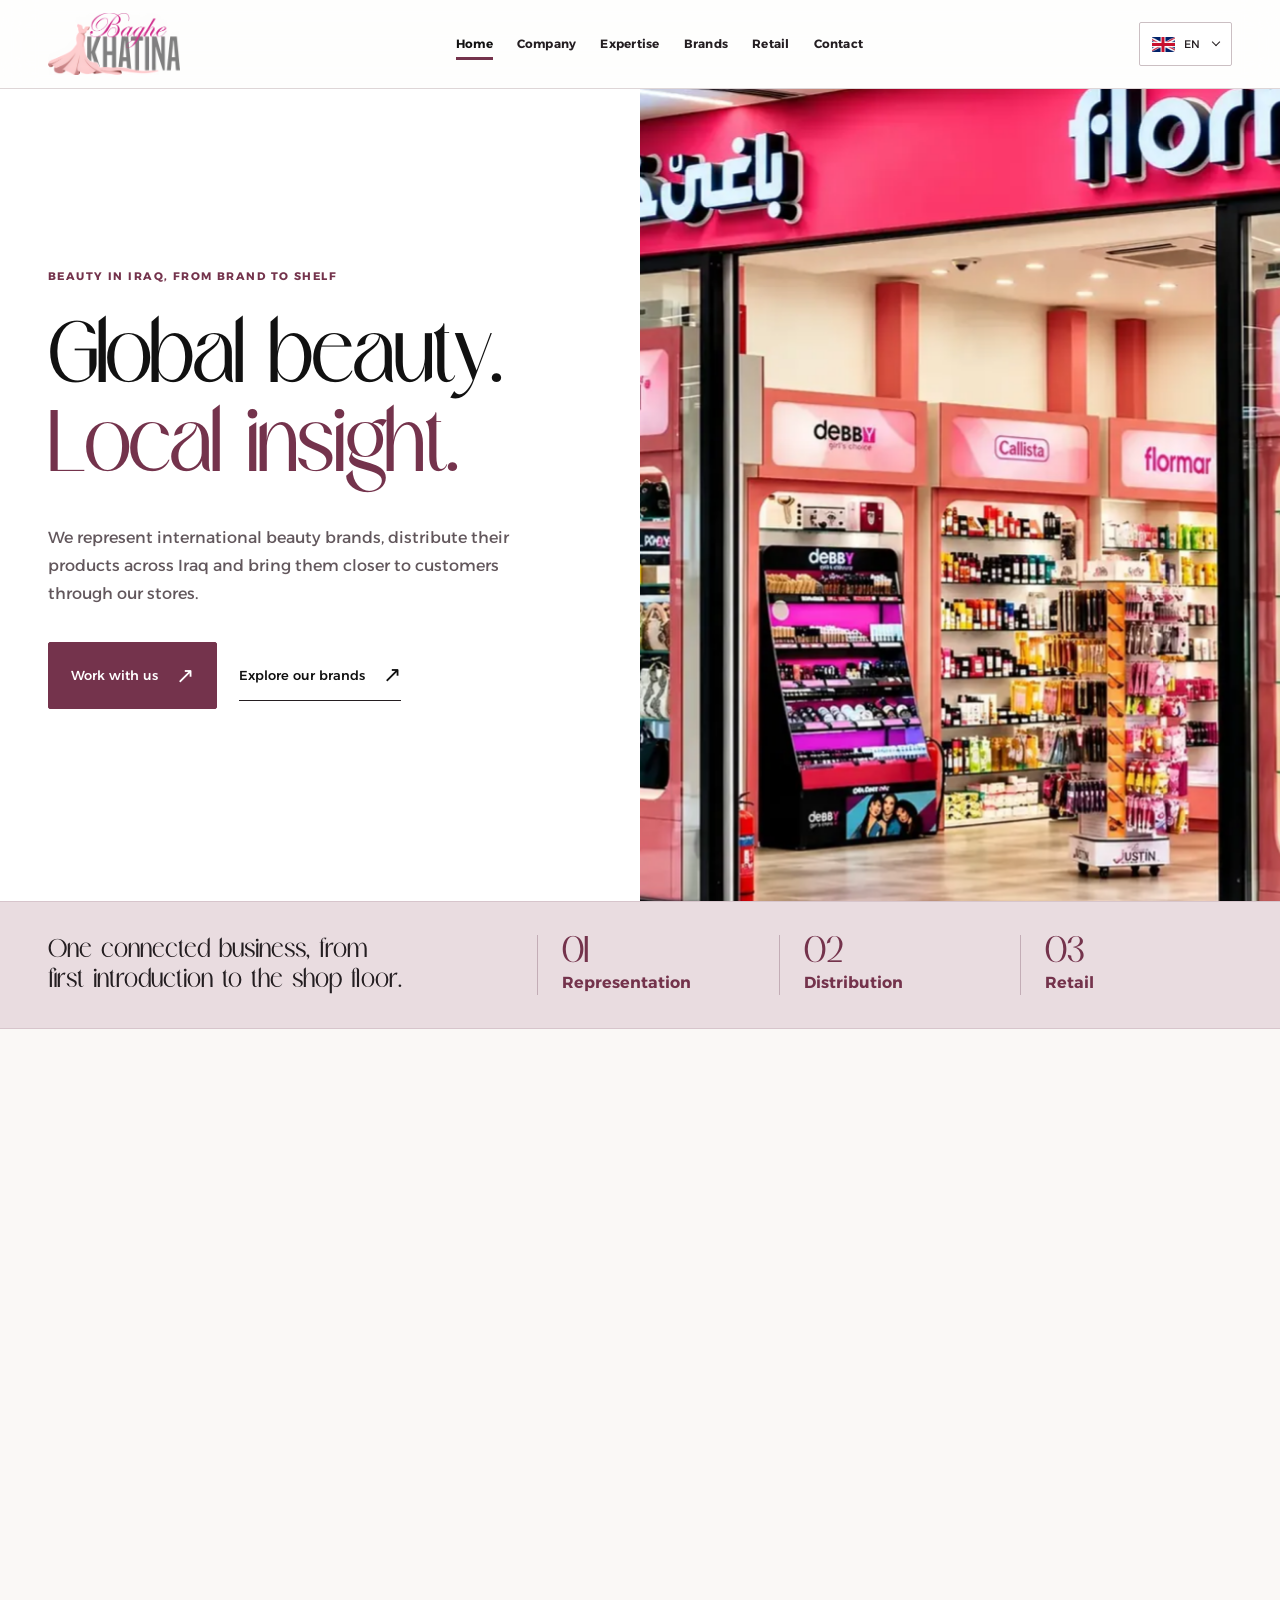
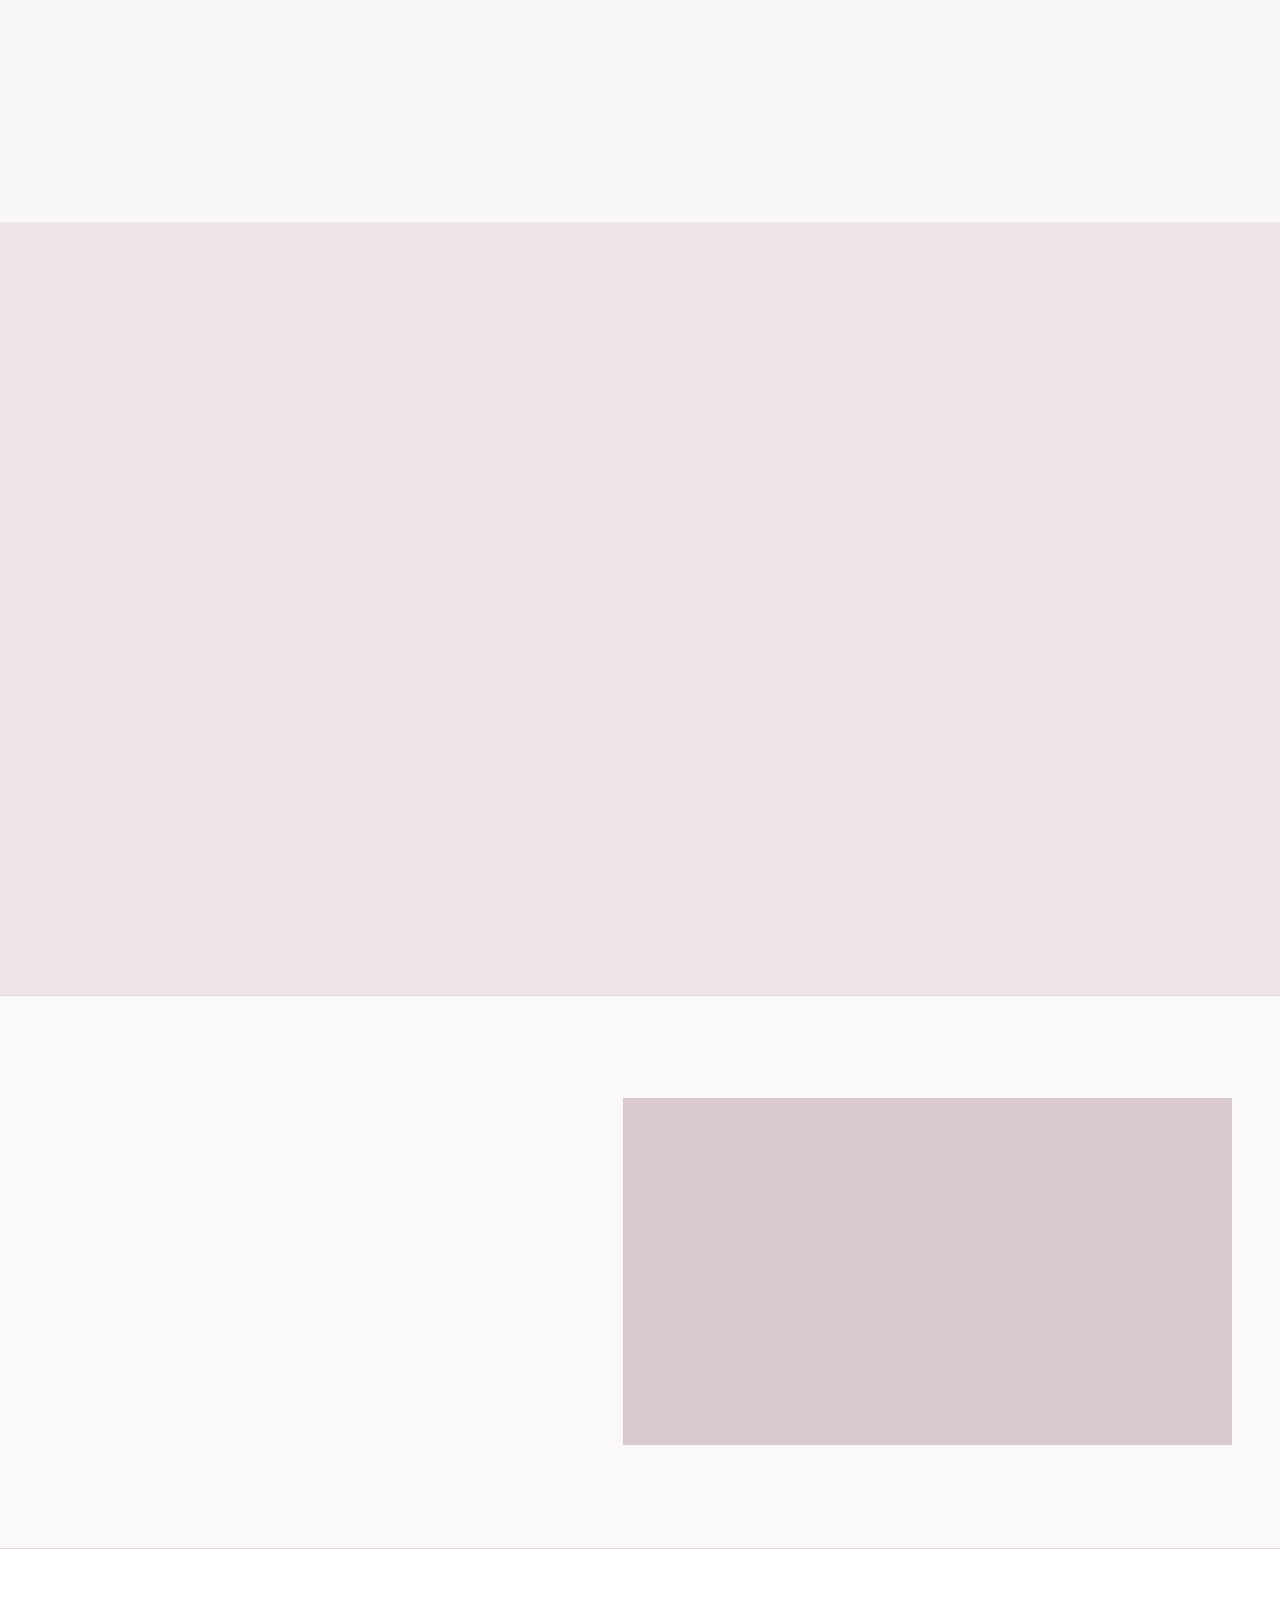
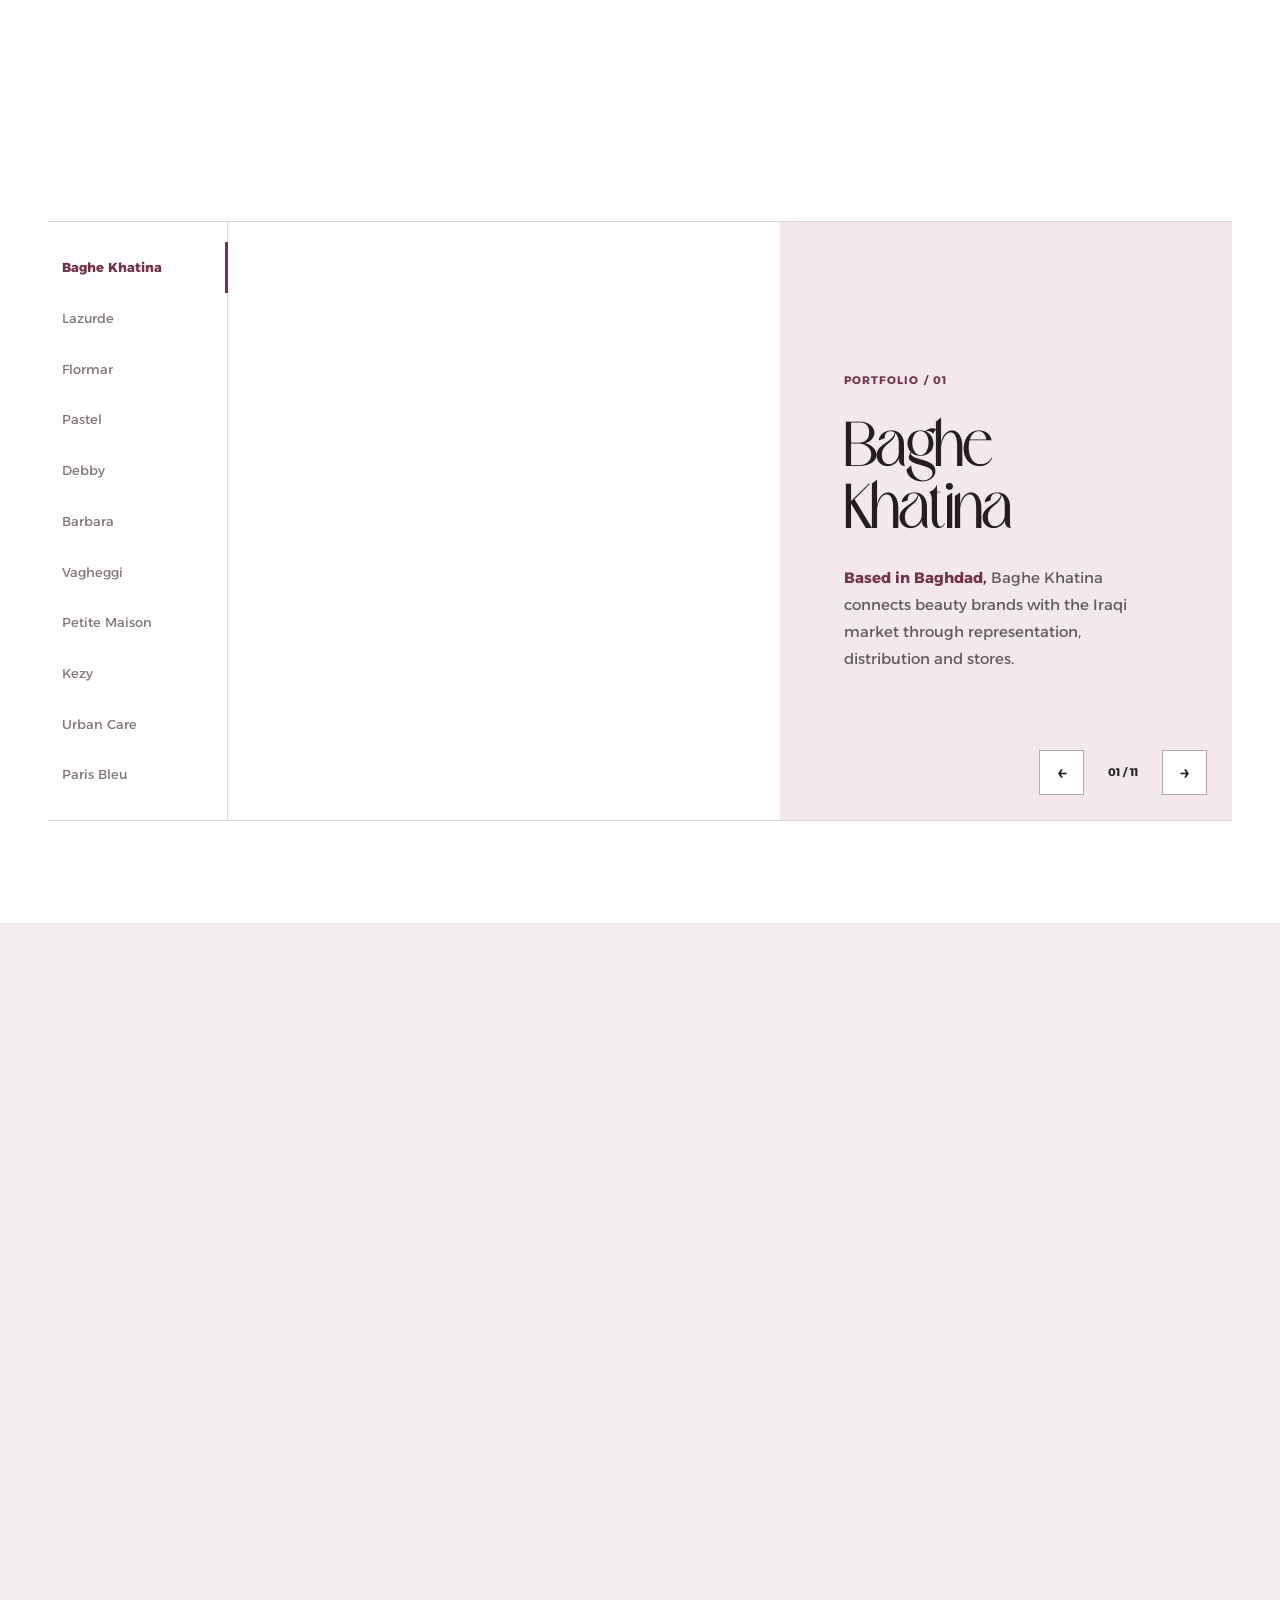
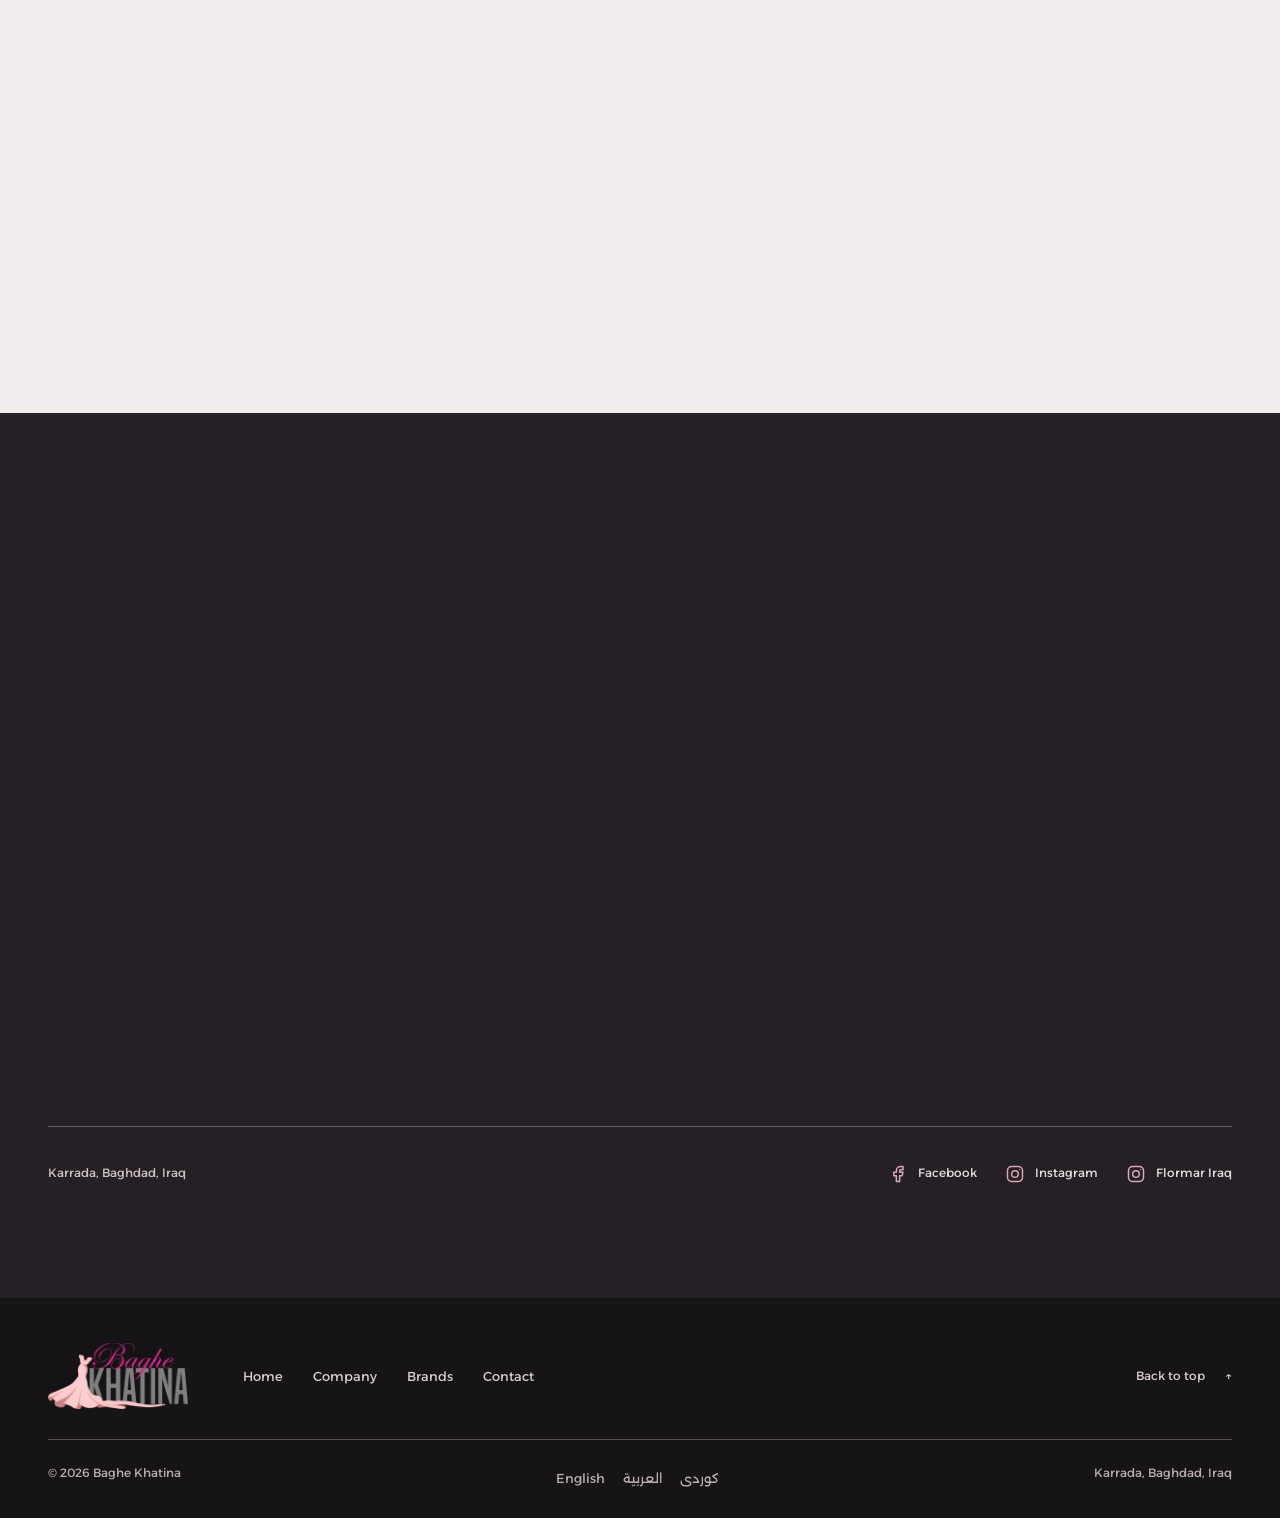
<file: index.html>
<!DOCTYPE html>

<html lang="en">
<head>
<meta charset="utf-8"/>
<meta content="width=device-width, initial-scale=1" name="viewport"/>
<meta http-equiv="Content-Security-Policy" content="default-src 'self'; script-src 'self'; style-src 'self'; img-src 'self'; font-src 'self'; connect-src 'none'; object-src 'none'; frame-src 'none'; base-uri 'self'; form-action 'none'"/>
<meta name="referrer" content="strict-origin-when-cross-origin"/>
<meta content="Baghe Khatina represents international beauty brands, distributes products across Iraq and brings them to customers through its stores." name="description"/>
<meta content="#faf9f6" name="theme-color"/>
<meta content="website" property="og:type"/>
<meta content="Baghe Khatina — Global beauty, rooted in Iraq" property="og:title"/>
<meta content="Baghe Khatina represents international beauty brands, distributes products across Iraq and brings them to customers through its stores." property="og:description"/>
<meta content="https://ameenshkur.github.io/baghe-khatina-website/assets/storefronts/baghe-khatina-flormar-storefront.webp" property="og:image"/>
<meta content="2000" property="og:image:width"/>
<meta content="1500" property="og:image:height"/>
<meta content="en_GB" property="og:locale"/>
<meta content="summary_large_image" name="twitter:card"/>
<link href="https://ameenshkur.github.io/baghe-khatina-website/index.html" rel="canonical"/>
<title>Baghe Khatina — Global beauty, rooted in Iraq</title>
<link href="assets/favicon.png" rel="icon" sizes="64x64" type="image/png"/>
<link href="assets/apple-touch-icon.png" rel="apple-touch-icon" sizes="180x180"/>
<link href="index.html" hreflang="en" rel="alternate"/>
<link href="ar.html" hreflang="ar" rel="alternate"/>
<link href="ku.html" hreflang="ckb" rel="alternate"/>
<link as="font" crossorigin="" href="assets/fonts/onest-variable.woff2" rel="preload" type="font/woff2"/>
<link as="font" crossorigin="" href="assets/fonts/alexandria-variable.woff2" rel="preload" type="font/woff2"/>
<link href="styles.css" rel="stylesheet"/>
<link href="refresh.css" rel="stylesheet"/>
<link href="assets/vendor/lenis/lenis.css" rel="stylesheet"/>
<script defer="" src="assets/vendor/lenis/lenis.min.js"></script>
<script defer="" src="script.js"></script>
</head>
<body id="top">
<a class="skip-link" href="#main">Skip to content</a>
<header class="site-header">
<div class="container header-inner">
<a aria-label="Baghe Khatina home" class="brand-home" href="#home"><img alt="Baghe Khatina" height="273" src="assets/baghe-khatina-logo.png" width="580"/></a>
<nav aria-label="Main navigation" class="main-nav" id="main-nav"><a aria-current="location" href="#home">Home</a><a href="#about">Company</a><a href="#business">Expertise</a><a href="#brands">Brands</a><a href="#presence">Retail</a><a href="#contact">Contact</a></nav>
<div class="header-actions">
<div class="language-picker"><button aria-controls="language-menu" aria-expanded="false" aria-label="Choose language" class="language-trigger" type="button"><img alt="" height="16" src="assets/flags/en.png" width="24"/><span>EN</span><span aria-hidden="true" class="chevron"></span></button><div class="language-menu" hidden="" id="language-menu"><a aria-current="page" href="index.html" lang="en"><img alt="" height="16" src="assets/flags/en.png" width="24"/>English</a><a dir="rtl" href="ar.html" lang="ar"><img alt="" height="16" src="assets/flags/ar.png" width="24"/>العربية</a><a dir="rtl" href="ku.html" lang="ckb"><img alt="" height="16" src="assets/flags/kurdistan.svg" width="24"/>کوردی</a></div></div>
<button aria-controls="main-nav" aria-expanded="false" aria-label="Open menu" class="menu-toggle" type="button"><span></span><span></span></button>
</div>
</div>
</header>
<main id="main">
<section aria-labelledby="hero-title" class="hero" id="home"><div class="hero-photo hero-photo--filled" data-photo-slot="hero-wide"><img src="assets/storefronts/baghe-khatina-flormar-storefront-1200.webp" srcset="assets/storefronts/baghe-khatina-flormar-storefront-1200.webp 1200w, assets/storefronts/baghe-khatina-flormar-storefront.webp 2000w" sizes="(max-width: 700px) 100vw, 50vw" alt="Baghe Khatina and Flormar storefront in a Baghdad shopping mall" width="2000" height="1500" fetchpriority="high" decoding="async"/></div>
<div class="container hero-content"><div class="hero-copy" data-reveal=""><p class="eyebrow">Beauty in Iraq, from brand to shelf</p><h1 id="hero-title">Global beauty.<br/><em>Local insight.</em></h1><p class="hero-description">We represent international beauty brands, distribute their products across Iraq and bring them closer to customers through our stores.</p><div class="hero-actions"><a class="hero-primary" href="#contact">Work with us<span aria-hidden="true" class="arrow-forward">↗</span></a><a class="hero-secondary" href="#brands">Explore our brands<span aria-hidden="true" class="arrow-forward">↗</span></a></div></div></div>
</section><div class="intro-band"><div class="container intro-inner"><p>One connected business, from first introduction to the shop floor.</p><div class="intro-stat"><strong>01</strong>Representation</div><div class="intro-stat"><strong>02</strong>Distribution</div><div class="intro-stat"><strong>03</strong>Retail</div></div></div><div aria-hidden="true" class="reading-progress"></div><a class="hero-scroll-cue" href="#about" aria-label="Explore the company"><span class="scroll-circle"><svg aria-hidden="true" fill="none" height="24" stroke="currentColor" stroke-linecap="round" stroke-linejoin="round" stroke-width="1.5" viewbox="0 0 24 24" width="24"><path d="M12 4v16M5 13l7 7 7-7"></path></svg></span></a>
<section aria-labelledby="about-title" class="about section-space" id="about">
<div class="container about-feature">
<figure class="about-photo" data-scroll-media><img src="assets/storefronts/baghe-khatina-storefront.webp" alt="Baghe Khatina storefront with its signature raspberry sign" loading="lazy" decoding="async" width="1600" height="2000"/></figure>
<div class="about-text" data-reveal><p class="eyebrow">The company</p><h2 id="about-title">Built in Baghdad.<br/>Connected to the world.</h2><p class="about-lead">Baghe Khatina brings international beauty brands closer to customers across Iraq.</p><div class="about-detail"><p>Beginning as a <strong>commercial agency for cosmetics and accessories</strong>, the company expanded through brand relationships into wholesale distribution and stores.</p><p>Today, our work brings together <strong>the people, products and places</strong> that let beauty brands grow in this market.</p></div></div>
</div></section>
<section aria-labelledby="expertise-title" class="expertise section-space" id="business">
<div class="container expertise-layout"><div class="expertise-intro" data-reveal=""><p class="eyebrow">What we do</p><h2 id="expertise-title">Three roles.<br/>One clear purpose.</h2><p><strong>From a brand’s first conversation in Iraq to its place on a shelf, our work connects the commercial steps.</strong></p></div><div class="expertise-list" data-reveal=""><article class="expertise-row"><span aria-hidden="true" class="row-index">01</span><div><h3>Representation</h3><p>We build commercial relationships between international beauty brands and the Iraqi market.</p></div></article><article class="expertise-row"><span aria-hidden="true" class="row-index">02</span><div><h3>Distribution</h3><p>Our wholesale network brings beauty products to stores and customers across Iraqi governorates.</p></div></article><article class="expertise-row"><span aria-hidden="true" class="row-index">03</span><div><h3>Retail</h3><p>Baghe Khatina and Flormar stores give customers a place to discover the products in person.</p></div></article></div></div>
</section>
<section aria-labelledby="reach-title" class="reach section-space" id="reach">
<div class="container">
<div class="reach-layout">
<div class="reach-intro" data-reveal=""><p class="eyebrow">Our reach</p><h2 id="reach-title">Present across Iraq.<br/>Close to customers.</h2><p>Our retail and wholesale network connects beauty brands with the places people shop across the country.</p></div>
<div class="reach-figures">
<article class="reach-figure" data-reveal=""><span class="reach-number" data-count="75">75</span><div><h3>Branches across Iraq</h3><p>A place for customers to discover products and meet our teams in person.</p></div></article>
<article class="reach-figure" data-reveal=""><span class="reach-number" data-count="300">300</span><div><h3>Wholesale points</h3><p>Our distribution network supplies cosmetics stores and pharmacies across Iraq.</p></div></article>
</div></div>
</div></section>
<section aria-labelledby="partners-title" class="partners section-space" id="brands">
<div class="container"><div class="section-heading" data-reveal=""><div><p class="eyebrow">The portfolio</p><h2 id="partners-title">Brands with a place here.</h2></div><p>Our own labels and international brand partners bring makeup, skincare, haircare and fragrance together in one portfolio.</p></div>
<div aria-label="The portfolio" class="partner-wall"><article class="partner-logo logo-baghe-khatina" data-reveal=""><div class="logo-stage"><img alt="Baghe Khatina" decoding="async" loading="lazy" src="assets/portfolio/baghe-khatina.webp"/></div><p><strong>Based in Baghdad,</strong> Baghe Khatina connects beauty brands with the Iraqi market through representation, distribution and stores.</p></article><article class="partner-logo logo-lazurde" data-reveal=""><div class="logo-stage"><img alt="Lazurde" decoding="async" loading="lazy" src="assets/portfolio/lazurde.webp"/></div><p><strong>Lazurde is our own line</strong> of cosmetics, skincare and haircare, bringing three everyday categories under one name.</p></article><article class="partner-logo logo-flormar" data-reveal=""><div class="logo-stage"><img alt="Flormar" decoding="async" loading="lazy" src="assets/portfolio/flormar.webp"/></div><p><strong>Flormar helped shape our beginnings.</strong> Its makeup products reach customers through our distribution work and stores.</p></article><article class="partner-logo logo-pastel" data-reveal=""><div class="logo-stage"><img alt="Pastel" decoding="async" loading="lazy" src="assets/portfolio/pastel.webp"/></div><p><strong>A Turkish colour cosmetics brand</strong> with a broad makeup range for everyday routines and expressive looks.</p></article><article class="partner-logo logo-debby" data-reveal=""><div class="logo-stage"><img alt="Debby" decoding="async" loading="lazy" src="assets/portfolio/debby.webp"/></div><p><strong>Italian makeup from the Deborah group,</strong> adding more colour and choice to our portfolio.</p></article><article class="partner-logo logo-barbara" data-reveal=""><div class="logo-stage"><img alt="Barbara" decoding="async" loading="lazy" src="assets/portfolio/barbara.webp"/></div><p><strong>Created by Baghe Khatina, Barbara</strong> brings together nail care, polish removers and fragrance under one of our own labels.</p></article><article class="partner-logo logo-vagheggi" data-reveal=""><div class="logo-stage"><img alt="Vagheggi" decoding="async" loading="lazy" src="assets/portfolio/vagheggi.webp"/></div><p><strong>Italian professional skincare</strong> with products and treatments focused on the needs of the skin.</p></article><article class="partner-logo logo-petite-maison" data-reveal=""><div class="logo-stage"><img alt="Petite Maison" decoding="async" loading="lazy" src="assets/portfolio/petite-maison.webp"/></div><p><strong>Turkish skincare</strong> with practical products for a simple, consistent daily routine.</p></article><article class="partner-logo logo-kezy" data-reveal=""><div class="logo-stage"><img alt="Kezy" decoding="async" loading="lazy" src="assets/portfolio/kezy.webp"/></div><p><strong>Professional haircare and colour</strong> made for the needs of salon work.</p></article><article class="partner-logo logo-urban-care" data-reveal=""><div class="logo-stage"><img alt="Urban Care" decoding="async" loading="lazy" src="assets/portfolio/urban-care.webp"/></div><p><strong>Turkish haircare</strong> with options for different hair needs and daily routines.</p></article><article class="partner-logo logo-paris-bleu" data-reveal=""><div class="logo-stage"><img alt="Paris Bleu" decoding="async" loading="lazy" src="assets/portfolio/paris-bleu.webp"/></div><p><strong>French fragrance</strong> that adds a distinct scent category to our wider beauty portfolio.</p></article></div>

</div>
</section>
<section aria-labelledby="retail-title" class="retail section-space" id="presence"><div class="container">
<div class="section-heading" data-reveal><div><p class="eyebrow">In store</p><h2 id="retail-title">Beauty, experienced<br/>in person.</h2></div><p>Our retail presence gives customers a direct connection to the brands and products in our portfolio.</p></div>
<div class="retail-feature" data-scroll-media><img src="assets/storefronts/flormar-store-interior.webp" alt="Beauty displays inside a Flormar store" loading="lazy" decoding="async" width="2000" height="1500"/><div class="retail-feature-card"><strong>Closer to the customer.</strong><p>Ask our team about store locations and available collections.</p><a class="text-link" href="#contact">Ask about stores <span aria-hidden="true">&#8599;</span></a></div></div>
</div></section>
<section aria-labelledby="contact-title" class="contact section-space" id="contact"><div class="container">
<div class="contact-intro" data-reveal><p class="eyebrow">Start a conversation</p><h2 id="contact-title">Let&rsquo;s find the right<br/>way to work together.</h2><p>Choose the route that fits your enquiry. Our team is based in Baghdad.</p></div>
<div class="contact-directory"><a class="contact-route featured" href="mailto:info@baghekhatina.com?subject=Brand%20partnership%20enquiry" data-reveal><span class="route-number">01 / BRAND PARTNERSHIPS</span><span class="route-label">Represent your brand</span><span class="route-value">Email our team <span aria-hidden="true">&#8599;</span></span></a><a class="contact-route" href="mailto:info@baghekhatina.com?subject=Wholesale%20enquiry" data-reveal><span class="route-number">02 / WHOLESALE</span><span class="route-label">Discuss distribution</span><span class="route-value">info@baghekhatina.com <span aria-hidden="true">&#8599;</span></span></a><a class="contact-route" href="tel:+9647700066669" data-reveal><span class="route-number">03 / STORES & GENERAL</span><span class="route-label">Speak with us</span><span class="route-value" dir="ltr">+964 770 006 6669 <span aria-hidden="true">&#8599;</span></span></a></div>
<div class="contact-bottom"><span>Karrada, Baghdad, Iraq</span><div class="contact-socials"><a href="https://www.facebook.com/Baxe-Xatina-209788899145815" rel="noopener noreferrer" target="_blank"><svg aria-hidden="true" focusable="false" viewBox="0 0 24 24" fill="none" stroke="currentColor" stroke-width="1.8" stroke-linecap="round" stroke-linejoin="round"><path d="M7 10v4h3v7h4v-7h3l1-4h-4V8a1 1 0 0 1 1-1h3V3h-3a5 5 0 0 0-5 5v2H7z"/></svg><span>Facebook</span></a><a href="https://www.instagram.com/baghekhatina/" rel="noopener noreferrer" target="_blank"><svg aria-hidden="true" focusable="false" viewBox="0 0 24 24" fill="none" stroke="currentColor" stroke-width="1.8" stroke-linecap="round" stroke-linejoin="round"><rect x="3" y="3" width="18" height="18" rx="5"/><circle cx="12" cy="12" r="4"/><circle cx="17.5" cy="6.5" r=".8" fill="currentColor" stroke="none"/></svg><span>Instagram</span></a><a href="https://www.instagram.com/flormar_iraq/" rel="noopener noreferrer" target="_blank"><svg aria-hidden="true" focusable="false" viewBox="0 0 24 24" fill="none" stroke="currentColor" stroke-width="1.8" stroke-linecap="round" stroke-linejoin="round"><rect x="3" y="3" width="18" height="18" rx="5"/><circle cx="12" cy="12" r="4"/><circle cx="17.5" cy="6.5" r=".8" fill="currentColor" stroke="none"/></svg><span>Flormar Iraq</span></a></div></div>
</div></section>
</main>
<footer class="site-footer"><div class="container footer-top"><a aria-label="Baghe Khatina" href="#top"><img alt="Baghe Khatina" height="273" src="assets/baghe-khatina-logo.png" width="580"/></a><nav aria-label="Footer navigation"><a href="#home">Home</a><a href="#about">Company</a><a href="#brands">Brands</a><a href="#contact">Contact</a></nav><a class="back-top" href="#top">Back to top <span aria-hidden="true">↑</span></a></div><div class="container footer-bottom"><span>© <span id="year">2026</span> Baghe Khatina</span><div class="footer-languages"><a dir="ltr" href="index.html" lang="en">English</a><a dir="rtl" href="ar.html" lang="ar">العربية</a><a dir="rtl" href="ku.html" lang="ckb">کوردی</a></div><span>Karrada, Baghdad, Iraq</span></div></footer>
</body>
</html>
</file>
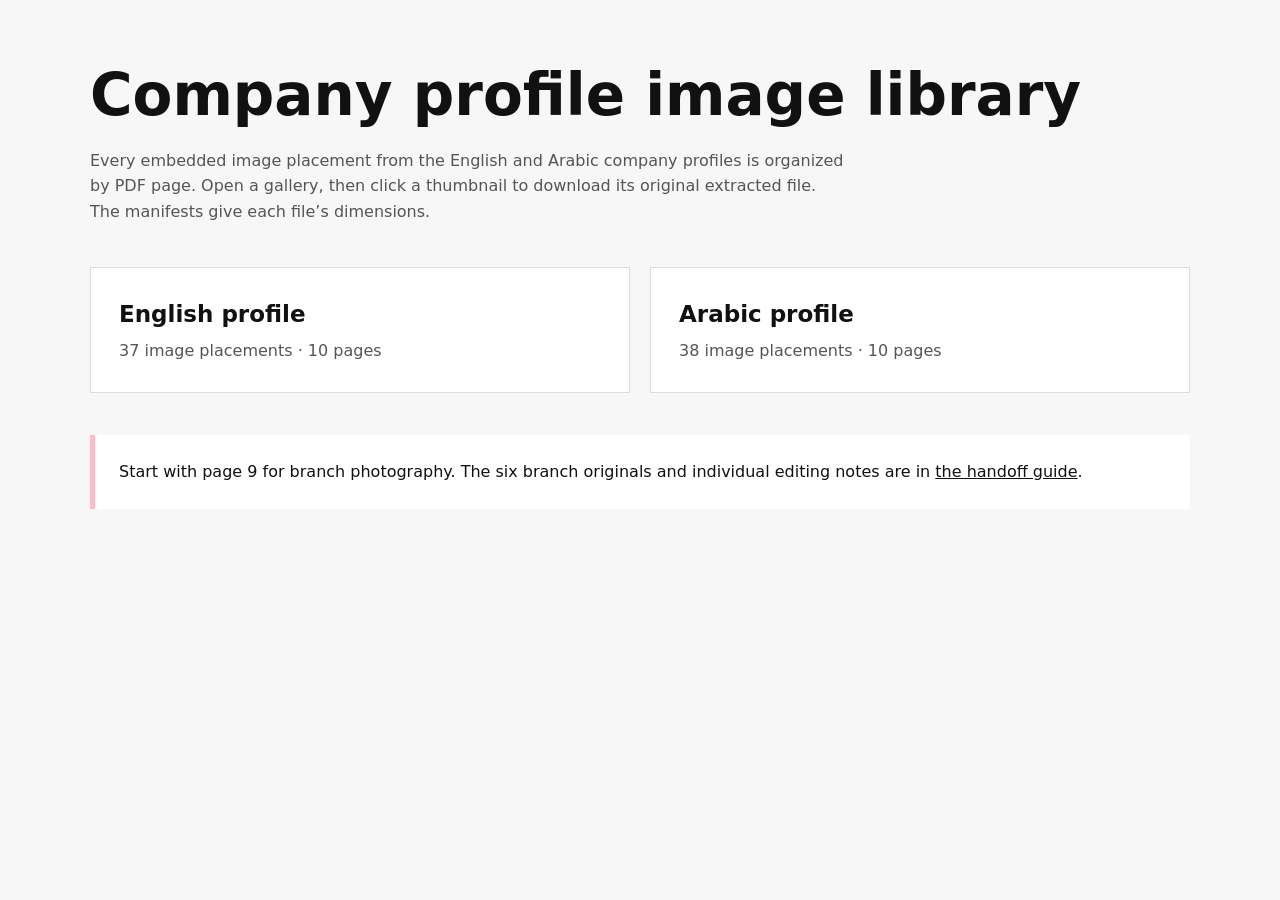
<file: profile-images/index.html>
<!doctype html>
<html lang="en">
<meta charset="utf-8">
<meta name="viewport" content="width=device-width,initial-scale=1">
<title>Baghe Khatina profile image library</title>
<style>
body{margin:0;padding:clamp(24px,5vw,70px);background:#f7f7f7;color:#111;font:16px/1.6 system-ui,sans-serif}
main{max-width:1100px;margin:auto}h1{font-size:clamp(30px,5vw,58px);line-height:1.1;margin:0 0 20px}
.intro{max-width:760px;color:#555}.links{display:grid;grid-template-columns:repeat(2,minmax(0,1fr));gap:20px;margin:42px 0}
a{display:block;padding:28px;background:#fff;border:1px solid #ddd;color:#111;text-decoration:none}
a:hover,a:focus-visible{border-color:#111;background:#fff1f3}a strong{display:block;font-size:23px}a span{display:block;margin-top:6px;color:#555}
.note{padding:24px;border-left:5px solid #febcc8;background:#fff}
.note a{display:inline;padding:0;border:0;background:none;text-decoration:underline}
@media(max-width:600px){.links{grid-template-columns:1fr}}
</style>
<main>
  <h1>Company profile image library</h1>
  <p class="intro">Every embedded image placement from the English and Arabic company profiles is organized by PDF page. Open a gallery, then click a thumbnail to download its original extracted file. The manifests give each file’s dimensions.</p>
  <div class="links">
    <a href="extracted/english/index.html"><strong>English profile</strong><span>37 image placements · 10 pages</span></a>
    <a href="extracted/arabic/index.html"><strong>Arabic profile</strong><span>38 image placements · 10 pages</span></a>
  </div>
  <p class="note">Start with page 9 for branch photography. The six branch originals and individual editing notes are in <a href="README.md">the handoff guide</a>.</p>
</main>
</html>
</file>
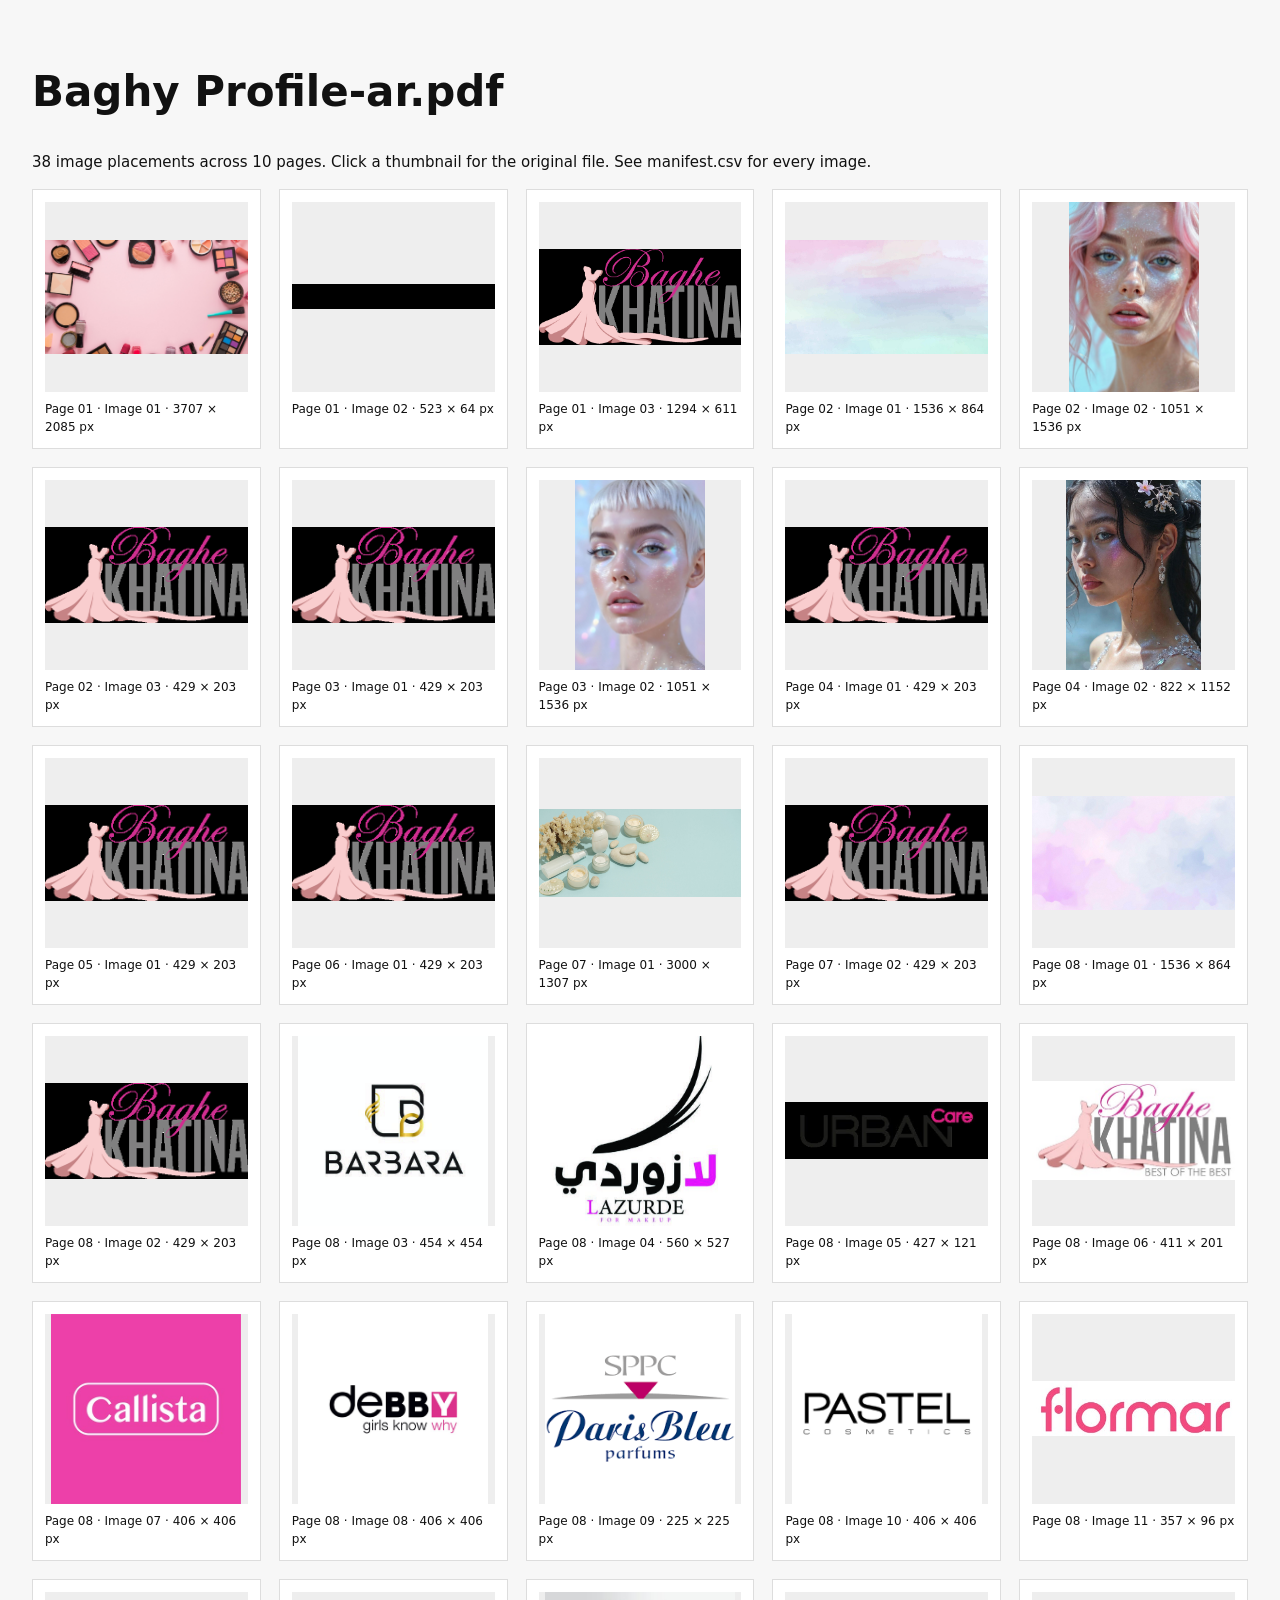
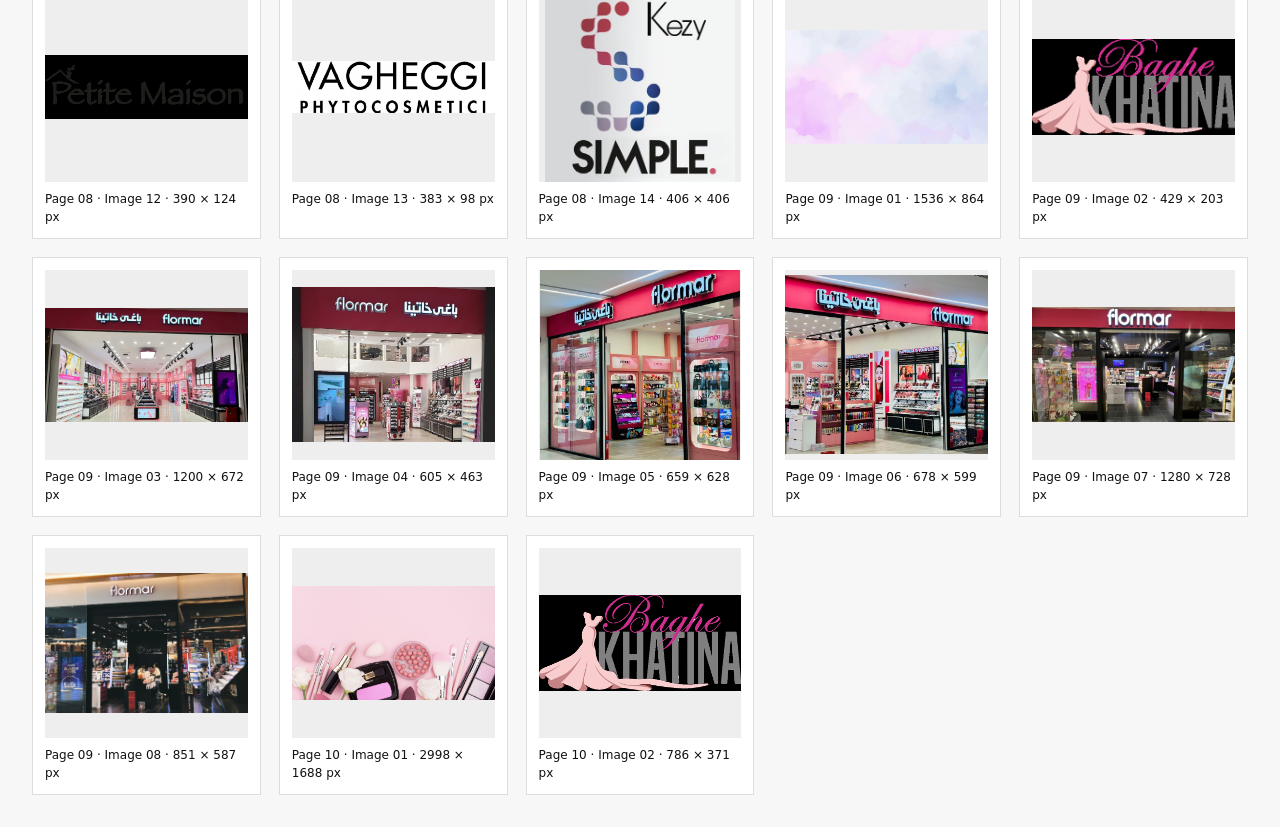
<file: profile-images/extracted/arabic/index.html>
<!doctype html><html lang="en"><meta charset="utf-8"><meta name="viewport" content="width=device-width,initial-scale=1"><title>Baghy Profile-ar.pdf images</title><style>body{font:15px/1.5 system-ui;margin:0;padding:32px;background:#f7f7f7;color:#111}main{max-width:1400px;margin:auto}h1{font-size:clamp(24px,4vw,42px)}.grid{display:grid;grid-template-columns:repeat(auto-fill,minmax(220px,1fr));gap:18px}figure{margin:0;padding:12px;background:#fff;border:1px solid #ddd}img{display:block;width:100%;height:190px;object-fit:contain;background:#eee}figcaption{padding-top:8px;font-size:12px}a{color:inherit}</style><main><h1>Baghy Profile-ar.pdf</h1><p>38 image placements across 10 pages. Click a thumbnail for the original file. See manifest.csv for every image.</p><div class="grid"><figure><a href="page-01/image-01-xref-712.jpeg"><img src="page-01/image-01-xref-712.jpeg" alt="Page 1, image 1" loading="lazy"></a><figcaption>Page 01 · Image 01 · 3707 × 2085 px</figcaption></figure>
<figure><a href="page-01/image-02-xref-714.png"><img src="page-01/image-02-xref-714.png" alt="Page 1, image 2" loading="lazy"></a><figcaption>Page 01 · Image 02 · 523 × 64 px</figcaption></figure>
<figure><a href="page-01/image-03-xref-716.png"><img src="page-01/image-03-xref-716.png" alt="Page 1, image 3" loading="lazy"></a><figcaption>Page 01 · Image 03 · 1294 × 611 px</figcaption></figure>
<figure><a href="page-02/image-01-xref-4.jpeg"><img src="page-02/image-01-xref-4.jpeg" alt="Page 2, image 1" loading="lazy"></a><figcaption>Page 02 · Image 01 · 1536 × 864 px</figcaption></figure>
<figure><a href="page-02/image-02-xref-6.jpeg"><img src="page-02/image-02-xref-6.jpeg" alt="Page 2, image 2" loading="lazy"></a><figcaption>Page 02 · Image 02 · 1051 × 1536 px</figcaption></figure>
<figure><a href="page-02/image-03-xref-66.png"><img src="page-02/image-03-xref-66.png" alt="Page 2, image 3" loading="lazy"></a><figcaption>Page 02 · Image 03 · 429 × 203 px</figcaption></figure>
<figure><a href="page-03/image-01-xref-66.png"><img src="page-03/image-01-xref-66.png" alt="Page 3, image 1" loading="lazy"></a><figcaption>Page 03 · Image 01 · 429 × 203 px</figcaption></figure>
<figure><a href="page-03/image-02-xref-10.jpeg"><img src="page-03/image-02-xref-10.jpeg" alt="Page 3, image 2" loading="lazy"></a><figcaption>Page 03 · Image 02 · 1051 × 1536 px</figcaption></figure>
<figure><a href="page-04/image-01-xref-66.png"><img src="page-04/image-01-xref-66.png" alt="Page 4, image 1" loading="lazy"></a><figcaption>Page 04 · Image 01 · 429 × 203 px</figcaption></figure>
<figure><a href="page-04/image-02-xref-14.jpeg"><img src="page-04/image-02-xref-14.jpeg" alt="Page 4, image 2" loading="lazy"></a><figcaption>Page 04 · Image 02 · 822 × 1152 px</figcaption></figure>
<figure><a href="page-05/image-01-xref-66.png"><img src="page-05/image-01-xref-66.png" alt="Page 5, image 1" loading="lazy"></a><figcaption>Page 05 · Image 01 · 429 × 203 px</figcaption></figure>
<figure><a href="page-06/image-01-xref-66.png"><img src="page-06/image-01-xref-66.png" alt="Page 6, image 1" loading="lazy"></a><figcaption>Page 06 · Image 01 · 429 × 203 px</figcaption></figure>
<figure><a href="page-07/image-01-xref-21.jpeg"><img src="page-07/image-01-xref-21.jpeg" alt="Page 7, image 1" loading="lazy"></a><figcaption>Page 07 · Image 01 · 3000 × 1307 px</figcaption></figure>
<figure><a href="page-07/image-02-xref-66.png"><img src="page-07/image-02-xref-66.png" alt="Page 7, image 2" loading="lazy"></a><figcaption>Page 07 · Image 02 · 429 × 203 px</figcaption></figure>
<figure><a href="page-08/image-01-xref-80.jpeg"><img src="page-08/image-01-xref-80.jpeg" alt="Page 8, image 1" loading="lazy"></a><figcaption>Page 08 · Image 01 · 1536 × 864 px</figcaption></figure>
<figure><a href="page-08/image-02-xref-66.png"><img src="page-08/image-02-xref-66.png" alt="Page 8, image 2" loading="lazy"></a><figcaption>Page 08 · Image 02 · 429 × 203 px</figcaption></figure>
<figure><a href="page-08/image-03-xref-30.jpeg"><img src="page-08/image-03-xref-30.jpeg" alt="Page 8, image 3" loading="lazy"></a><figcaption>Page 08 · Image 03 · 454 × 454 px</figcaption></figure>
<figure><a href="page-08/image-04-xref-31.jpeg"><img src="page-08/image-04-xref-31.jpeg" alt="Page 8, image 4" loading="lazy"></a><figcaption>Page 08 · Image 04 · 560 × 527 px</figcaption></figure>
<figure><a href="page-08/image-05-xref-33.jpeg"><img src="page-08/image-05-xref-33.jpeg" alt="Page 8, image 5" loading="lazy"></a><figcaption>Page 08 · Image 05 · 427 × 121 px</figcaption></figure>
<figure><a href="page-08/image-06-xref-34.jpeg"><img src="page-08/image-06-xref-34.jpeg" alt="Page 8, image 6" loading="lazy"></a><figcaption>Page 08 · Image 06 · 411 × 201 px</figcaption></figure>
<figure><a href="page-08/image-07-xref-35.jpeg"><img src="page-08/image-07-xref-35.jpeg" alt="Page 8, image 7" loading="lazy"></a><figcaption>Page 08 · Image 07 · 406 × 406 px</figcaption></figure>
<figure><a href="page-08/image-08-xref-36.png"><img src="page-08/image-08-xref-36.png" alt="Page 8, image 8" loading="lazy"></a><figcaption>Page 08 · Image 08 · 406 × 406 px</figcaption></figure>
<figure><a href="page-08/image-09-xref-37.png"><img src="page-08/image-09-xref-37.png" alt="Page 8, image 9" loading="lazy"></a><figcaption>Page 08 · Image 09 · 225 × 225 px</figcaption></figure>
<figure><a href="page-08/image-10-xref-38.png"><img src="page-08/image-10-xref-38.png" alt="Page 8, image 10" loading="lazy"></a><figcaption>Page 08 · Image 10 · 406 × 406 px</figcaption></figure>
<figure><a href="page-08/image-11-xref-39.jpeg"><img src="page-08/image-11-xref-39.jpeg" alt="Page 8, image 11" loading="lazy"></a><figcaption>Page 08 · Image 11 · 357 × 96 px</figcaption></figure>
<figure><a href="page-08/image-12-xref-41.png"><img src="page-08/image-12-xref-41.png" alt="Page 8, image 12" loading="lazy"></a><figcaption>Page 08 · Image 12 · 390 × 124 px</figcaption></figure>
<figure><a href="page-08/image-13-xref-42.png"><img src="page-08/image-13-xref-42.png" alt="Page 8, image 13" loading="lazy"></a><figcaption>Page 08 · Image 13 · 383 × 98 px</figcaption></figure>
<figure><a href="page-08/image-14-xref-43.jpeg"><img src="page-08/image-14-xref-43.jpeg" alt="Page 8, image 14" loading="lazy"></a><figcaption>Page 08 · Image 14 · 406 × 406 px</figcaption></figure>
<figure><a href="page-09/image-01-xref-80.jpeg"><img src="page-09/image-01-xref-80.jpeg" alt="Page 9, image 1" loading="lazy"></a><figcaption>Page 09 · Image 01 · 1536 × 864 px</figcaption></figure>
<figure><a href="page-09/image-02-xref-66.png"><img src="page-09/image-02-xref-66.png" alt="Page 9, image 2" loading="lazy"></a><figcaption>Page 09 · Image 02 · 429 × 203 px</figcaption></figure>
<figure><a href="page-09/image-03-xref-48.jpeg"><img src="page-09/image-03-xref-48.jpeg" alt="Page 9, image 3" loading="lazy"></a><figcaption>Page 09 · Image 03 · 1200 × 672 px</figcaption></figure>
<figure><a href="page-09/image-04-xref-49.jpeg"><img src="page-09/image-04-xref-49.jpeg" alt="Page 9, image 4" loading="lazy"></a><figcaption>Page 09 · Image 04 · 605 × 463 px</figcaption></figure>
<figure><a href="page-09/image-05-xref-50.jpeg"><img src="page-09/image-05-xref-50.jpeg" alt="Page 9, image 5" loading="lazy"></a><figcaption>Page 09 · Image 05 · 659 × 628 px</figcaption></figure>
<figure><a href="page-09/image-06-xref-51.jpeg"><img src="page-09/image-06-xref-51.jpeg" alt="Page 9, image 6" loading="lazy"></a><figcaption>Page 09 · Image 06 · 678 × 599 px</figcaption></figure>
<figure><a href="page-09/image-07-xref-52.jpeg"><img src="page-09/image-07-xref-52.jpeg" alt="Page 9, image 7" loading="lazy"></a><figcaption>Page 09 · Image 07 · 1280 × 728 px</figcaption></figure>
<figure><a href="page-09/image-08-xref-53.jpeg"><img src="page-09/image-08-xref-53.jpeg" alt="Page 9, image 8" loading="lazy"></a><figcaption>Page 09 · Image 08 · 851 × 587 px</figcaption></figure>
<figure><a href="page-10/image-01-xref-56.jpeg"><img src="page-10/image-01-xref-56.jpeg" alt="Page 10, image 1" loading="lazy"></a><figcaption>Page 10 · Image 01 · 2998 × 1688 px</figcaption></figure>
<figure><a href="page-10/image-02-xref-58.png"><img src="page-10/image-02-xref-58.png" alt="Page 10, image 2" loading="lazy"></a><figcaption>Page 10 · Image 02 · 786 × 371 px</figcaption></figure></div></main></html>
</file>
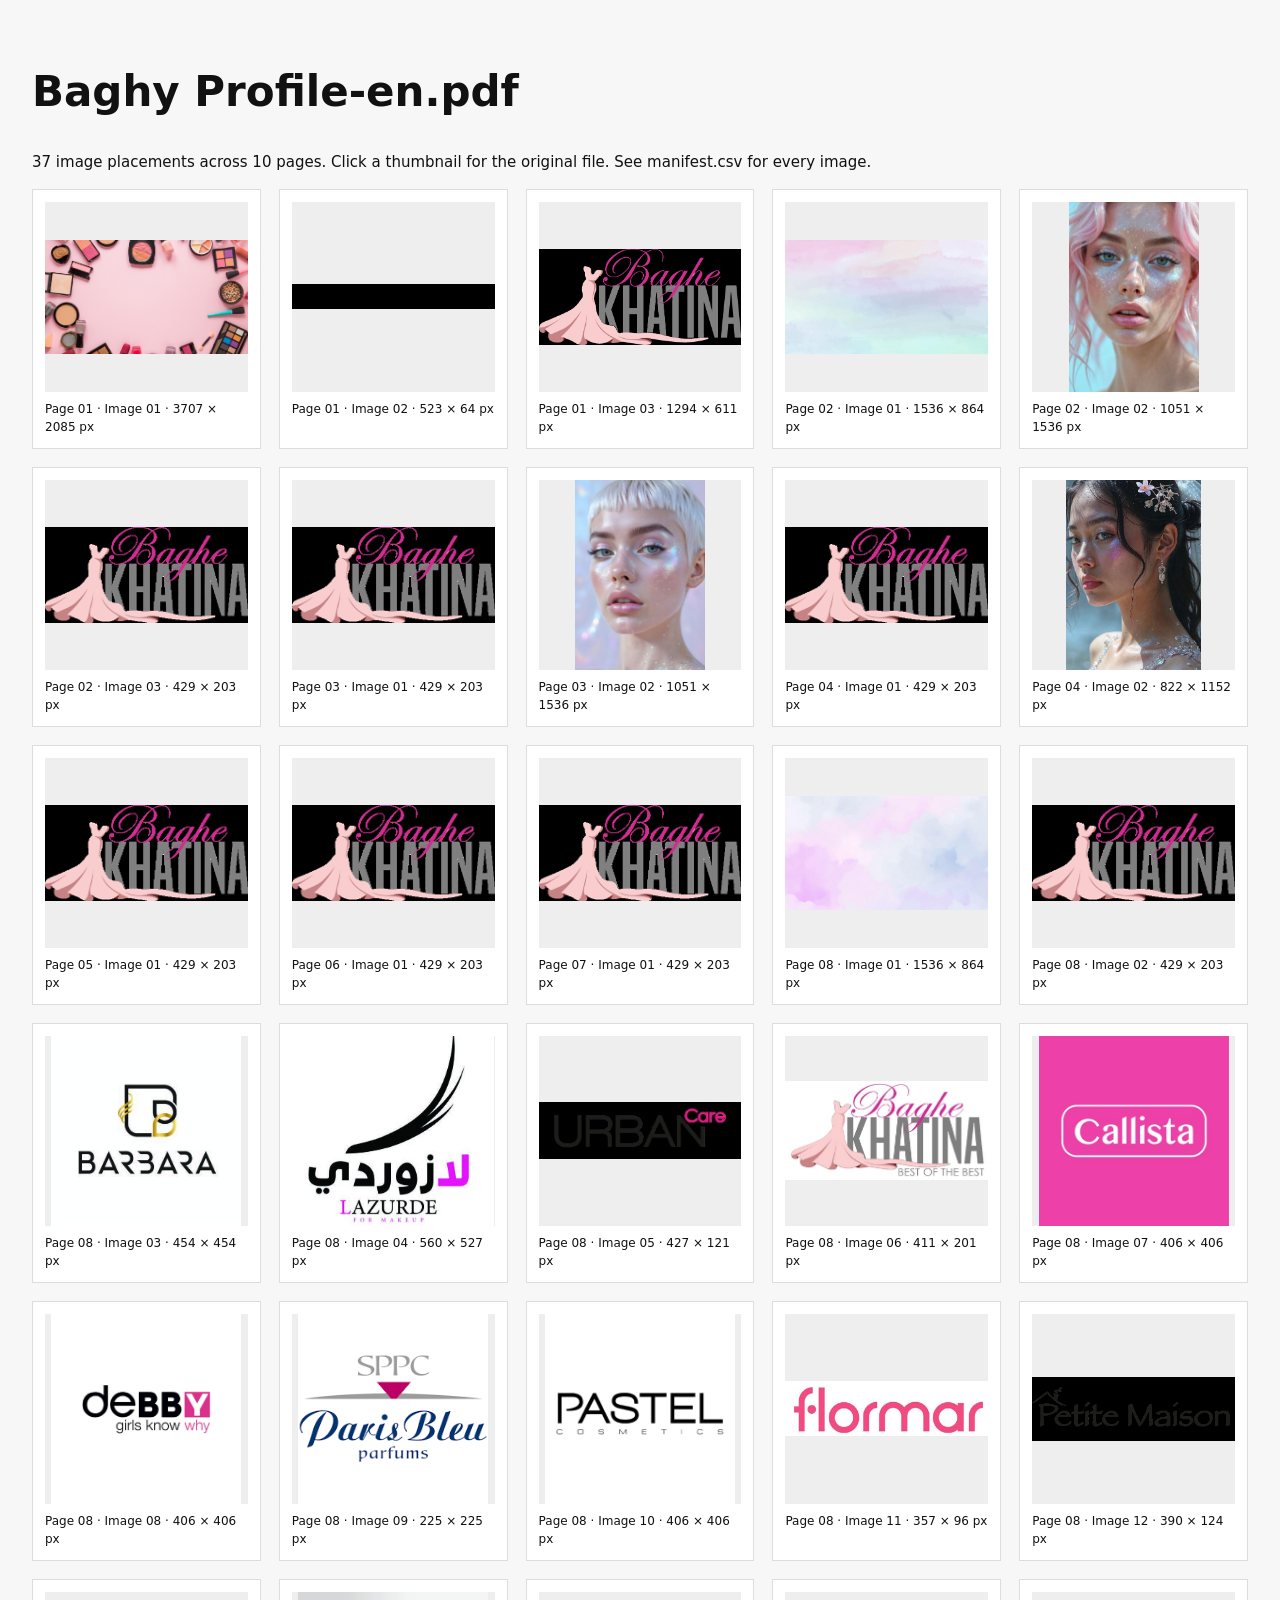
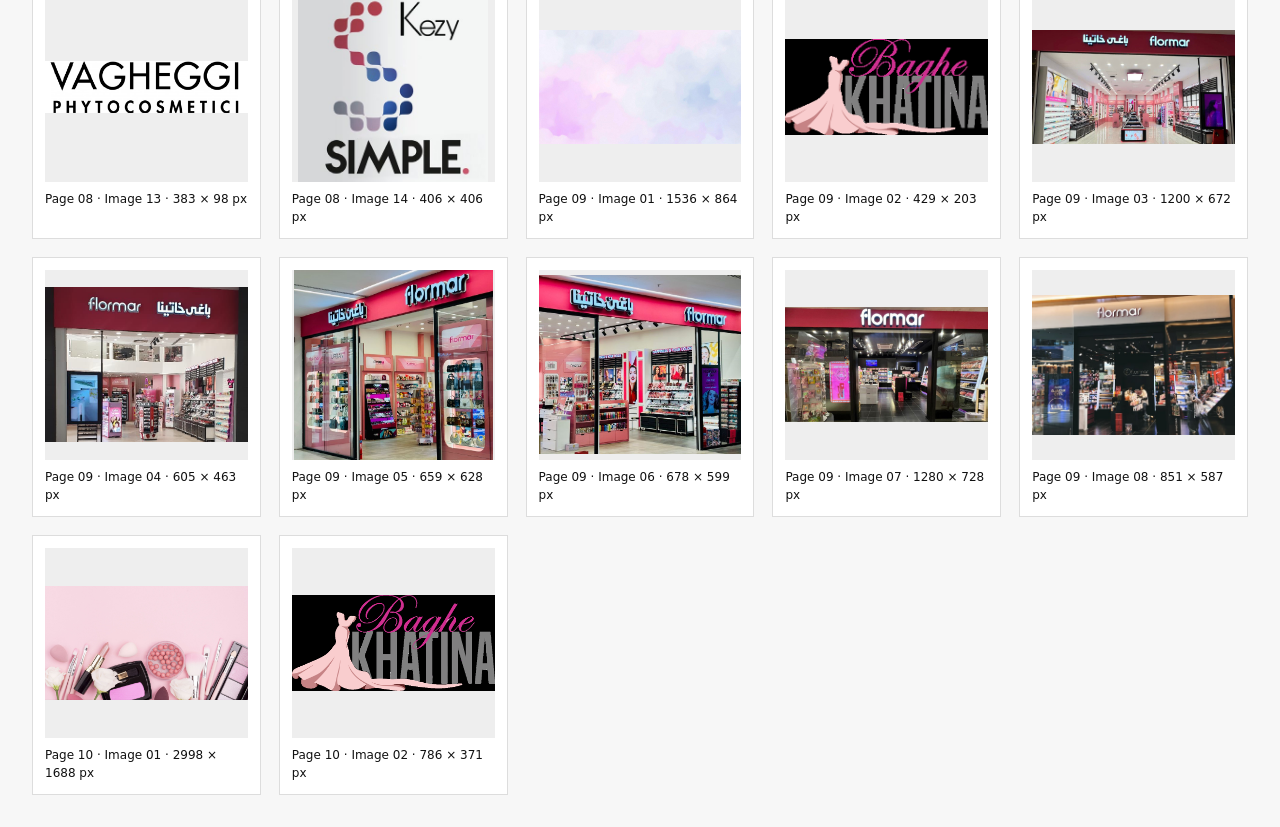
<file: profile-images/extracted/english/index.html>
<!doctype html><html lang="en"><meta charset="utf-8"><meta name="viewport" content="width=device-width,initial-scale=1"><title>Baghy Profile-en.pdf images</title><style>body{font:15px/1.5 system-ui;margin:0;padding:32px;background:#f7f7f7;color:#111}main{max-width:1400px;margin:auto}h1{font-size:clamp(24px,4vw,42px)}.grid{display:grid;grid-template-columns:repeat(auto-fill,minmax(220px,1fr));gap:18px}figure{margin:0;padding:12px;background:#fff;border:1px solid #ddd}img{display:block;width:100%;height:190px;object-fit:contain;background:#eee}figcaption{padding-top:8px;font-size:12px}a{color:inherit}</style><main><h1>Baghy Profile-en.pdf</h1><p>37 image placements across 10 pages. Click a thumbnail for the original file. See manifest.csv for every image.</p><div class="grid"><figure><a href="page-01/image-01-xref-698.jpeg"><img src="page-01/image-01-xref-698.jpeg" alt="Page 1, image 1" loading="lazy"></a><figcaption>Page 01 · Image 01 · 3707 × 2085 px</figcaption></figure>
<figure><a href="page-01/image-02-xref-700.png"><img src="page-01/image-02-xref-700.png" alt="Page 1, image 2" loading="lazy"></a><figcaption>Page 01 · Image 02 · 523 × 64 px</figcaption></figure>
<figure><a href="page-01/image-03-xref-702.png"><img src="page-01/image-03-xref-702.png" alt="Page 1, image 3" loading="lazy"></a><figcaption>Page 01 · Image 03 · 1294 × 611 px</figcaption></figure>
<figure><a href="page-02/image-01-xref-4.jpeg"><img src="page-02/image-01-xref-4.jpeg" alt="Page 2, image 1" loading="lazy"></a><figcaption>Page 02 · Image 01 · 1536 × 864 px</figcaption></figure>
<figure><a href="page-02/image-02-xref-6.jpeg"><img src="page-02/image-02-xref-6.jpeg" alt="Page 2, image 2" loading="lazy"></a><figcaption>Page 02 · Image 02 · 1051 × 1536 px</figcaption></figure>
<figure><a href="page-02/image-03-xref-61.png"><img src="page-02/image-03-xref-61.png" alt="Page 2, image 3" loading="lazy"></a><figcaption>Page 02 · Image 03 · 429 × 203 px</figcaption></figure>
<figure><a href="page-03/image-01-xref-61.png"><img src="page-03/image-01-xref-61.png" alt="Page 3, image 1" loading="lazy"></a><figcaption>Page 03 · Image 01 · 429 × 203 px</figcaption></figure>
<figure><a href="page-03/image-02-xref-10.jpeg"><img src="page-03/image-02-xref-10.jpeg" alt="Page 3, image 2" loading="lazy"></a><figcaption>Page 03 · Image 02 · 1051 × 1536 px</figcaption></figure>
<figure><a href="page-04/image-01-xref-61.png"><img src="page-04/image-01-xref-61.png" alt="Page 4, image 1" loading="lazy"></a><figcaption>Page 04 · Image 01 · 429 × 203 px</figcaption></figure>
<figure><a href="page-04/image-02-xref-14.jpeg"><img src="page-04/image-02-xref-14.jpeg" alt="Page 4, image 2" loading="lazy"></a><figcaption>Page 04 · Image 02 · 822 × 1152 px</figcaption></figure>
<figure><a href="page-05/image-01-xref-61.png"><img src="page-05/image-01-xref-61.png" alt="Page 5, image 1" loading="lazy"></a><figcaption>Page 05 · Image 01 · 429 × 203 px</figcaption></figure>
<figure><a href="page-06/image-01-xref-61.png"><img src="page-06/image-01-xref-61.png" alt="Page 6, image 1" loading="lazy"></a><figcaption>Page 06 · Image 01 · 429 × 203 px</figcaption></figure>
<figure><a href="page-07/image-01-xref-61.png"><img src="page-07/image-01-xref-61.png" alt="Page 7, image 1" loading="lazy"></a><figcaption>Page 07 · Image 01 · 429 × 203 px</figcaption></figure>
<figure><a href="page-08/image-01-xref-75.jpeg"><img src="page-08/image-01-xref-75.jpeg" alt="Page 8, image 1" loading="lazy"></a><figcaption>Page 08 · Image 01 · 1536 × 864 px</figcaption></figure>
<figure><a href="page-08/image-02-xref-61.png"><img src="page-08/image-02-xref-61.png" alt="Page 8, image 2" loading="lazy"></a><figcaption>Page 08 · Image 02 · 429 × 203 px</figcaption></figure>
<figure><a href="page-08/image-03-xref-29.jpeg"><img src="page-08/image-03-xref-29.jpeg" alt="Page 8, image 3" loading="lazy"></a><figcaption>Page 08 · Image 03 · 454 × 454 px</figcaption></figure>
<figure><a href="page-08/image-04-xref-30.jpeg"><img src="page-08/image-04-xref-30.jpeg" alt="Page 8, image 4" loading="lazy"></a><figcaption>Page 08 · Image 04 · 560 × 527 px</figcaption></figure>
<figure><a href="page-08/image-05-xref-32.jpeg"><img src="page-08/image-05-xref-32.jpeg" alt="Page 8, image 5" loading="lazy"></a><figcaption>Page 08 · Image 05 · 427 × 121 px</figcaption></figure>
<figure><a href="page-08/image-06-xref-33.jpeg"><img src="page-08/image-06-xref-33.jpeg" alt="Page 8, image 6" loading="lazy"></a><figcaption>Page 08 · Image 06 · 411 × 201 px</figcaption></figure>
<figure><a href="page-08/image-07-xref-34.jpeg"><img src="page-08/image-07-xref-34.jpeg" alt="Page 8, image 7" loading="lazy"></a><figcaption>Page 08 · Image 07 · 406 × 406 px</figcaption></figure>
<figure><a href="page-08/image-08-xref-35.png"><img src="page-08/image-08-xref-35.png" alt="Page 8, image 8" loading="lazy"></a><figcaption>Page 08 · Image 08 · 406 × 406 px</figcaption></figure>
<figure><a href="page-08/image-09-xref-36.png"><img src="page-08/image-09-xref-36.png" alt="Page 8, image 9" loading="lazy"></a><figcaption>Page 08 · Image 09 · 225 × 225 px</figcaption></figure>
<figure><a href="page-08/image-10-xref-37.png"><img src="page-08/image-10-xref-37.png" alt="Page 8, image 10" loading="lazy"></a><figcaption>Page 08 · Image 10 · 406 × 406 px</figcaption></figure>
<figure><a href="page-08/image-11-xref-38.jpeg"><img src="page-08/image-11-xref-38.jpeg" alt="Page 8, image 11" loading="lazy"></a><figcaption>Page 08 · Image 11 · 357 × 96 px</figcaption></figure>
<figure><a href="page-08/image-12-xref-40.png"><img src="page-08/image-12-xref-40.png" alt="Page 8, image 12" loading="lazy"></a><figcaption>Page 08 · Image 12 · 390 × 124 px</figcaption></figure>
<figure><a href="page-08/image-13-xref-41.png"><img src="page-08/image-13-xref-41.png" alt="Page 8, image 13" loading="lazy"></a><figcaption>Page 08 · Image 13 · 383 × 98 px</figcaption></figure>
<figure><a href="page-08/image-14-xref-42.jpeg"><img src="page-08/image-14-xref-42.jpeg" alt="Page 8, image 14" loading="lazy"></a><figcaption>Page 08 · Image 14 · 406 × 406 px</figcaption></figure>
<figure><a href="page-09/image-01-xref-75.jpeg"><img src="page-09/image-01-xref-75.jpeg" alt="Page 9, image 1" loading="lazy"></a><figcaption>Page 09 · Image 01 · 1536 × 864 px</figcaption></figure>
<figure><a href="page-09/image-02-xref-61.png"><img src="page-09/image-02-xref-61.png" alt="Page 9, image 2" loading="lazy"></a><figcaption>Page 09 · Image 02 · 429 × 203 px</figcaption></figure>
<figure><a href="page-09/image-03-xref-47.jpeg"><img src="page-09/image-03-xref-47.jpeg" alt="Page 9, image 3" loading="lazy"></a><figcaption>Page 09 · Image 03 · 1200 × 672 px</figcaption></figure>
<figure><a href="page-09/image-04-xref-48.jpeg"><img src="page-09/image-04-xref-48.jpeg" alt="Page 9, image 4" loading="lazy"></a><figcaption>Page 09 · Image 04 · 605 × 463 px</figcaption></figure>
<figure><a href="page-09/image-05-xref-49.jpeg"><img src="page-09/image-05-xref-49.jpeg" alt="Page 9, image 5" loading="lazy"></a><figcaption>Page 09 · Image 05 · 659 × 628 px</figcaption></figure>
<figure><a href="page-09/image-06-xref-50.jpeg"><img src="page-09/image-06-xref-50.jpeg" alt="Page 9, image 6" loading="lazy"></a><figcaption>Page 09 · Image 06 · 678 × 599 px</figcaption></figure>
<figure><a href="page-09/image-07-xref-51.jpeg"><img src="page-09/image-07-xref-51.jpeg" alt="Page 9, image 7" loading="lazy"></a><figcaption>Page 09 · Image 07 · 1280 × 728 px</figcaption></figure>
<figure><a href="page-09/image-08-xref-52.jpeg"><img src="page-09/image-08-xref-52.jpeg" alt="Page 9, image 8" loading="lazy"></a><figcaption>Page 09 · Image 08 · 851 × 587 px</figcaption></figure>
<figure><a href="page-10/image-01-xref-56.jpeg"><img src="page-10/image-01-xref-56.jpeg" alt="Page 10, image 1" loading="lazy"></a><figcaption>Page 10 · Image 01 · 2998 × 1688 px</figcaption></figure>
<figure><a href="page-10/image-02-xref-58.png"><img src="page-10/image-02-xref-58.png" alt="Page 10, image 2" loading="lazy"></a><figcaption>Page 10 · Image 02 · 786 × 371 px</figcaption></figure></div></main></html>
</file>
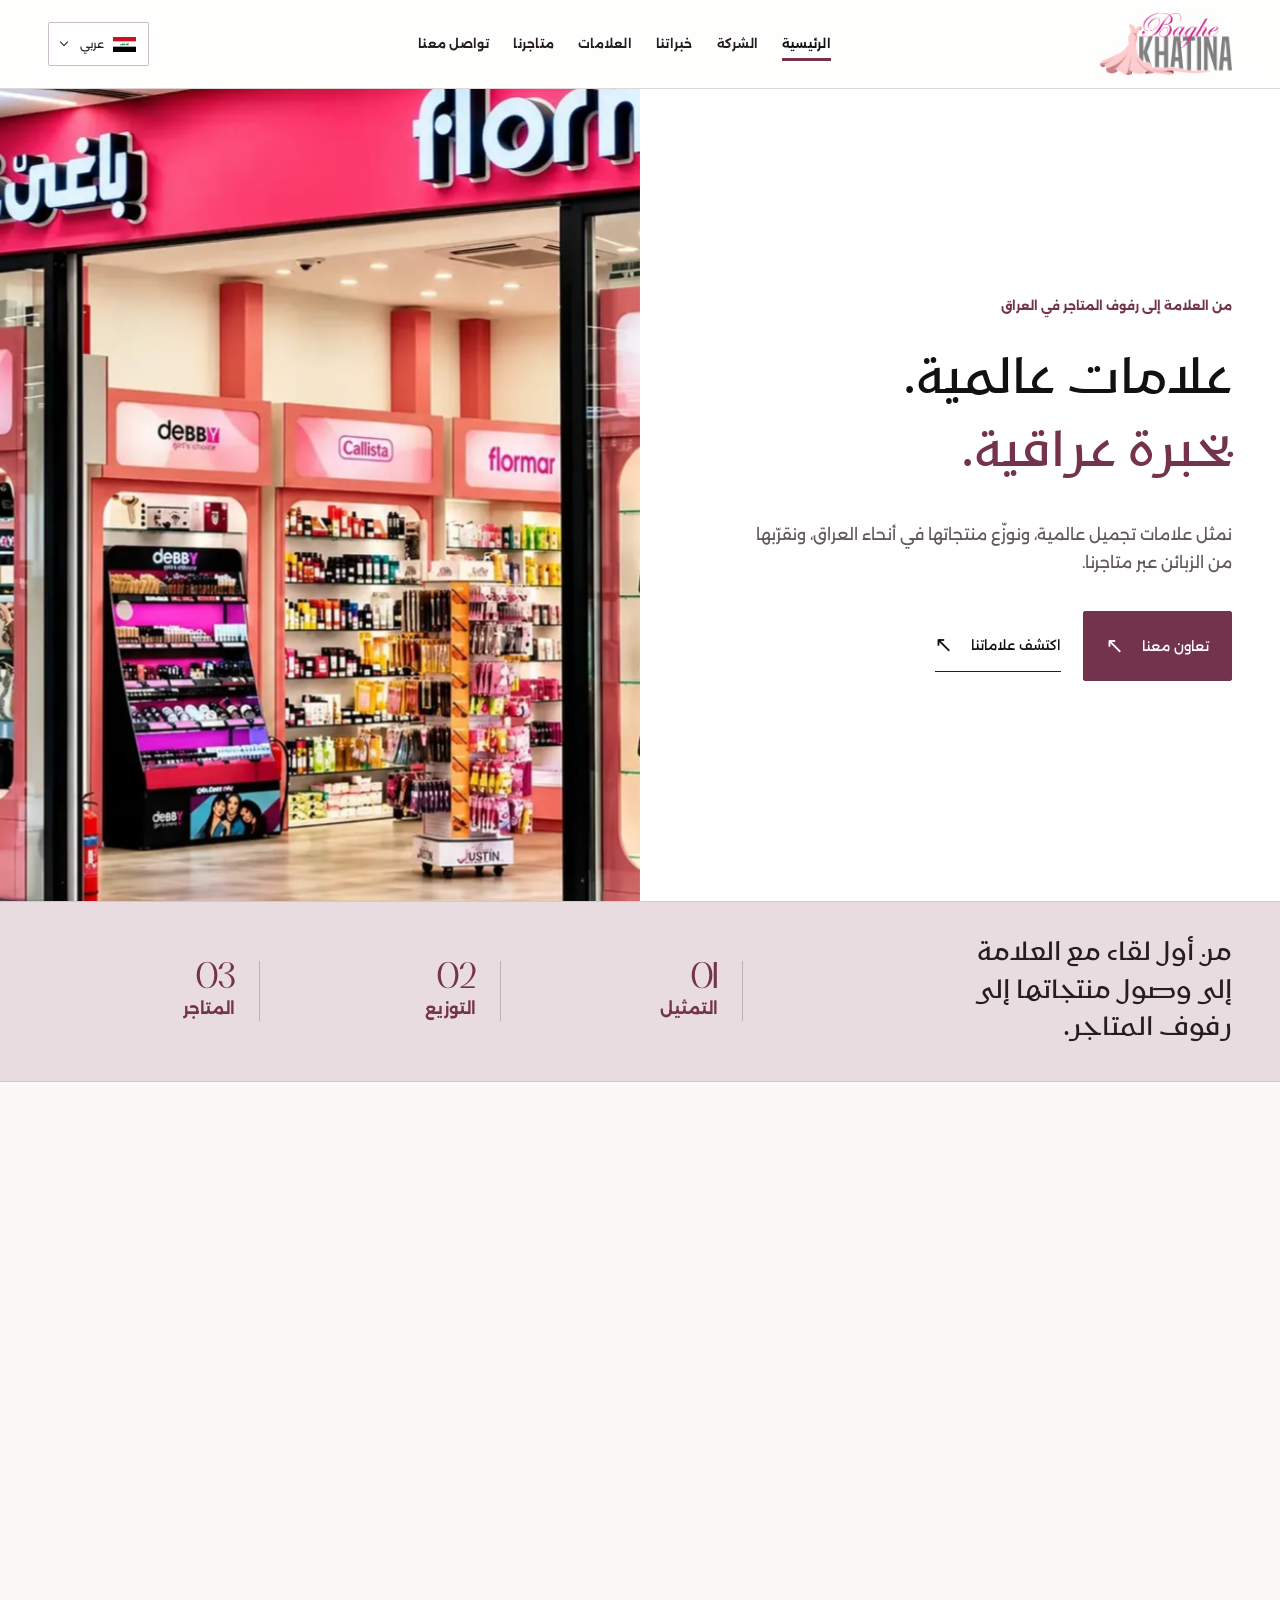
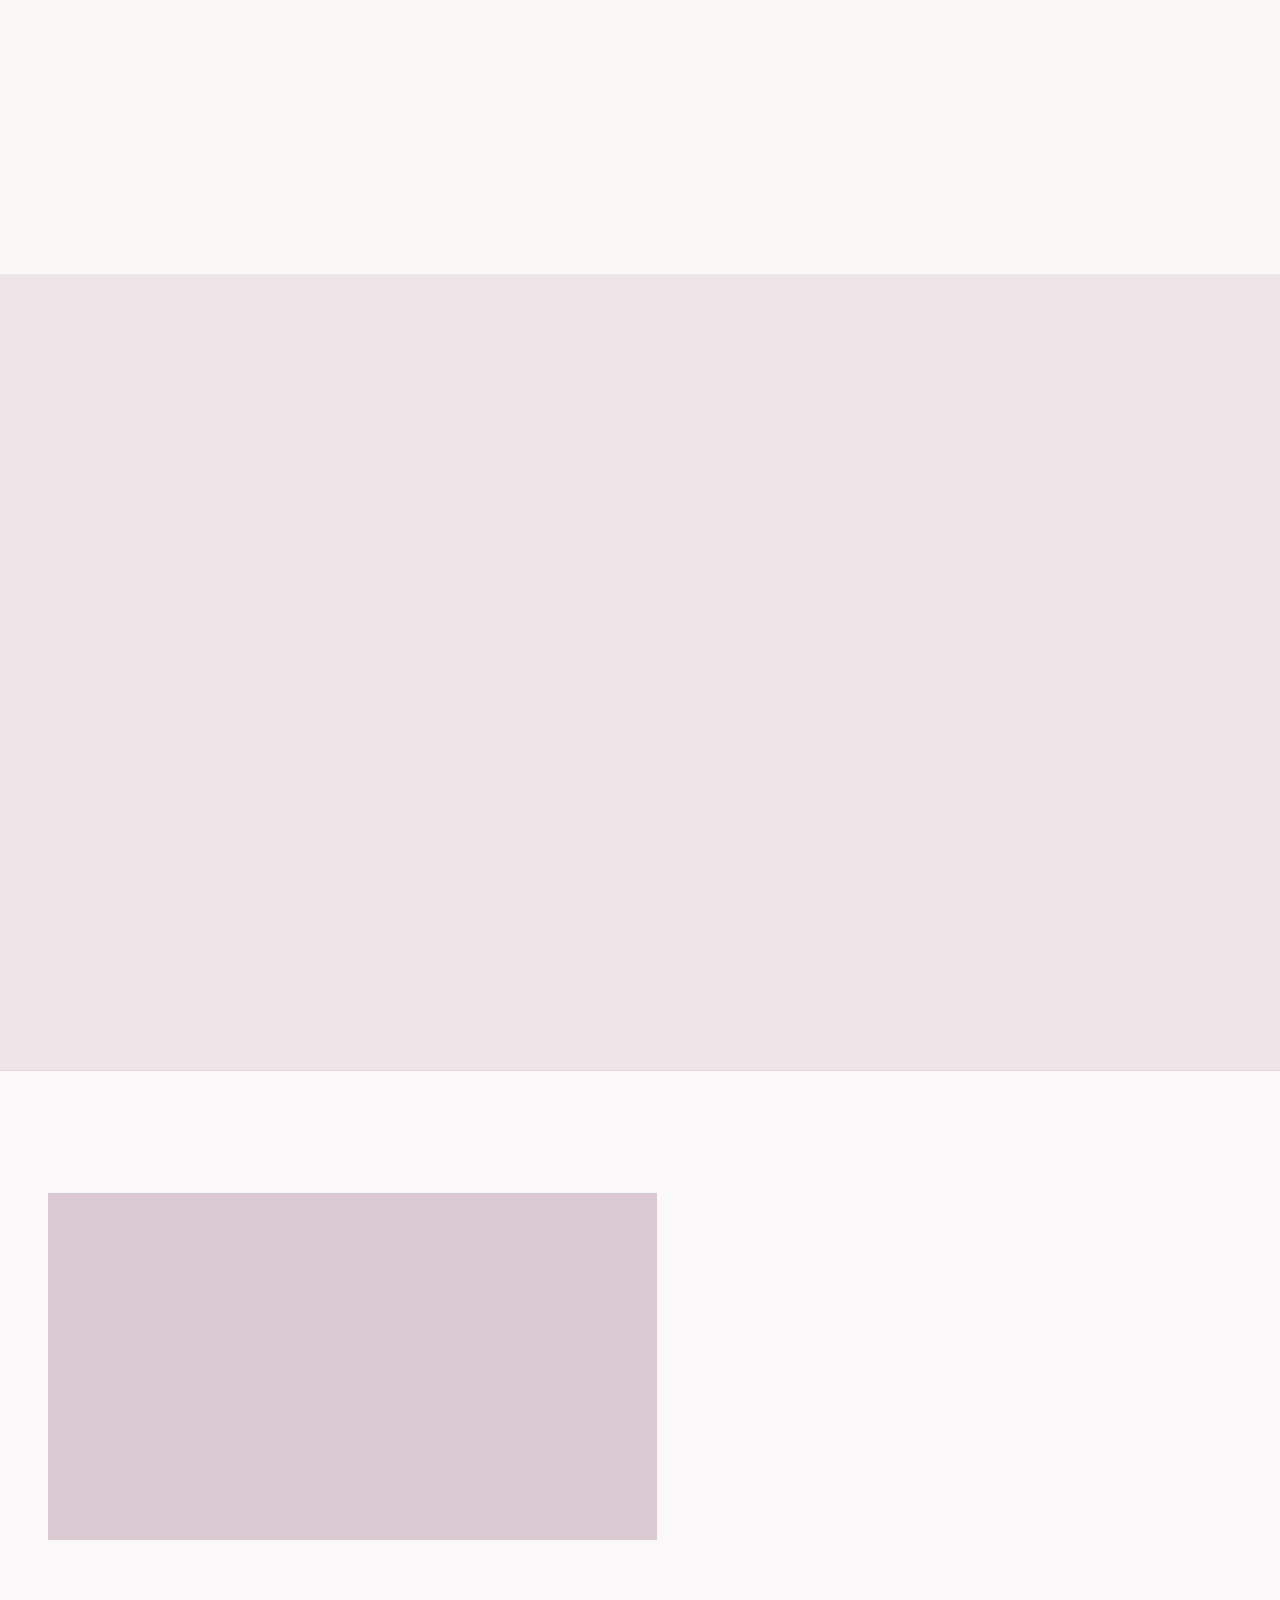
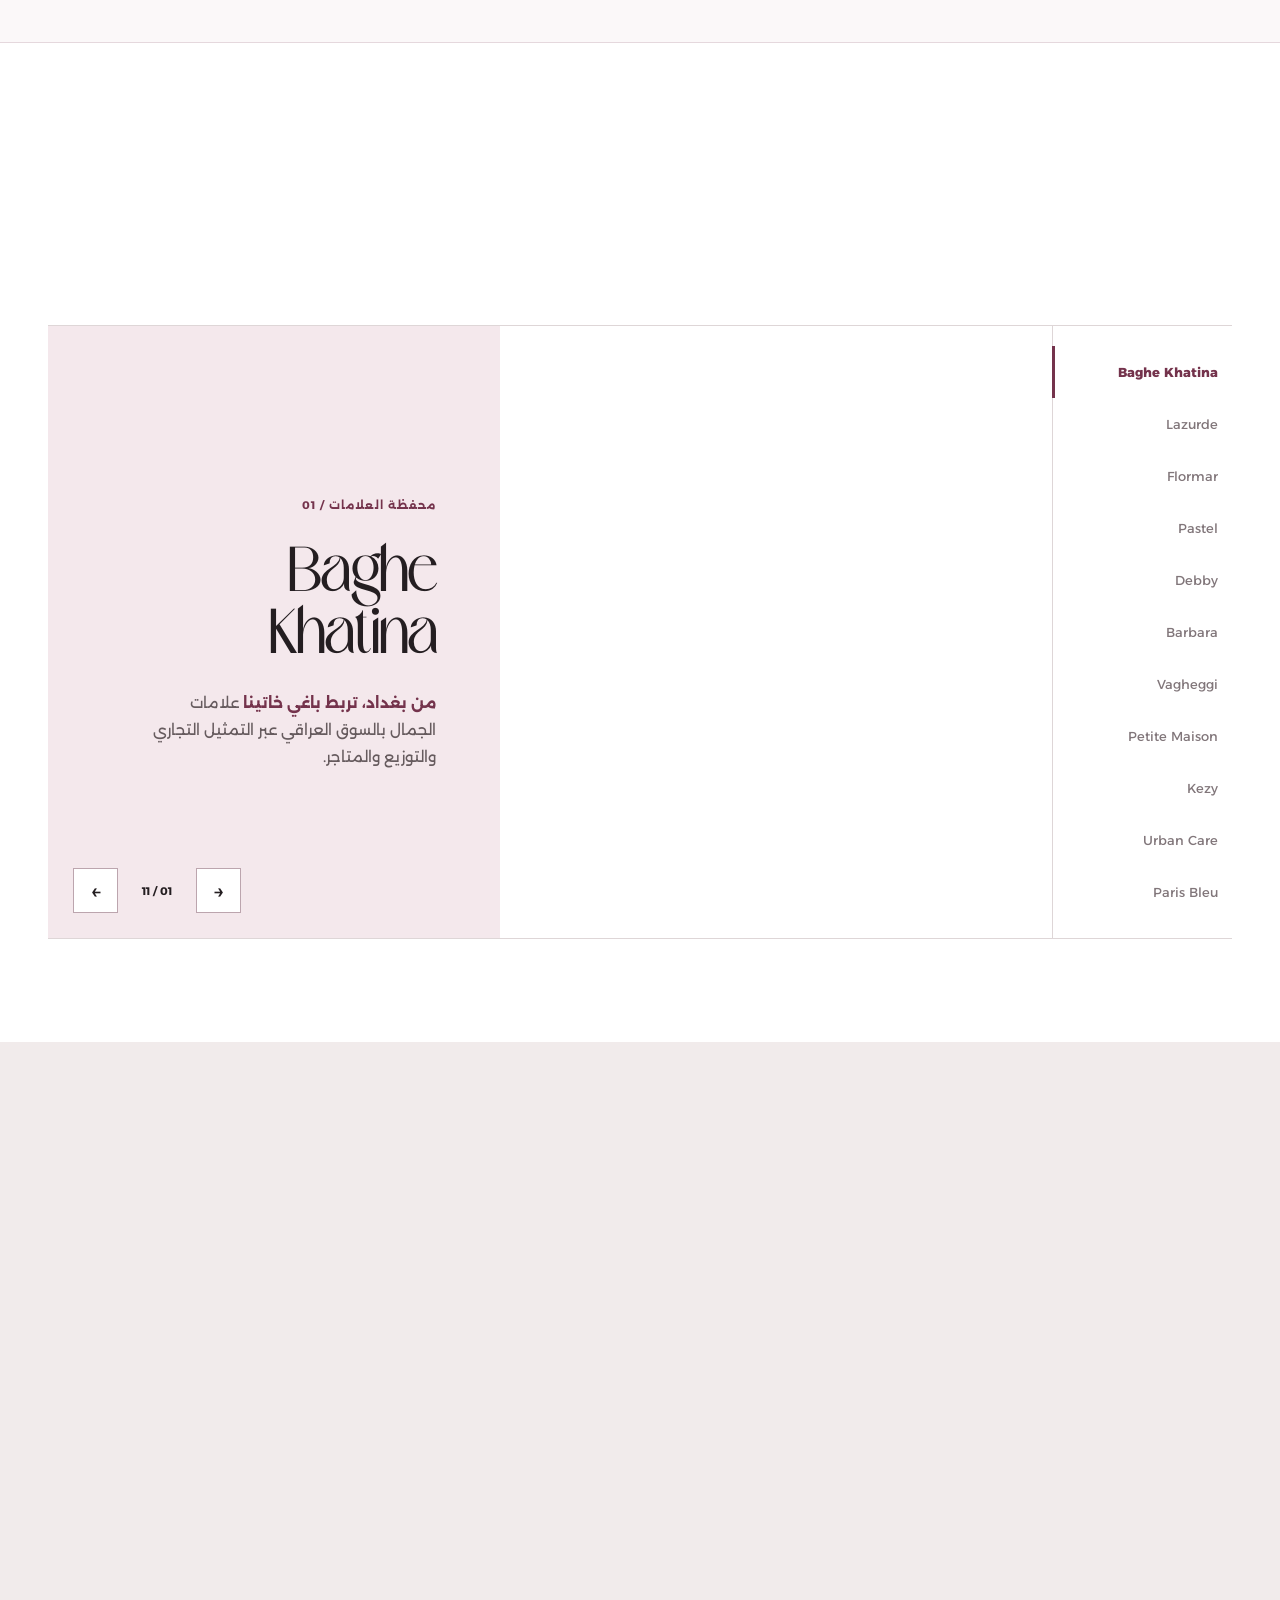
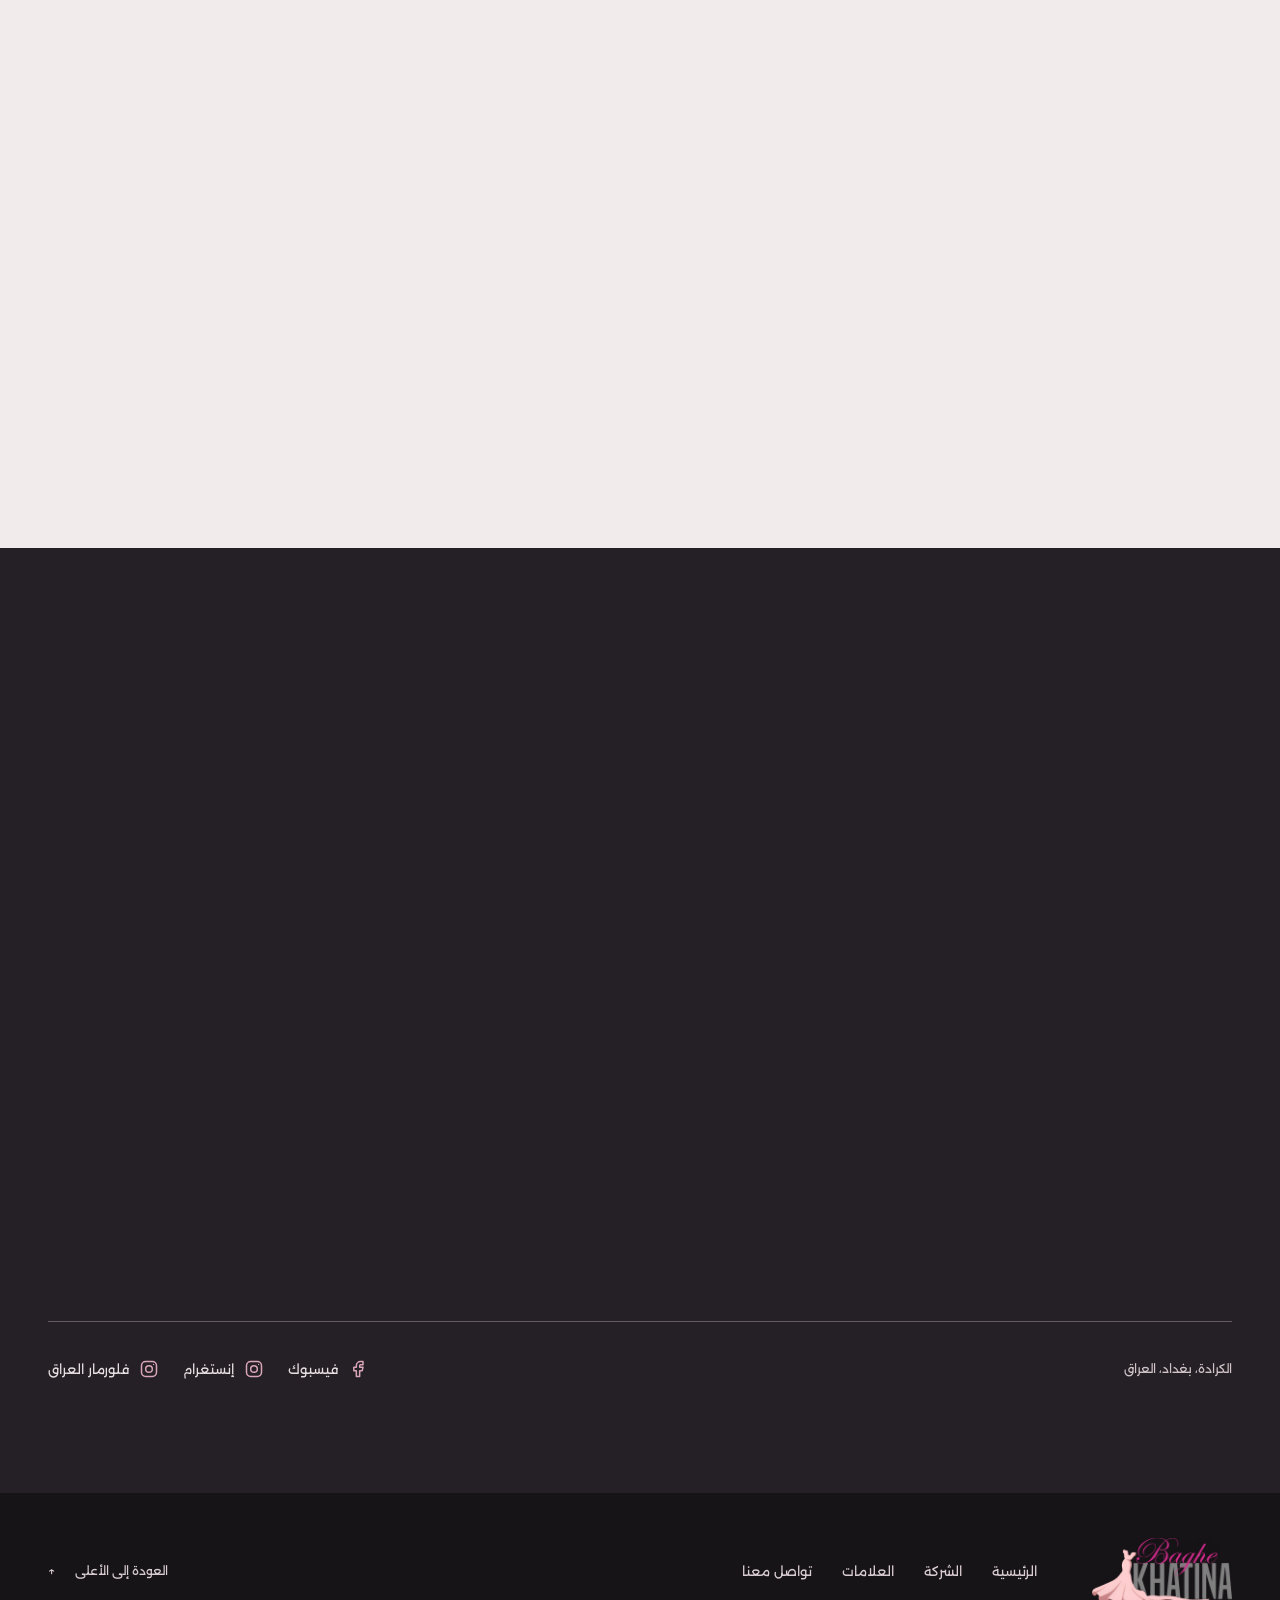
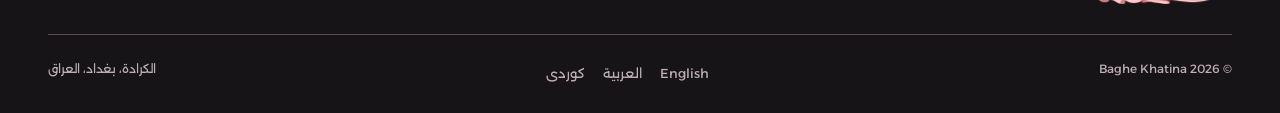
<file: ar.html>
<!DOCTYPE html>

<html dir="rtl" lang="ar">
<head>
<meta charset="utf-8"/>
<meta content="width=device-width, initial-scale=1" name="viewport"/>
<meta http-equiv="Content-Security-Policy" content="default-src 'self'; script-src 'self'; style-src 'self'; img-src 'self'; font-src 'self'; connect-src 'none'; object-src 'none'; frame-src 'none'; base-uri 'self'; form-action 'none'"/>
<meta name="referrer" content="strict-origin-when-cross-origin"/>
<meta content="تمثل باغي خاتينا علامات تجميل عالمية وتوزّع منتجاتها في أنحاء العراق وتقرّبها من الزبائن عبر متاجرها." name="description"/>
<meta content="#faf9f6" name="theme-color"/>
<meta content="website" property="og:type"/>
<meta content="باغي خاتينا — علامات عالمية بحضور عراقي" property="og:title"/>
<meta content="تمثل باغي خاتينا علامات تجميل عالمية وتوزّع منتجاتها في أنحاء العراق وتقرّبها من الزبائن عبر متاجرها." property="og:description"/>
<meta content="https://ameenshkur.github.io/baghe-khatina-website/assets/storefronts/baghe-khatina-flormar-storefront.webp" property="og:image"/>
<meta content="2000" property="og:image:width"/>
<meta content="1500" property="og:image:height"/>
<meta content="ar_IQ" property="og:locale"/>
<meta content="summary_large_image" name="twitter:card"/>
<link href="https://ameenshkur.github.io/baghe-khatina-website/ar.html" rel="canonical"/>
<title>باغي خاتينا — علامات عالمية بحضور عراقي</title>
<link href="assets/favicon.png" rel="icon" sizes="64x64" type="image/png"/>
<link href="assets/apple-touch-icon.png" rel="apple-touch-icon" sizes="180x180"/>
<link href="index.html" hreflang="en" rel="alternate"/>
<link href="ar.html" hreflang="ar" rel="alternate"/>
<link href="ku.html" hreflang="ckb" rel="alternate"/>
<link as="font" crossorigin="" href="assets/fonts/alexandria-variable.woff2" rel="preload" type="font/woff2"/>
<link href="styles.css" rel="stylesheet"/>
<link href="refresh.css" rel="stylesheet"/>
<link href="assets/vendor/lenis/lenis.css" rel="stylesheet"/>
<script defer="" src="assets/vendor/lenis/lenis.min.js"></script>
<script defer="" src="script.js"></script>
</head>
<body id="top">
<a class="skip-link" href="#main">انتقل إلى المحتوى</a>
<header class="site-header">
<div class="container header-inner">
<a aria-label="الصفحة الرئيسية لباغي خاتينا" class="brand-home" href="#home"><img alt="باغي خاتينا" height="273" src="assets/baghe-khatina-logo.png" width="580"/></a>
<nav aria-label="التنقل الرئيسي" class="main-nav" id="main-nav"><a aria-current="location" href="#home">الرئيسية</a><a href="#about">الشركة</a><a href="#business">خبراتنا</a><a href="#brands">العلامات</a><a href="#presence">متاجرنا</a><a href="#contact">تواصل معنا</a></nav>
<div class="header-actions">
<div class="language-picker"><button aria-controls="language-menu" aria-expanded="false" aria-label="اختر اللغة" class="language-trigger" type="button"><img alt="" height="16" src="assets/flags/ar.png" width="24"/><span>عربي</span><span aria-hidden="true" class="chevron"></span></button><div class="language-menu" hidden="" id="language-menu"><a aria-current="page" href="ar.html" lang="ar"><img alt="" height="16" src="assets/flags/ar.png" width="24"/>العربية</a><a dir="ltr" href="index.html" lang="en"><img alt="" height="16" src="assets/flags/en.png" width="24"/>English</a><a dir="rtl" href="ku.html" lang="ckb"><img alt="" height="16" src="assets/flags/kurdistan.svg" width="24"/>کوردی</a></div></div>
<button aria-controls="main-nav" aria-expanded="false" aria-label="افتح القائمة" class="menu-toggle" type="button"><span></span><span></span></button>
</div>
</div>
</header>
<main id="main">
<section aria-labelledby="hero-title" class="hero" id="home"><div class="hero-photo hero-photo--filled" data-photo-slot="hero-wide"><img src="assets/storefronts/baghe-khatina-flormar-storefront-1200.webp" srcset="assets/storefronts/baghe-khatina-flormar-storefront-1200.webp 1200w, assets/storefronts/baghe-khatina-flormar-storefront.webp 2000w" sizes="(max-width: 700px) 100vw, 50vw" alt="واجهة متجر باغي خاتينا وفلورمار في مركز تجاري ببغداد" width="2000" height="1500" fetchpriority="high" decoding="async"/></div>
<div class="container hero-content"><div class="hero-copy" data-reveal=""><p class="eyebrow">من العلامة إلى رفوف المتاجر في العراق</p><h1 id="hero-title">علامات عالمية.<br/><em>بخبرة عراقية.</em></h1><p class="hero-description">نمثل علامات تجميل عالمية، ونوزّع منتجاتها في أنحاء العراق، ونقرّبها من الزبائن عبر متاجرنا.</p><div class="hero-actions"><a class="hero-primary" href="#contact">تعاون معنا<span aria-hidden="true" class="arrow-forward">↗</span></a><a class="hero-secondary" href="#brands">اكتشف علاماتنا<span aria-hidden="true" class="arrow-forward">↗</span></a></div></div></div>
</section><div class="intro-band"><div class="container intro-inner"><p>من أول لقاء مع العلامة إلى وصول منتجاتها إلى رفوف المتاجر.</p><div class="intro-stat"><strong>01</strong>التمثيل</div><div class="intro-stat"><strong>02</strong>التوزيع</div><div class="intro-stat"><strong>03</strong>المتاجر</div></div></div><div aria-hidden="true" class="reading-progress"></div><a class="hero-scroll-cue" href="#about" aria-label="تعرّف على الشركة"><span class="scroll-circle"><svg aria-hidden="true" fill="none" height="24" stroke="currentColor" stroke-linecap="round" stroke-linejoin="round" stroke-width="1.5" viewbox="0 0 24 24" width="24"><path d="M12 4v16M5 13l7 7 7-7"></path></svg></span></a>
<section aria-labelledby="about-title" class="about section-space" id="about"><div class="container about-feature">
<figure class="about-photo" data-scroll-media><img src="assets/storefronts/baghe-khatina-storefront.webp" alt="واجهة متجر باغي خاتينا ولافتته بلون التوت" loading="lazy" decoding="async" width="1600" height="2000"/></figure>
<div class="about-text" data-reveal><p class="eyebrow">من نحن</p><h2 id="about-title">شريك عراقي<br/>للعلامات العالمية.</h2><p class="about-lead">تقرّب باغي خاتينا علامات الجمال العالمية من الزبائن في أنحاء العراق.</p><div class="about-detail"><p><strong>بدأت باغي خاتينا في بغداد وكالةً تجارية لمستحضرات التجميل والإكسسوارات، ثم توسّعت عبر شراكاتها مع العلامات التجارية إلى التوزيع بالجملة وافتتاح المتاجر.</strong></p><p>تجمع أعمالنا اليوم بين العلامات والمنتجات والمتاجر، لتصل مستحضرات التجميل والعناية والعطور إلى الزبائن في العراق.</p></div></div>
</div></section>
<section aria-labelledby="expertise-title" class="expertise section-space" id="business">
<div class="container expertise-layout"><div class="expertise-intro" data-reveal=""><p class="eyebrow">ماذا نقدم</p><h2 id="expertise-title">ثلاثة مجالات عمل.<br/>وهدف واحد.</h2><p><strong>نرافق العلامات التجارية من بداية شراكتها معنا في العراق حتى وصول منتجاتها إلى رفوف المتاجر.</strong></p></div><div class="expertise-list" data-reveal=""><article class="expertise-row"><span aria-hidden="true" class="row-index">01</span><div><h3>تمثيل العلامات</h3><p>نبني علاقات تجارية بين علامات الجمال العالمية والسوق العراقي.</p></div></article><article class="expertise-row"><span aria-hidden="true" class="row-index">02</span><div><h3>التوزيع</h3><p>نوصل المنتجات بالجملة إلى متاجر مستحضرات التجميل في محافظات العراق.</p></div></article><article class="expertise-row"><span aria-hidden="true" class="row-index">03</span><div><h3>البيع في المتاجر</h3><p>تتيح متاجر باغي خاتينا وفلورمار للزبائن اكتشاف المنتجات عن قرب.</p></div></article></div></div>
</section>
<section aria-labelledby="reach-title" class="reach section-space" id="reach">
<div class="container">
<div class="reach-layout">
<div class="reach-intro" data-reveal=""><p class="eyebrow">انتشارنا</p><h2 id="reach-title">حاضرون في أنحاء العراق.<br/>وقريبون من الزبائن.</h2><p>تصل علامات الجمال إلى الزبائن عبر فروعنا وشبكة التوزيع بالجملة في أنحاء العراق.</p></div>
<div class="reach-figures">
<article class="reach-figure" data-reveal=""><span class="reach-number" data-count="75">75</span><div><h3>فرعاً في أنحاء العراق</h3><p>مساحات يكتشف فيها الزبائن المنتجات ويتحدثون إلى فرقنا وجهاً لوجه.</p></div></article>
<article class="reach-figure" data-reveal=""><span class="reach-number" data-count="300">300</span><div><h3>نقطة بيع بالجملة</h3><p>تصل منتجاتنا عبر شبكة التوزيع إلى متاجر مستحضرات التجميل والصيدليات في أنحاء العراق.</p></div></article>
</div></div>
</div></section><section aria-labelledby="partners-title" class="partners section-space" id="brands">
<div class="container"><div class="section-heading" data-reveal=""><div><p class="eyebrow">محفظتنا</p><h2 id="partners-title">علامات نعتزّ بها.</h2></div><p>من علاماتنا الخاصة إلى شركائنا العالميين، تجمع محفظتنا المكياج والعناية بالبشرة والشعر والعطور.</p></div>
<div aria-label="محفظتنا" class="partner-wall"><article class="partner-logo logo-baghe-khatina" data-reveal=""><div class="logo-stage"><img alt="Baghe Khatina" decoding="async" loading="lazy" src="assets/portfolio/baghe-khatina.webp"/></div><p><strong>من بغداد، تربط باغي خاتينا</strong> علامات الجمال بالسوق العراقي عبر التمثيل التجاري والتوزيع والمتاجر.</p></article><article class="partner-logo logo-lazurde" data-reveal=""><div class="logo-stage"><img alt="Lazurde" decoding="async" loading="lazy" src="assets/portfolio/lazurde.webp"/></div><p><strong>لازوردي علامتنا الخاصة للمكياج والعناية</strong> بالبشرة والشعر؛ ثلاث فئات للجمال اليومي تحت اسم واحد.</p></article><article class="partner-logo logo-flormar" data-reveal=""><div class="logo-stage"><img alt="Flormar" decoding="async" loading="lazy" src="assets/portfolio/flormar.webp"/></div><p><strong>كانت فلورمار جزءاً من بداياتنا.</strong> واليوم تصل منتجاتها إلى الزبائن عبر نشاطنا في التوزيع ومتاجرنا.</p></article><article class="partner-logo logo-pastel" data-reveal=""><div class="logo-stage"><img alt="Pastel" decoding="async" loading="lazy" src="assets/portfolio/pastel.webp"/></div><p><strong>علامة تركية لمستحضرات التجميل الملونة،</strong> بتشكيلة واسعة تناسب الإطلالات اليومية والمتنوعة.</p></article><article class="partner-logo logo-debby" data-reveal=""><div class="logo-stage"><img alt="Debby" decoding="async" loading="lazy" src="assets/portfolio/debby.webp"/></div><p><strong>مكياج إيطالي من مجموعة ديبورا،</strong> يضيف مزيداً من الألوان والخيارات إلى محفظتنا.</p></article><article class="partner-logo logo-barbara" data-reveal=""><div class="logo-stage"><img alt="Barbara" decoding="async" loading="lazy" src="assets/portfolio/barbara.webp"/></div><p><strong>باربرا إحدى علامات باغي خاتينا الخاصة،</strong> وتجمع العناية بالأظافر ومزيلات الطلاء والعطور.</p></article><article class="partner-logo logo-vagheggi" data-reveal=""><div class="logo-stage"><img alt="Vagheggi" decoding="async" loading="lazy" src="assets/portfolio/vagheggi.webp"/></div><p><strong>عناية إيطالية احترافية بالبشرة،</strong> بمنتجات وعلاجات تراعي احتياجاتها المختلفة.</p></article><article class="partner-logo logo-petite-maison" data-reveal=""><div class="logo-stage"><img alt="Petite Maison" decoding="async" loading="lazy" src="assets/portfolio/petite-maison.webp"/></div><p><strong>منتجات تركية للعناية بالبشرة،</strong> تناسب روتيناً يومياً بسيطاً ومنتظماً.</p></article><article class="partner-logo logo-kezy" data-reveal=""><div class="logo-stage"><img alt="Kezy" decoding="async" loading="lazy" src="assets/portfolio/kezy.webp"/></div><p><strong>عناية احترافية بالشعر وألوانه،</strong> تلبي احتياجات العمل في الصالونات.</p></article><article class="partner-logo logo-urban-care" data-reveal=""><div class="logo-stage"><img alt="Urban Care" decoding="async" loading="lazy" src="assets/portfolio/urban-care.webp"/></div><p><strong>عناية تركية بالشعر،</strong> بخيارات تناسب احتياجاته المختلفة وروتين العناية اليومي.</p></article><article class="partner-logo logo-paris-bleu" data-reveal=""><div class="logo-stage"><img alt="Paris Bleu" decoding="async" loading="lazy" src="assets/portfolio/paris-bleu.webp"/></div><p><strong>عطور فرنسية</strong> تضيف خيارات جديدة إلى مجموعتنا من منتجات الجمال.</p></article></div>

</div>
</section>
<section aria-labelledby="retail-title" class="retail section-space" id="presence"><div class="container">
<div class="section-heading" data-reveal><div><p class="eyebrow">في المتجر</p><h2 id="retail-title">اكتشف الجمال<br/>عن قرب.</h2></div><p>تمنح متاجرنا الزبائن فرصة التعرّف على العلامات والمنتجات مباشرةً.</p></div>
<div class="retail-feature" data-scroll-media><img src="assets/storefronts/flormar-store-interior.webp" alt="منتجات تجميل معروضة داخل متجر فلورمار" loading="lazy" decoding="async" width="2000" height="1500"/><div class="retail-feature-card"><strong>أقرب إلى الزبائن.</strong><p>تواصل مع فريقنا للاستفسار عن مواقع المتاجر والتشكيلات المتوفرة.</p><a class="text-link" href="#contact">استفسر عن المتاجر <span aria-hidden="true">↗</span></a></div></div>
</div></section>
<section aria-labelledby="contact-title" class="contact section-space" id="contact"><div class="container">
<div class="contact-intro" data-reveal><p class="eyebrow">تواصل معنا</p><h2 id="contact-title">لنتحدث عن<br/>الخطوة التالية.</h2><p>اختر وسيلة التواصل التي تناسب استفسارك. فريقنا في بغداد.</p></div>
<div class="contact-directory"><a class="contact-route featured" href="mailto:info@baghekhatina.com?subject=Brand%20partnership%20enquiry" data-reveal><span class="route-number">01 / شراكات العلامات</span><span class="route-label">تمثيل علامتك في العراق</span><span class="route-value">راسل فريقنا <span aria-hidden="true">↗</span></span></a><a class="contact-route" href="mailto:info@baghekhatina.com?subject=Wholesale%20enquiry" data-reveal><span class="route-number">02 / البيع بالجملة</span><span class="route-label">استفسر عن التوزيع</span><span class="route-value"><bdi dir="ltr">info@baghekhatina.com</bdi><span aria-hidden="true">↗</span></span></a><a class="contact-route" href="tel:+9647700066669" data-reveal><span class="route-number">03 / المتاجر والاستفسارات</span><span class="route-label">تحدث مع فريقنا</span><span class="route-value"><bdi dir="ltr">+964 770 006 6669</bdi><span aria-hidden="true">↗</span></span></a></div>
<div class="contact-bottom"><span>الكرادة، بغداد، العراق</span><div class="contact-socials"><a href="https://www.facebook.com/Baxe-Xatina-209788899145815" rel="noopener noreferrer" target="_blank"><svg aria-hidden="true" focusable="false" viewBox="0 0 24 24" fill="none" stroke="currentColor" stroke-width="1.8" stroke-linecap="round" stroke-linejoin="round"><path d="M7 10v4h3v7h4v-7h3l1-4h-4V8a1 1 0 0 1 1-1h3V3h-3a5 5 0 0 0-5 5v2H7z"/></svg><span>فيسبوك</span></a><a href="https://www.instagram.com/baghekhatina/" rel="noopener noreferrer" target="_blank"><svg aria-hidden="true" focusable="false" viewBox="0 0 24 24" fill="none" stroke="currentColor" stroke-width="1.8" stroke-linecap="round" stroke-linejoin="round"><rect x="3" y="3" width="18" height="18" rx="5"/><circle cx="12" cy="12" r="4"/><circle cx="17.5" cy="6.5" r=".8" fill="currentColor" stroke="none"/></svg><span>إنستغرام</span></a><a href="https://www.instagram.com/flormar_iraq/" rel="noopener noreferrer" target="_blank"><svg aria-hidden="true" focusable="false" viewBox="0 0 24 24" fill="none" stroke="currentColor" stroke-width="1.8" stroke-linecap="round" stroke-linejoin="round"><rect x="3" y="3" width="18" height="18" rx="5"/><circle cx="12" cy="12" r="4"/><circle cx="17.5" cy="6.5" r=".8" fill="currentColor" stroke="none"/></svg><span>فلورمار العراق</span></a></div></div>
</div></section>
</main>
<footer class="site-footer"><div class="container footer-top"><a aria-label="Baghe Khatina" href="#top"><img alt="Baghe Khatina" height="273" src="assets/baghe-khatina-logo.png" width="580"/></a><nav aria-label="روابط التذييل"><a href="#home">الرئيسية</a><a href="#about">الشركة</a><a href="#brands">العلامات</a><a href="#contact">تواصل معنا</a></nav><a class="back-top" href="#top">العودة إلى الأعلى <span aria-hidden="true">↑</span></a></div><div class="container footer-bottom"><span>© <span id="year">2026</span> Baghe Khatina</span><div class="footer-languages"><a dir="ltr" href="index.html" lang="en">English</a><a dir="rtl" href="ar.html" lang="ar">العربية</a><a dir="rtl" href="ku.html" lang="ckb">کوردی</a></div><span>الكرادة، بغداد، العراق</span></div></footer>
</body>
</html>
</file>
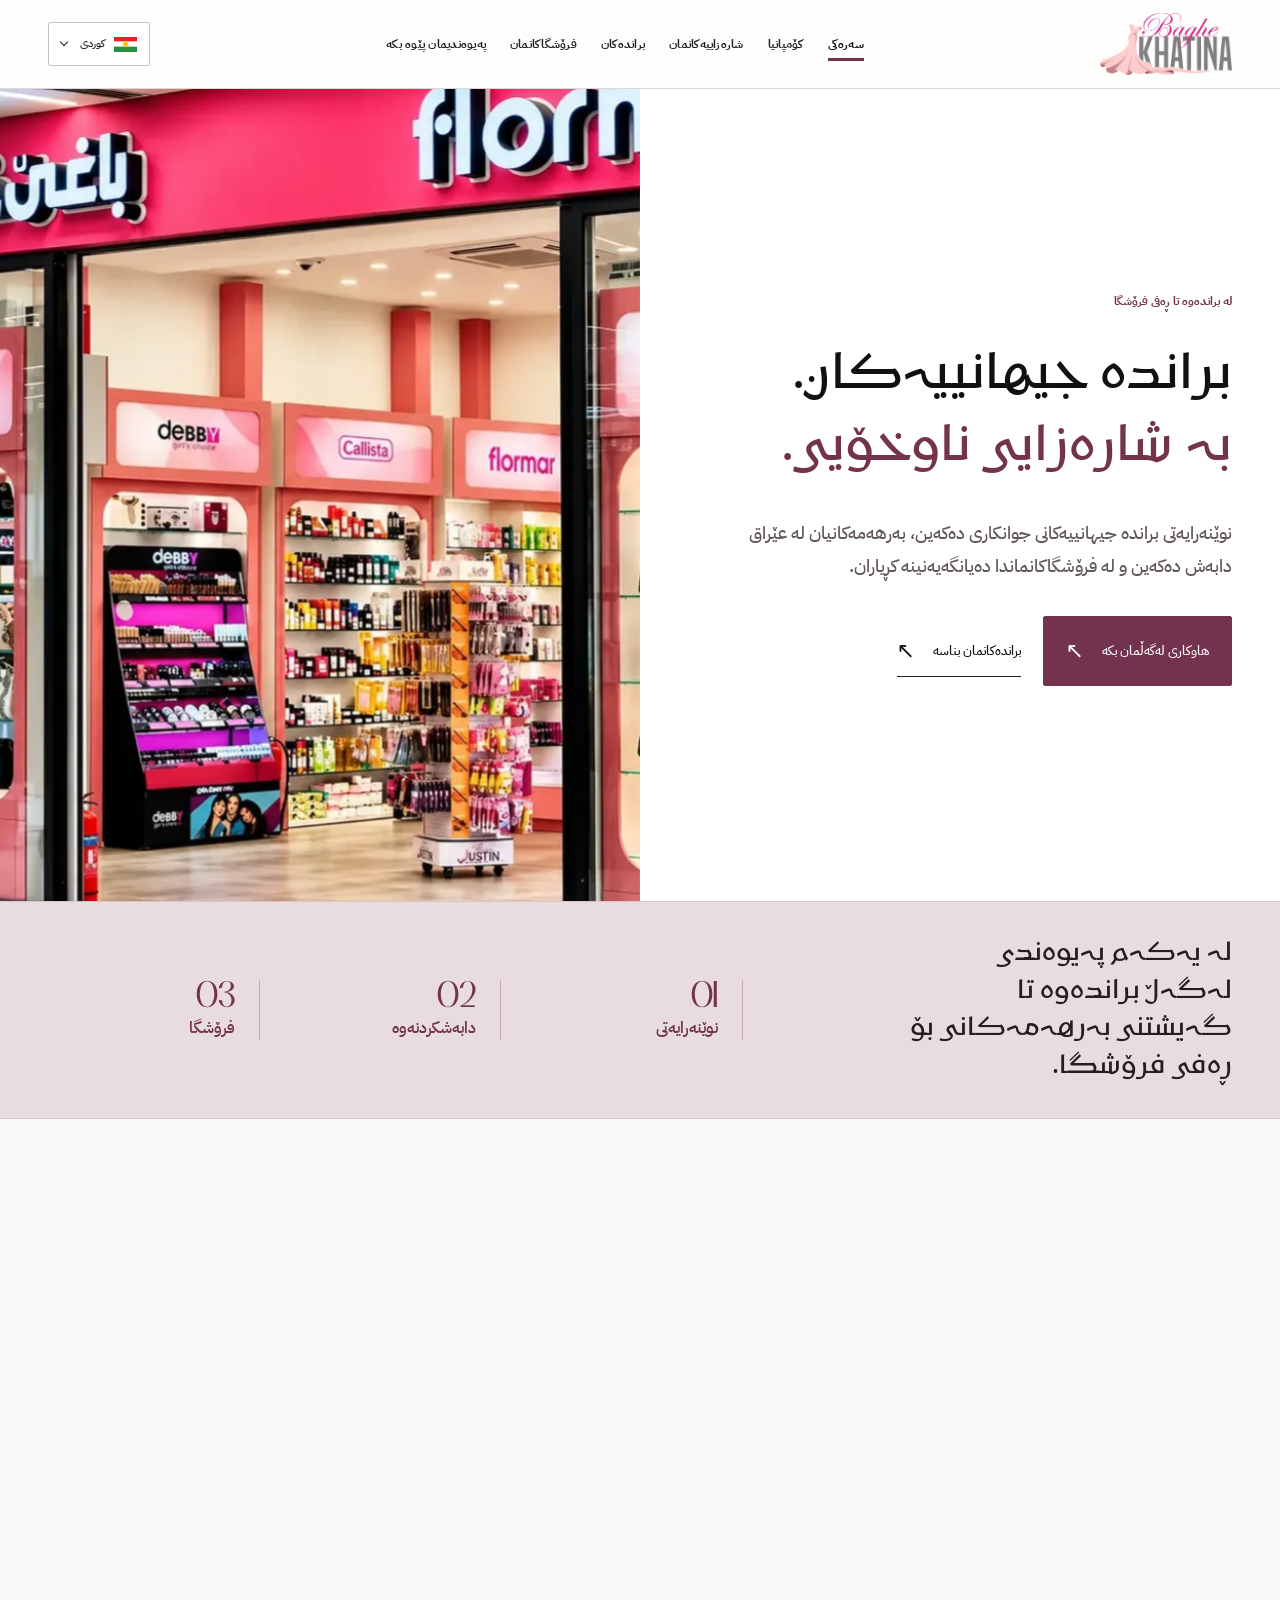
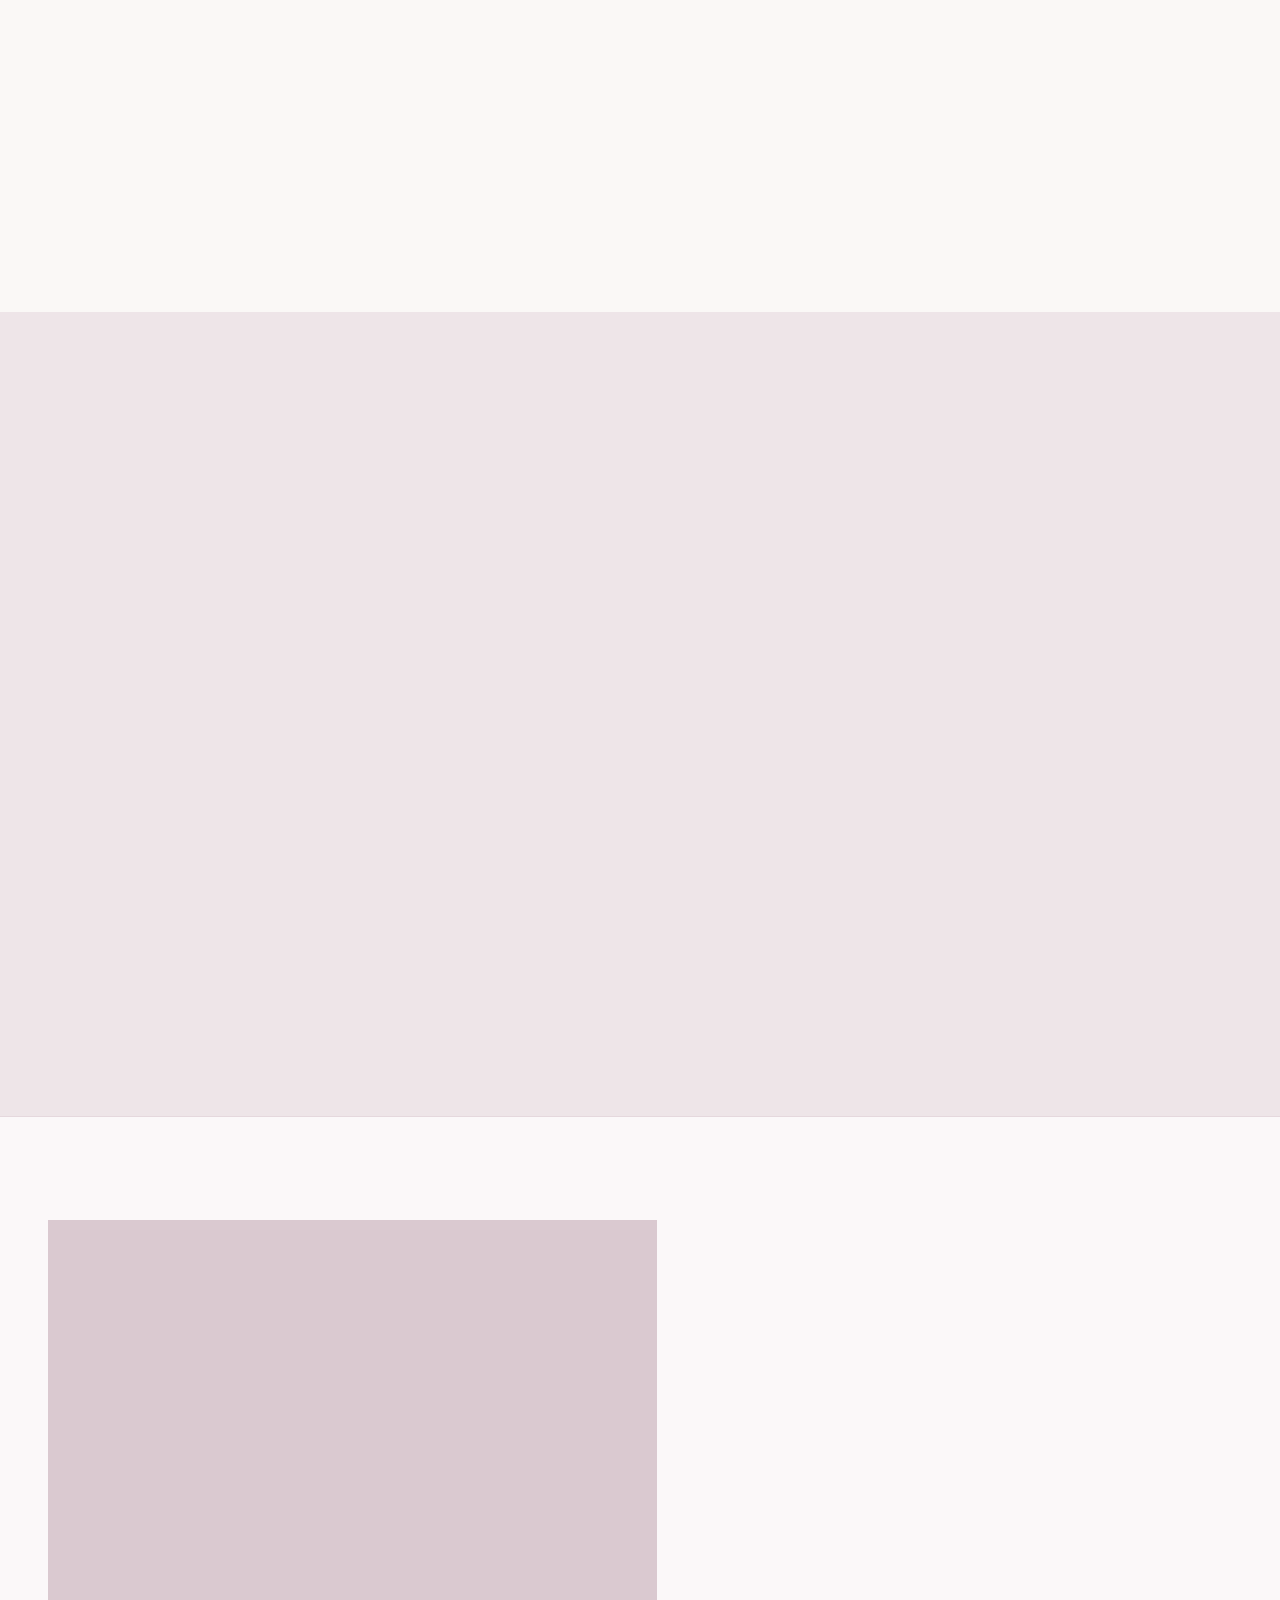
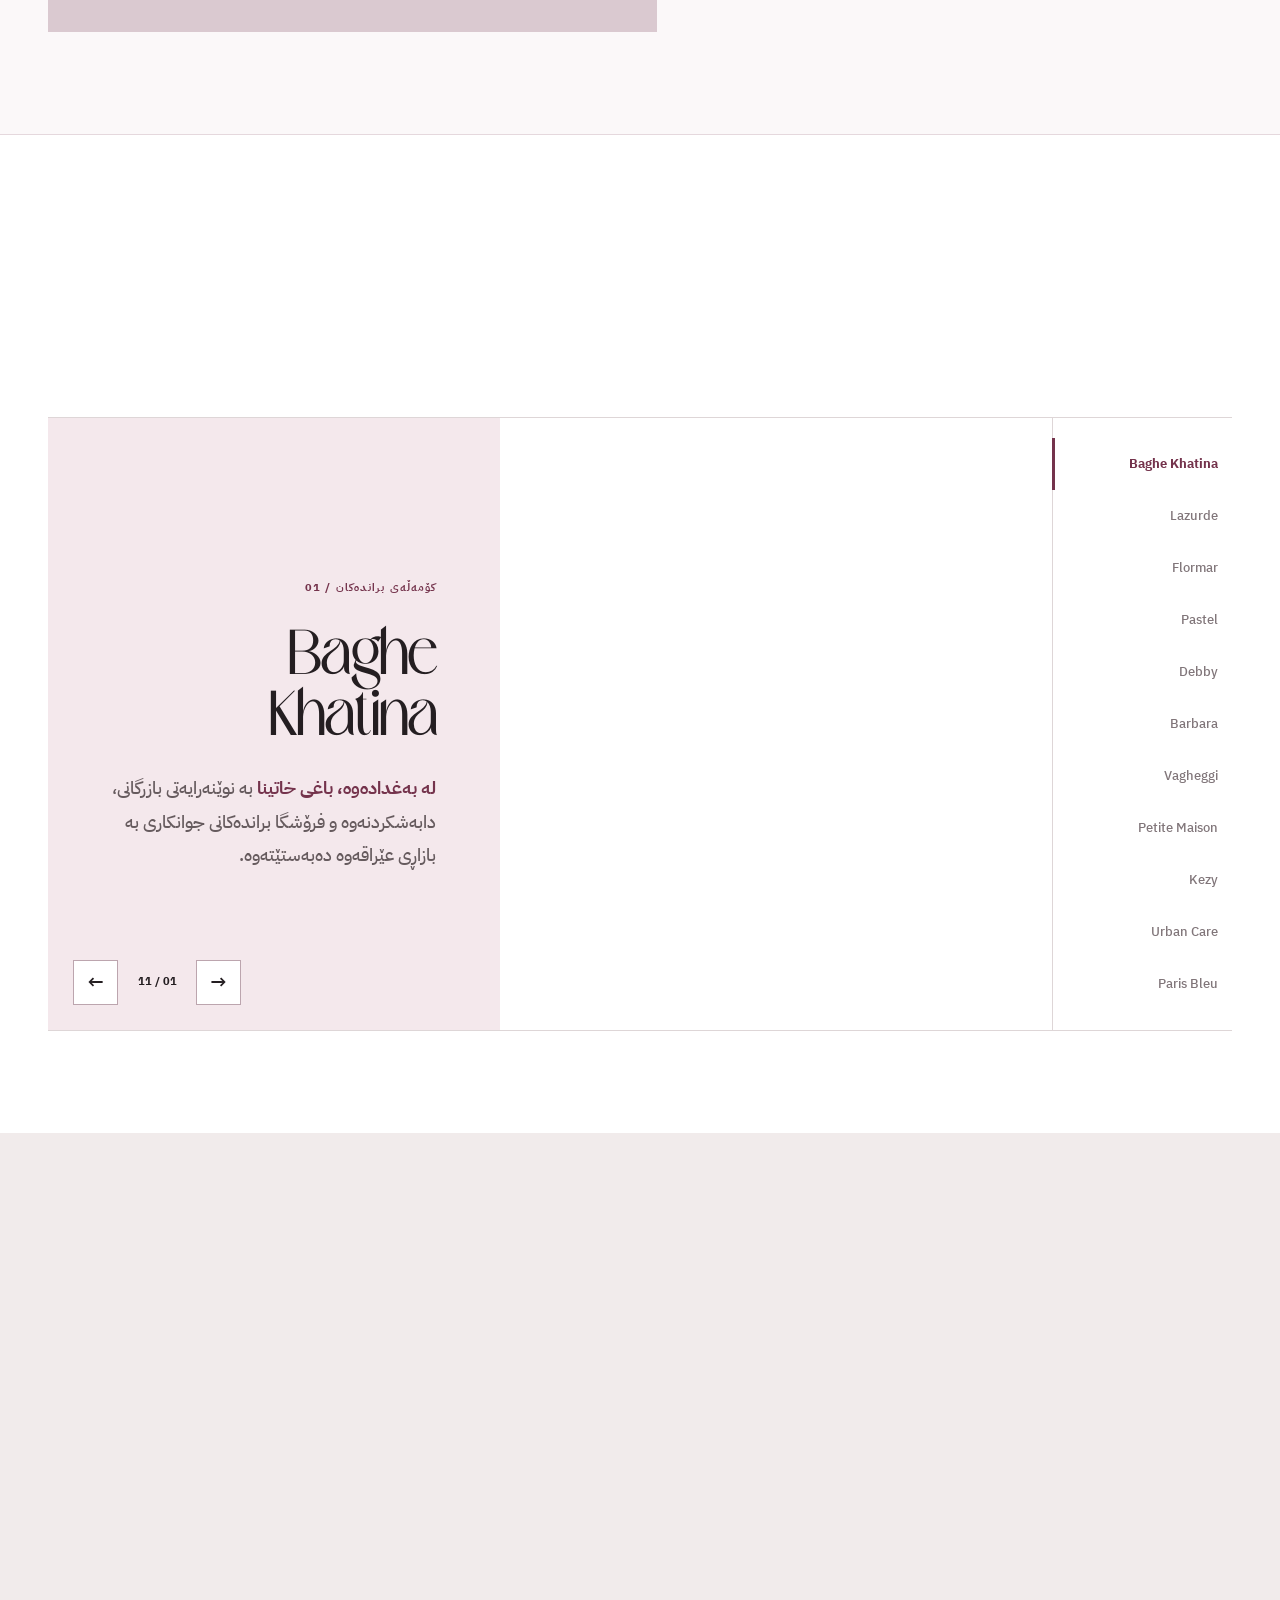
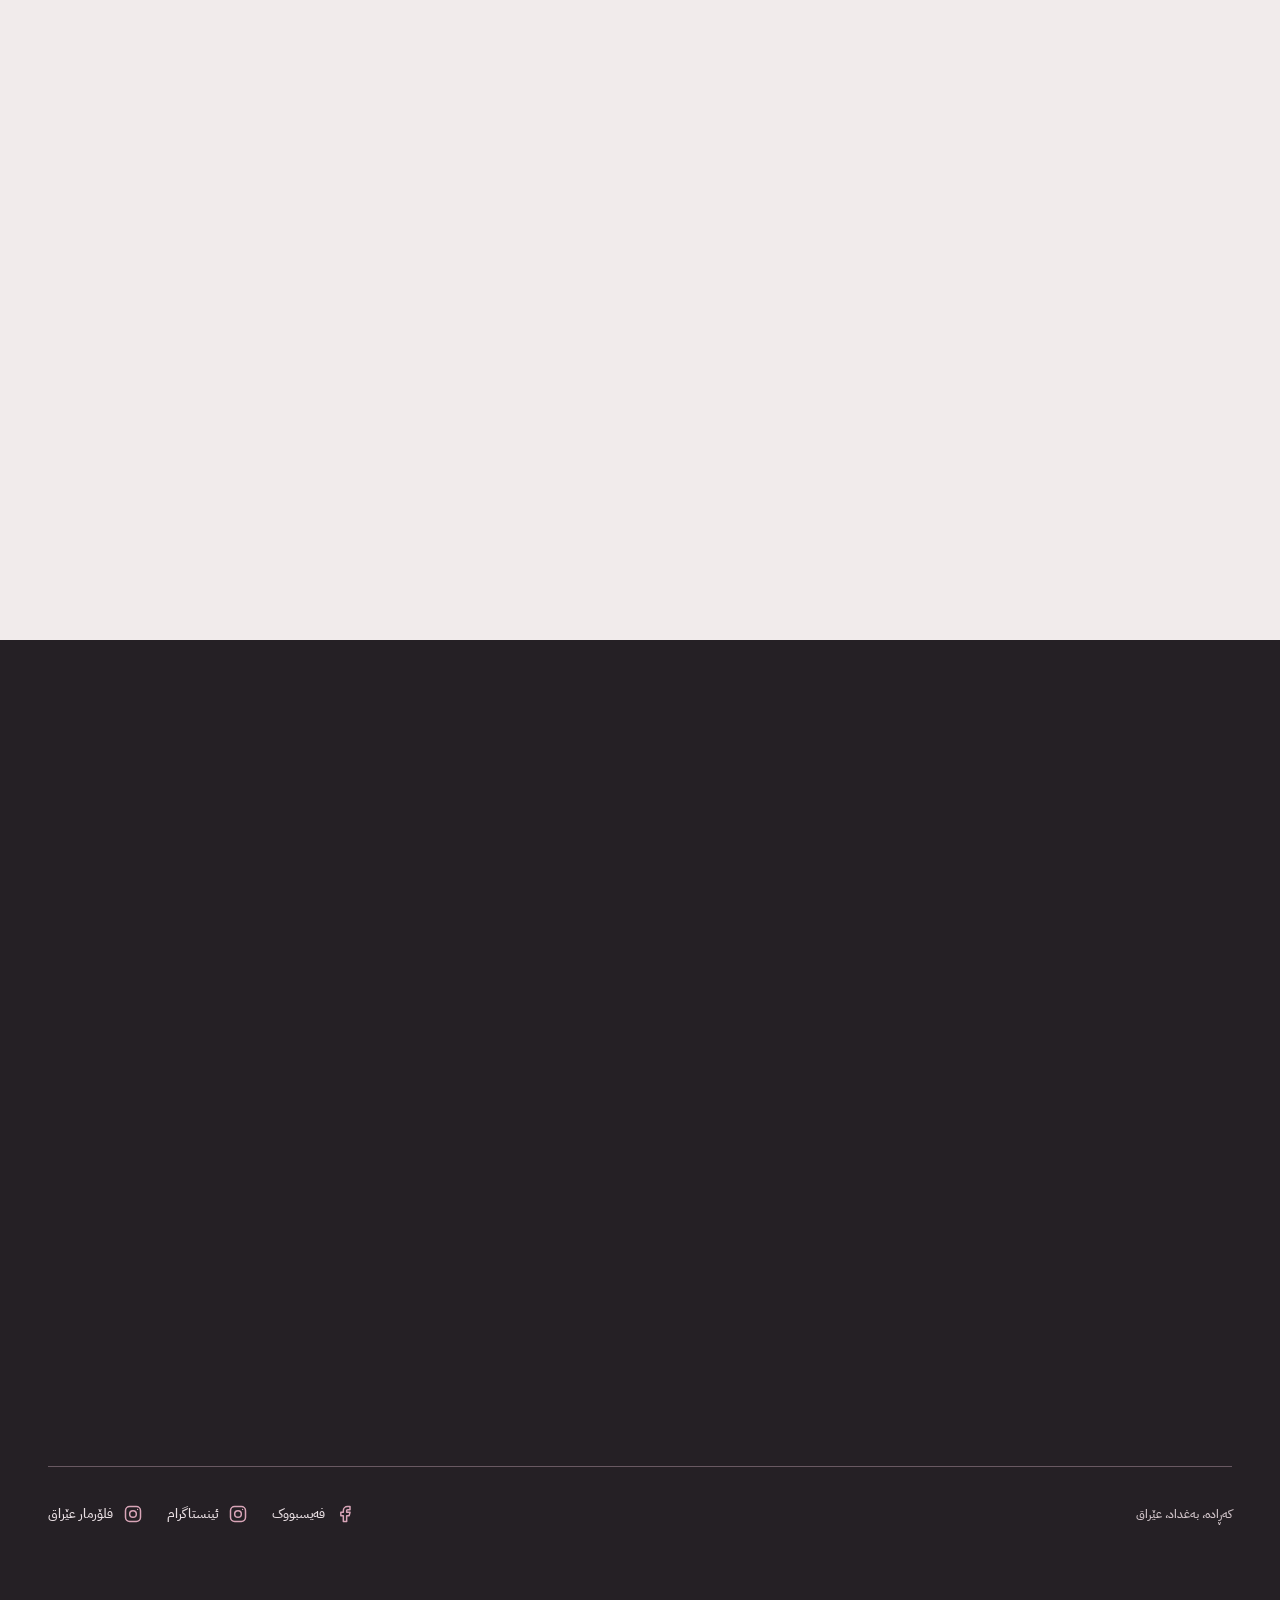
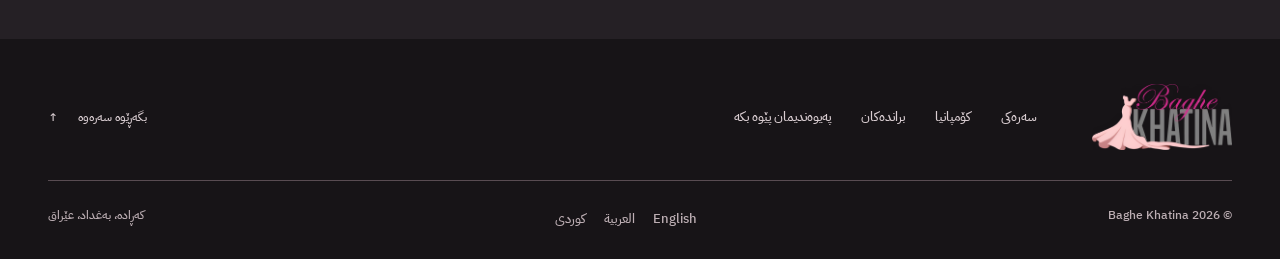
<file: ku.html>
<!DOCTYPE html>

<html dir="rtl" lang="ckb">
<head>
<meta charset="utf-8"/>
<meta content="width=device-width, initial-scale=1" name="viewport"/>
<meta http-equiv="Content-Security-Policy" content="default-src 'self'; script-src 'self'; style-src 'self'; img-src 'self'; font-src 'self'; connect-src 'none'; object-src 'none'; frame-src 'none'; base-uri 'self'; form-action 'none'"/>
<meta name="referrer" content="strict-origin-when-cross-origin"/>
<meta content="باغی خاتینا نوێنەرایەتی براندە جیهانییەکانی جوانکاری دەکات و بەرهەمەکانیان لە عێراق دابەش دەکات و لە فرۆشگاکاندا دەیانگەیەنێتە کڕیاران." name="description"/>
<meta content="#faf9f6" name="theme-color"/>
<meta content="website" property="og:type"/>
<meta content="باغی خاتینا — براندی جیهانی، ئامادەیی لە عێراق" property="og:title"/>
<meta content="باغی خاتینا نوێنەرایەتی براندە جیهانییەکانی جوانکاری دەکات و بەرهەمەکانیان لە عێراق دابەش دەکات و لە فرۆشگاکاندا دەیانگەیەنێتە کڕیاران." property="og:description"/>
<meta content="https://ameenshkur.github.io/baghe-khatina-website/assets/storefronts/baghe-khatina-flormar-storefront.webp" property="og:image"/>
<meta content="2000" property="og:image:width"/>
<meta content="1500" property="og:image:height"/>
<meta content="ckb_IQ" property="og:locale"/>
<meta content="summary_large_image" name="twitter:card"/>
<link href="https://ameenshkur.github.io/baghe-khatina-website/ku.html" rel="canonical"/>
<title>باغی خاتینا — براندی جیهانی، ئامادەیی لە عێراق</title>
<link href="assets/favicon.png" rel="icon" sizes="64x64" type="image/png"/>
<link href="assets/apple-touch-icon.png" rel="apple-touch-icon" sizes="180x180"/>
<link href="index.html" hreflang="en" rel="alternate"/>
<link href="ar.html" hreflang="ar" rel="alternate"/><link href="ku.html" hreflang="ckb" rel="alternate"/>
<link as="font" crossorigin="" href="assets/fonts/IBMPlexSansArabic-Medium.woff2" rel="preload" type="font/woff2"/>
<link href="styles.css" rel="stylesheet"/>
<link href="refresh.css" rel="stylesheet"/>
<link href="assets/vendor/lenis/lenis.css" rel="stylesheet"/>
<script defer="" src="assets/vendor/lenis/lenis.min.js"></script>
<script defer="" src="script.js"></script>
</head>
<body id="top">
<a class="skip-link" href="#main">بڕۆ بۆ ناوەڕۆک</a>
<header class="site-header">
<div class="container header-inner">
<a aria-label="پەڕەی سەرەکی باغی خاتینا" class="brand-home" href="#home"><img alt="باغی خاتینا" height="273" src="assets/baghe-khatina-logo.png" width="580"/></a>
<nav aria-label="مێنیووی سەرەکی" class="main-nav" id="main-nav"><a aria-current="location" href="#home">سەرەکی</a><a href="#about">کۆمپانیا</a><a href="#business">شارەزاییەکانمان</a><a href="#brands">براندەکان</a><a href="#presence">فرۆشگاکانمان</a><a href="#contact">پەیوەندیمان پێوە بکە</a></nav>
<div class="header-actions">
<div class="language-picker"><button aria-controls="language-menu" aria-expanded="false" aria-label="زمان هەڵبژێرە" class="language-trigger" type="button"><img alt="" height="16" src="assets/flags/kurdistan.svg" width="24"/><span>کوردی</span><span aria-hidden="true" class="chevron"></span></button><div class="language-menu" hidden="" id="language-menu"><a aria-current="page" dir="rtl" href="ku.html" lang="ckb"><img alt="" height="16" src="assets/flags/kurdistan.svg" width="24"/>کوردی</a><a dir="ltr" href="index.html" lang="en"><img alt="" height="16" src="assets/flags/en.png" width="24"/>English</a><a dir="rtl" href="ar.html" lang="ar"><img alt="" height="16" src="assets/flags/ar.png" width="24"/>العربية</a></div></div>
<button aria-controls="main-nav" aria-expanded="false" aria-label="مێنیووەکە بکەرەوە" class="menu-toggle" type="button"><span></span><span></span></button>
</div>
</div>
</header>
<main id="main">
<section aria-labelledby="hero-title" class="hero" id="home"><div class="hero-photo hero-photo--filled" data-photo-slot="hero-wide"><img src="assets/storefronts/baghe-khatina-flormar-storefront-1200.webp" srcset="assets/storefronts/baghe-khatina-flormar-storefront-1200.webp 1200w, assets/storefronts/baghe-khatina-flormar-storefront.webp 2000w" sizes="(max-width: 700px) 100vw, 50vw" alt="ڕووکارەی فرۆشگای باغی خاتینا و فلۆرمار لە ناوەندییەکی بازرگانیی بەغداد" width="2000" height="1500" fetchpriority="high" decoding="async"/></div>
<div class="container hero-content"><div class="hero-copy" data-reveal=""><p class="eyebrow">لە براندەوە تا ڕەفی فرۆشگا</p><h1 id="hero-title">براندە جیهانییەکان.<br/><em>بە شارەزایی ناوخۆیی.</em></h1><p class="hero-description">نوێنەرایەتی براندە جیهانییەکانی جوانکاری دەکەین، بەرهەمەکانیان لە عێراق دابەش دەکەین و لە فرۆشگاکانماندا دەیانگەیەنینە کڕیاران.</p><div class="hero-actions"><a class="hero-primary" href="#contact">هاوکاری لەگەڵمان بکە<span aria-hidden="true" class="arrow-forward">↗</span></a><a class="hero-secondary" href="#brands">براندەکانمان بناسە<span aria-hidden="true" class="arrow-forward">↗</span></a></div></div></div>
</section><div class="intro-band"><div class="container intro-inner"><p>لە یەکەم پەیوەندی لەگەڵ براندەوە تا گەیشتنی بەرهەمەکانی بۆ ڕەفی فرۆشگا.</p><div class="intro-stat"><strong>01</strong>نوێنەرایەتی</div><div class="intro-stat"><strong>02</strong>دابەشکردنەوە</div><div class="intro-stat"><strong>03</strong>فرۆشگا</div></div></div><div aria-hidden="true" class="reading-progress"></div><a class="hero-scroll-cue" href="#about" aria-label="کۆمپانیاکە بناسە"><span class="scroll-circle"><svg aria-hidden="true" fill="none" height="24" stroke="currentColor" stroke-linecap="round" stroke-linejoin="round" stroke-width="1.5" viewbox="0 0 24 24" width="24"><path d="M12 4v16M5 13l7 7 7-7"></path></svg></span></a>
<section aria-labelledby="about-title" class="about section-space" id="about"><div class="container about-feature">
<figure class="about-photo" data-scroll-media><img src="assets/storefronts/baghe-khatina-storefront.webp" alt="ڕووکارەی فرۆشگای باغی خاتینا بە تابلۆی ڕەنگی تۆتی" loading="lazy" decoding="async" width="1600" height="2000"/></figure>
<div class="about-text" data-reveal><p class="eyebrow">ئێمە کێین</p><h2 id="about-title">هاوبەشێکی ناوخۆیی<br/>بۆ براندە جیهانییەکان.</h2><p class="about-lead">باغی خاتینا براندە جیهانییەکانی جوانکاری دەگەیەنێتە کڕیاران لە سەرانسەری عێراق.</p><div class="about-detail"><p><strong>باغی خاتینا لە بەغداد وەک نوێنەرایەتییەکی بازرگانی بۆ بەرهەمەکانی جوانکاری و ئەکسسوارات دەستی بە کار کرد. دواتر، لە ڕێگەی هاوبەشییەکانی لەگەڵ براندەکان، کاری بۆ دابەشکردنەوە و فرۆشگا فراوان کرد.</strong></p><p>ئەمڕۆ کارەکانمان براند، بەرهەم و فرۆشگا پێکەوە دەبەستێتەوە، تا بەرهەمەکانی جوانکاری و چاودێری و بۆن بگەنە کڕیارانی عێراق.</p></div></div>
</div></section>
<section aria-labelledby="expertise-title" class="expertise section-space" id="business">
<div class="container expertise-layout"><div class="expertise-intro" data-reveal=""><p class="eyebrow">کارەکانمان</p><h2 id="expertise-title">سێ بواری کار.<br/>یەک ئامانج.</h2><p><strong>لە یەکەم پەیوەندی لەگەڵ براند لە عێراقەوە تا گەیشتنی بەرهەمەکانی بۆ ڕەفی فرۆشگا، قۆناغە بازرگانییەکان پێکەوە دەبەستین.</strong></p></div><div class="expertise-list" data-reveal=""><article class="expertise-row"><span aria-hidden="true" class="row-index">01</span><div><h3>نوێنەرایەتی براندەکان</h3><p>پەیوەندی بازرگانی لە نێوان براندە جیهانییەکانی جوانکاری و بازاڕی عێراق دروست دەکەین.</p></div></article><article class="expertise-row"><span aria-hidden="true" class="row-index">02</span><div><h3>دابەشکردنەوە</h3><p>لە ڕێگەی دابەشکردنەوەی کۆمەوە بەرهەمەکان دەگەیەنینە پارێزگاکانی عێراق.</p></div></article><article class="expertise-row"><span aria-hidden="true" class="row-index">03</span><div><h3>فرۆشتن لە فرۆشگا</h3><p>فرۆشگاکانی باغی خاتینا و فلۆرمار شوێنێکن بۆ ئەوەی کڕیاران بەرهەمەکان لە نزیکەوە بناسن.</p></div></article></div></div>
</section>
<section aria-labelledby="reach-title" class="reach section-space" id="reach">
<div class="container">
<div class="reach-layout">
<div class="reach-intro" data-reveal=""><p class="eyebrow">گەیشتنمان</p><h2 id="reach-title">لە سەرانسەری عێراق.<br/>نزیک لە کڕیاران.</h2><p>تۆڕی لق و خاڵەکانی فرۆشتنی کۆ، براندەکانی جوانکاری بەو شوێنانە دەگەیەنێت کە کڕیاران لێیان دەکڕن.</p></div>
<div class="reach-figures">
<article class="reach-figure" data-reveal=""><span class="reach-number" data-count="75">75</span><div><h3>لق لە سەرانسەری عێراق</h3><p>شوێنێک بۆ ئەوەی کڕیاران بەرهەمەکان بناسن و ڕاستەوخۆ لەگەڵ تیمەکانمان بدوێن.</p></div></article>
<article class="reach-figure" data-reveal=""><span class="reach-number" data-count="300">300</span><div><h3>خاڵی فرۆشتنی کۆ</h3><p>لە ڕێگەی تۆڕی دابەشکردنەوەمانەوە، بەرهەمەکانمان دەگەنە فرۆشگاکانی جوانکاری و دەرمانخانەکانی سەرانسەری عێراق.</p></div></article>
</div></div>
</div></section><section aria-labelledby="partners-title" class="partners section-space" id="brands">
<div class="container"><div class="section-heading" data-reveal=""><div><p class="eyebrow">کۆمەڵەی براندەکان</p><h2 id="partners-title">براندەکانمان بناسە.</h2></div><p>لە براندە تایبەتەکانمانەوە تا هاوبەشە جیهانییەکانمان، مەیکەپ و چاودێری پێست و قژ و بۆن لە کۆمەڵەکەماندا کۆبوونەتەوە.</p></div>
<div aria-label="کۆمەڵەی براندەکان" class="partner-wall"><article class="partner-logo logo-baghe-khatina" data-reveal=""><div class="logo-stage"><img alt="Baghe Khatina" decoding="async" loading="lazy" src="assets/portfolio/baghe-khatina.webp"/></div><p><strong>لە بەغدادەوە، باغی خاتینا</strong> بە نوێنەرایەتی بازرگانی، دابەشکردنەوە و فرۆشگا براندەکانی جوانکاری بە بازاڕی عێراقەوە دەبەستێتەوە.</p></article><article class="partner-logo logo-lazurde" data-reveal=""><div class="logo-stage"><img alt="Lazurde" decoding="async" loading="lazy" src="assets/portfolio/lazurde.webp"/></div><p><strong>لازوردی براندی تایبەتی ئێمەیە</strong> بۆ مەیکەپ و چاودێری پێست و قژ؛ سێ بوار لە ژێر ناوێکدا کۆ دەکاتەوە.</p></article><article class="partner-logo logo-flormar" data-reveal=""><div class="logo-stage"><img alt="Flormar" decoding="async" loading="lazy" src="assets/portfolio/flormar.webp"/></div><p><strong>فلۆرمار بەشێک بوو لە سەرەتای</strong> کارمان. ئێستا بەرهەمەکانی لە ڕێگەی دابەشکردنەوە و فرۆشگاکانمانەوە دەگەنە کڕیاران.</p></article><article class="partner-logo logo-pastel" data-reveal=""><div class="logo-stage"><img alt="Pastel" decoding="async" loading="lazy" src="assets/portfolio/pastel.webp"/></div><p><strong>براندێکی تورکییە بۆ جوانکاریی ڕەنگاوڕەنگ،</strong> بە هەڵبژاردەیەکی فراوان لە مەیکەپ بۆ ڕۆژانە و شێوازی جیاواز.</p></article><article class="partner-logo logo-debby" data-reveal=""><div class="logo-stage"><img alt="Debby" decoding="async" loading="lazy" src="assets/portfolio/debby.webp"/></div><p><strong>مەیکەپی ئیتالیی گرووپی دیبۆرا، کە</strong> ڕەنگ و هەڵبژاردەی زیاتر دەخاتە ناو کۆمەڵەکەمان.</p></article><article class="partner-logo logo-barbara" data-reveal=""><div class="logo-stage"><img alt="Barbara" decoding="async" loading="lazy" src="assets/portfolio/barbara.webp"/></div><p><strong>باربارا یەکێکە لە براندە تایبەتەکانی</strong> باغی خاتینا؛ چاودێری نینۆک، لابەری بۆیەی نینۆک و بۆن لەخۆدەگرێت.</p></article><article class="partner-logo logo-vagheggi" data-reveal=""><div class="logo-stage"><img alt="Vagheggi" decoding="async" loading="lazy" src="assets/portfolio/vagheggi.webp"/></div><p><strong>چاودێری پیشەیی پێستی ئیتالی،</strong> بە بەرهەم و چارەسەری جوانکاری بۆ پێداویستییە جیاوازەکانی پێست.</p></article><article class="partner-logo logo-petite-maison" data-reveal=""><div class="logo-stage"><img alt="Petite Maison" decoding="async" loading="lazy" src="assets/portfolio/petite-maison.webp"/></div><p><strong>چاودێری تورکیی پێست، بە</strong> بەرهەمی گونجاو بۆ چاودێرییەکی سادە و ڕۆژانە.</p></article><article class="partner-logo logo-kezy" data-reveal=""><div class="logo-stage"><img alt="Kezy" decoding="async" loading="lazy" src="assets/portfolio/kezy.webp"/></div><p><strong>چاودێری پیشەیی قژ و ڕەنگی</strong> قژ، بۆ پێداویستییەکانی کار لە سالۆن.</p></article><article class="partner-logo logo-urban-care" data-reveal=""><div class="logo-stage"><img alt="Urban Care" decoding="async" loading="lazy" src="assets/portfolio/urban-care.webp"/></div><p><strong>چاودێری تورکیی قژ، بە</strong> هەڵبژاردە بۆ پێداویستیی جیاواز و ڕۆتینی ڕۆژانە.</p></article><article class="partner-logo logo-paris-bleu" data-reveal=""><div class="logo-stage"><img alt="Paris Bleu" decoding="async" loading="lazy" src="assets/portfolio/paris-bleu.webp"/></div><p><strong>بۆنی فەرەنسی</strong> کە بەشێکی جیاوازی بۆن دەخاتە ناو کۆمەڵەی جوانکاریمان.</p></article></div>

</div>
</section>
<section aria-labelledby="retail-title" class="retail section-space" id="presence"><div class="container">
<div class="section-heading" data-reveal><div><p class="eyebrow">لە فرۆشگا</p><h2 id="retail-title">جوانکاری لە<br/>نزیکەوە ببینە.</h2></div><p>فرۆشگاکانمان دەرفەتێک دەدەن بە کڕیاران تا براند و بەرهەمەکان لە نزیکەوە بناسن.</p></div>
<div class="retail-feature" data-scroll-media><img src="assets/storefronts/flormar-store-interior.webp" alt="بەرهەمەکانی جوانکاری لە ناو فرۆشگای فلۆرمار" loading="lazy" decoding="async" width="2000" height="1500"/><div class="retail-feature-card"><strong>نزیکتر لە کڕیار.</strong><p>بۆ زانینی شوێنی فرۆشگا و بەرهەمە بەردەستەکان پەیوەندیمان پێوە بکە.</p><a class="text-link" href="#contact">پرسیار لە فرۆشگاکان بکە <span aria-hidden="true">↗</span></a></div></div>
</div></section>
<section aria-labelledby="contact-title" class="contact section-space" id="contact"><div class="container">
<div class="contact-intro" data-reveal><p class="eyebrow">پەیوەندیمان پێوە بکە</p><h2 id="contact-title">با لەسەر هەنگاوی<br/>داهاتوو قسە بکەین.</h2><p>بەپێی پرسیارەکەت ڕێگای پەیوەندیکردن هەڵبژێرە. تیمەکەمان لە بەغدادە.</p></div>
<div class="contact-directory"><a class="contact-route featured" href="mailto:info@baghekhatina.com?subject=Brand%20partnership%20enquiry" data-reveal><span class="route-number">01 / هاوبەشی براندەکان</span><span class="route-label">نوێنەرایەتی براندەکان</span><span class="route-value">ئیمەیڵمان بۆ بنێرە <span aria-hidden="true">↗</span></span></a><a class="contact-route" href="mailto:info@baghekhatina.com?subject=Wholesale%20enquiry" data-reveal><span class="route-number">02 / فرۆشتنی کۆ</span><span class="route-label">دەربارەی دابەشکردنەوە بپرسە</span><span class="route-value"><bdi dir="ltr">info@baghekhatina.com</bdi><span aria-hidden="true">↗</span></span></a><a class="contact-route" href="tel:+9647700066669" data-reveal><span class="route-number">03 / فرۆشگا و پرسیارەکان</span><span class="route-label">پەیوەندیمان پێوە بکە</span><span class="route-value"><bdi dir="ltr">+964 770 006 6669</bdi><span aria-hidden="true">↗</span></span></a></div>
<div class="contact-bottom"><span>کەڕادە، بەغداد، عێراق</span><div class="contact-socials"><a href="https://www.facebook.com/Baxe-Xatina-209788899145815" rel="noopener noreferrer" target="_blank"><svg aria-hidden="true" focusable="false" viewBox="0 0 24 24" fill="none" stroke="currentColor" stroke-width="1.8" stroke-linecap="round" stroke-linejoin="round"><path d="M7 10v4h3v7h4v-7h3l1-4h-4V8a1 1 0 0 1 1-1h3V3h-3a5 5 0 0 0-5 5v2H7z"/></svg><span>فەیسبووک</span></a><a href="https://www.instagram.com/baghekhatina/" rel="noopener noreferrer" target="_blank"><svg aria-hidden="true" focusable="false" viewBox="0 0 24 24" fill="none" stroke="currentColor" stroke-width="1.8" stroke-linecap="round" stroke-linejoin="round"><rect x="3" y="3" width="18" height="18" rx="5"/><circle cx="12" cy="12" r="4"/><circle cx="17.5" cy="6.5" r=".8" fill="currentColor" stroke="none"/></svg><span>ئینستاگرام</span></a><a href="https://www.instagram.com/flormar_iraq/" rel="noopener noreferrer" target="_blank"><svg aria-hidden="true" focusable="false" viewBox="0 0 24 24" fill="none" stroke="currentColor" stroke-width="1.8" stroke-linecap="round" stroke-linejoin="round"><rect x="3" y="3" width="18" height="18" rx="5"/><circle cx="12" cy="12" r="4"/><circle cx="17.5" cy="6.5" r=".8" fill="currentColor" stroke="none"/></svg><span>فلۆرمار عێراق</span></a></div></div>
</div></section>
</main>
<footer class="site-footer"><div class="container footer-top"><a aria-label="Baghe Khatina" href="#top"><img alt="Baghe Khatina" height="273" src="assets/baghe-khatina-logo.png" width="580"/></a><nav aria-label="بەستەرەکانی خوارەوە"><a href="#home">سەرەکی</a><a href="#about">کۆمپانیا</a><a href="#brands">براندەکان</a><a href="#contact">پەیوەندیمان پێوە بکە</a></nav><a class="back-top" href="#top">بگەڕێوە سەرەوە <span aria-hidden="true">↑</span></a></div><div class="container footer-bottom"><span>© <span id="year">2026</span> Baghe Khatina</span><div class="footer-languages"><a dir="ltr" href="index.html" lang="en">English</a><a dir="rtl" href="ar.html" lang="ar">العربية</a><a aria-current="page" dir="rtl" href="ku.html" lang="ckb">کوردی</a></div><span>کەڕادە، بەغداد، عێراق</span></div></footer>
</body>
</html>
</file>
<file: styles.css>
﻿@font-face{font-family:Alexandria;src:url('assets/fonts/alexandria-variable.woff2') format('woff2');font-weight:100 900;font-style:normal;font-display:swap}
@font-face{font-family:Onest;src:url('assets/fonts/onest-variable.woff2') format('woff2');font-weight:100 900;font-style:normal;font-display:swap}
@font-face{font-family:'IBM Plex Sans Arabic';src:url('assets/fonts/IBMPlexSansArabic-Regular.woff2') format('woff2');font-weight:400;font-style:normal;font-display:swap}
@font-face{font-family:'IBM Plex Sans Arabic';src:url('assets/fonts/IBMPlexSansArabic-Medium.woff2') format('woff2');font-weight:500;font-style:normal;font-display:swap}
@font-face{font-family:'IBM Plex Sans Arabic';src:url('assets/fonts/IBMPlexSansArabic-SemiBold.woff2') format('woff2');font-weight:600;font-style:normal;font-display:swap}
@font-face{font-family:'IBM Plex Sans Arabic';src:url('assets/fonts/IBMPlexSansArabic-Bold.woff2') format('woff2');font-weight:700;font-style:normal;font-display:swap}
@font-face{font-family:'Noto Sans Arabic';src:url('assets/fonts/NotoSansArabic-variable.ttf') format('truetype');font-weight:100 900;font-style:normal;font-display:swap}
:root{--ink:#252323;--muted:#6d6767;--paper:#faf9f6;--white:#fff;--line:#dedad4;--accent:#c42c74;--display:Onest,Arial,sans-serif;--content:1280px;--ease:cubic-bezier(.2,.7,.2,1)}
*{box-sizing:border-box}
html{scroll-behavior:smooth}
html.lenis{scroll-behavior:auto}
body{margin:0;background:var(--paper);color:var(--ink);font:400 14px/1.9 Alexandria,Arial,sans-serif;-webkit-font-smoothing:antialiased}
html[dir=rtl]{--display:Alexandria,Arial,sans-serif}
html[lang=ckb]{--display:'IBM Plex Sans Arabic','Noto Sans Arabic',sans-serif}
html[lang=ckb] body{font-family:'IBM Plex Sans Arabic','Noto Sans Arabic',sans-serif}
html[dir=rtl] body{line-height:2}
a{color:inherit;text-decoration:none}
button{font:inherit;cursor:pointer}
img{display:block;max-width:100%}
[hidden]{display:none!important}
figure,p,h1,h2,h3{margin:0}
button,a{-webkit-tap-highlight-color:transparent}
:focus-visible{outline:2px solid var(--accent);outline-offset:6px}
::selection{background:#ead4df}
.container{width:min(calc(100% - 96px),var(--content));margin-inline:auto}
.section-space{padding-block:110px;scroll-margin-top:96px}
.eyebrow{font-size:10px;letter-spacing:.14em;text-transform:uppercase;font-weight:600;color:var(--accent);margin-bottom:25px}
html[dir=rtl] .eyebrow{letter-spacing:0;font-size:12px}
h1,h2{font-family:var(--display);font-weight:400;letter-spacing:-.04em}
h1{font-size:clamp(60px,5.9vw,88px);line-height:1.08}
h2{font-size:clamp(44px,4.25vw,64px);line-height:1.13}
h1 em{font-style:normal;color:var(--accent)}
h3{font-size:19px;line-height:1.6;font-weight:500}
html[dir=rtl] h1,html[dir=rtl] h2{letter-spacing:0;font-weight:500;line-height:1.35}
html[dir=rtl] h1{font-size:clamp(64px,6.2vw,96px)}
html[dir=rtl] h2{font-size:clamp(48px,4.8vw,70px)}
.text-link{display:inline-flex;align-items:center;justify-content:space-between;gap:32px;min-height:44px;border-bottom:1px solid var(--ink);font-size:13px;font-weight:500;padding-bottom:4px}
.arrow-forward{display:inline-block;font-family:Arial,sans-serif;font-size:22px;font-weight:400;transition:transform .25s var(--ease)}
.text-link:hover .arrow-forward{transform:translate(3px,-3px)}
html[dir=rtl] .arrow-forward{transform:scaleX(-1)}
html[dir=rtl] .text-link:hover .arrow-forward{transform:scaleX(-1) translate(3px,-3px)}
.quiet-link{font-size:12px;color:var(--muted);min-height:44px;display:inline-flex;align-items:center}
.quiet-link:hover{color:var(--accent)}
.skip-link{position:fixed;z-index:100;inset-inline-start:16px;top:-80px;background:white;padding:10px 16px}
.skip-link:focus{top:12px}
.site-header{position:sticky;top:0;z-index:50;background:rgba(250,249,246,.97);border-bottom:1px solid var(--line)}
.header-inner{min-height:100px;display:flex;align-items:center;gap:36px}
.brand-home{display:block;flex:none;width:145px}
.brand-home img{width:145px;height:auto;filter:none}
.main-nav{display:flex;align-items:center;gap:30px;margin-inline:auto}
.main-nav a{font-size:12px;font-weight:500;position:relative;padding-block:12px}
.main-nav a:after{content:"";position:absolute;bottom:7px;inset-inline-start:0;width:0;height:1px;background:var(--accent);transition:width .25s}
.main-nav a:hover:after{width:100%}
.header-actions{display:flex;gap:12px;align-items:center}
.language-picker{position:relative}
.language-trigger{display:flex;align-items:center;gap:9px;min-height:44px;padding:0 12px;color:var(--ink);border:1px solid var(--line);background:transparent;font-size:11px}
.language-trigger img,.language-menu img{width:23px;height:15px;object-fit:cover}
.chevron{width:6px;height:6px;border-right:1px solid;border-bottom:1px solid;transform:rotate(45deg);margin-inline-start:4px;margin-top:-4px}
.language-trigger[aria-expanded=true] .chevron{transform:rotate(225deg);margin-top:4px}
.language-menu{position:absolute;top:calc(100% + 8px);inset-inline-end:0;min-width:170px;padding:7px;border:1px solid var(--line);background:white;box-shadow:0 12px 24px #2523230d}
.language-menu a{display:flex;align-items:center;gap:12px;padding:10px;min-height:44px;font-size:12px}
.language-menu a:hover{background:var(--paper)}
.language-menu a[aria-current=page]{color:var(--accent)}
.menu-toggle{display:none}
.image-frame{overflow:hidden;background:#ece8e2}
.image-frame img{width:100%;height:100%;object-fit:cover}
figcaption{font-size:10px;color:var(--muted);padding-top:14px;line-height:1.7}
.editorial-grid{display:block}
.editorial-grid>.eyebrow{padding-top:10px}
.editorial-grid h2{margin-bottom:35px}
.lead{font-size:18px;line-height:1.8;max-width:730px;margin-bottom:25px}
.about-copy{display:grid;grid-template-columns:1fr 1fr;gap:35px;color:var(--muted);font-size:14px}
.story-media{display:grid;grid-template-columns:1.2fr .8fr;gap:28px;margin-top:60px;align-items:start}
.story-media figure .image-frame{aspect-ratio:1.2}
.story-media img{object-position:center 43%}
.media-placeholder{background:#f0ece6;aspect-ratio:4/5;position:relative;display:flex;justify-content:center;align-items:center;padding:35px;border:1px solid #e5dfd6;text-align:center}
.media-placeholder>div{max-width:250px}
.placeholder-symbol{display:inline-flex;align-items:center;justify-content:center;width:32px;height:32px;color:#94877c;font:300 30px Georgia,serif;margin-bottom:15px}
.media-placeholder p{font-size:12px;color:#70675f;margin-bottom:8px}
.media-placeholder small{display:block;font-size:10px;color:#81766c;line-height:1.8}
.asset-ratio{position:absolute;bottom:20px;inset-inline-end:23px;font-size:10px;color:#81766c}
.expertise{background:#eeece7}
.expertise-layout{display:grid;grid-template-columns:.9fr 1.1fr;gap:12%}
.expertise-intro>p:last-child{max-width:340px;color:var(--muted);font-size:13px;margin-top:28px}
.expertise-row{display:grid;grid-template-columns:45px 1fr;gap:22px;border-top:1px solid #ccc6bd;padding-block:28px}
.expertise-row:last-child{border-bottom:1px solid #ccc6bd}
.row-index{font-size:10px;line-height:30px;color:var(--accent)}
.expertise-row h3{margin-bottom:12px}
.expertise-row p{font-size:14px;color:var(--muted);max-width:520px}
.partners{background:white}
.section-heading{display:grid;grid-template-columns:1.3fr .7fr;gap:12%;align-items:end;margin-bottom:55px}
.section-heading>p,.section-heading>div:last-child>p{max-width:360px;color:var(--muted);font-size:14px}
.section-heading .text-link{margin-top:22px}
.partner-wall{display:grid;grid-template-columns:repeat(3,minmax(0,1fr));border-top:1px solid var(--line)}
.partner-logo{height:145px;display:flex;align-items:center;justify-content:center;border-bottom:1px solid var(--line);padding:22px 30px}
.partner-logo img{width:165px;max-height:66px;object-fit:contain}
.logo-debby img{width:145px;max-height:54px}
.logo-pastel img{width:154px;max-height:40px}
.logo-vagheggi img{width:175px;max-height:42px}
.logo-petite-maison img{width:162px;max-height:57px}
.logo-kezy img{width:95px;max-height:61px}
.logo-urban-care img{width:159px;max-height:40px}
.logo-paris-bleu img{width:100px;max-height:83px}
.source-note{font-size:10px;color:var(--muted);max-width:790px;margin-top:22px}
.own-labels{display:grid;grid-template-columns:1.5fr 1fr 1fr;gap:45px;align-items:center;padding-top:55px;margin-top:55px;border-top:1px solid var(--line)}
.own-labels h3{font-family:var(--display);font-size:32px;font-weight:400;margin-bottom:8px}
.own-labels p{font-size:11px;color:var(--muted);max-width:350px}
.own-logo{display:flex;justify-content:center;align-items:center;height:125px}
.own-logo img{width:160px;max-height:105px;object-fit:contain}
.own-logo img[src$="lazurde.png"]{width:90px;max-height:110px}
.retail-images{display:grid;grid-template-columns:1.4fr 1fr;gap:28px;align-items:start}
.retail-images figure:first-child .image-frame{aspect-ratio:1.42}
.retail-images figure:last-child .image-frame{aspect-ratio:1.06}
.retail-images img{object-position:center}
.contact{background:#272323;color:#fbf8f2}
.contact .eyebrow{color:#d9a4bc}
.contact-layout{display:grid;grid-template-columns:1.2fr .8fr;gap:10%;align-items:end}
.contact h2{font-size:clamp(55px,5.7vw,86px)}
.contact-details>p:first-child{font-size:13px;max-width:320px;color:#ded6d1;margin-bottom:35px}
.contact-phone{display:grid;grid-template-columns:1fr auto;gap:8px 15px;padding-block:18px;border-top:1px solid #665a5b;border-bottom:1px solid #665a5b}
.contact-phone>span:first-child{grid-column:1/-1;font-size:10px;color:#d9a4bc}
.contact-phone strong{font-weight:400;font-size:clamp(19px,2vw,27px);white-space:nowrap}
.contact-phone .arrow-forward{align-self:center}
.contact-address{font-size:11px;color:#d6ceca;margin-top:25px}
.contact :focus-visible{outline-color:#ecc9da}
.site-footer{background:white;padding-block:45px 24px}
.footer-top{display:flex;align-items:center;gap:55px;padding-bottom:30px;border-bottom:1px solid var(--line)}
.footer-top>a:first-child img{width:140px;height:auto;filter:none}
.footer-top nav{display:flex;gap:30px;font-size:11px}
.footer-top nav a{min-height:32px;display:flex;align-items:center}
.back-top{margin-inline-start:auto;font-size:10px;display:flex;gap:20px;align-items:center;min-height:44px}
.footer-bottom{display:flex;justify-content:space-between;gap:20px;font-size:9px;color:var(--muted);padding-top:22px}
.footer-languages{display:flex;align-items:center;gap:18px;font-size:11px}
.footer-languages a{display:flex;align-items:center;min-height:32px}
@media(prefers-reduced-motion:no-preference){
  .reveal-ready.is-visible{animation:enter .6s var(--ease)}
  @keyframes enter{from{opacity:.4;transform:translateY(10px)}to{opacity:1;transform:none}}
}

/* An opening composition built around company colour and actual retail imagery. */
.hero{scroll-margin-top:100px;background:#941a50}
.hero-stage{display:grid;grid-template-columns:.95fr 1.05fr;min-height:clamp(580px,calc(100svh - 192px),760px)}
.hero-copy{padding:64px clamp(32px,4.5vw,86px);display:flex;flex-direction:column;justify-content:center;align-items:flex-start;color:#fff;min-width:0}
.hero-copy .eyebrow{color:#f4c9dd;margin-bottom:34px;font-size:11px;letter-spacing:.1em}
.hero-copy h1{font-size:clamp(48px,4.8vw,78px);line-height:1.08;letter-spacing:-.055em;font-weight:500}
.hero-copy h1 em,.hero-copy .heading-line em{color:#f1b4d1}
.hero-description{max-width:410px;font-size:15px;line-height:1.9;color:#f8e8ef;margin-top:32px}
.hero-actions{display:flex;align-items:center;gap:22px;margin-top:35px;flex-wrap:wrap}
.hero-primary,.hero-secondary{display:inline-flex;align-items:center;gap:18px;min-height:52px;font-size:13px;font-weight:500}
.hero-primary{background:#fff;color:#941a50;padding:12px 20px;border:1px solid #fff}
.hero-secondary{color:#fff;border-bottom:1px solid #d99ab6}
.hero-actions a:focus-visible{outline-color:#fff}
.hero-primary:hover{background:#f8dce9;border-color:#f8dce9}
.hero-secondary:hover{color:#f1b4d1}
.hero-visual{position:relative;min-width:0;overflow:hidden;background:#d9b4c4}
.hero-visual>img{position:absolute;inset:0;width:100%;height:100%;object-fit:cover;object-position:52% top}
.hero-visual figcaption{position:absolute;bottom:24px;inset-inline-end:24px;background:#fff;padding:12px 18px;color:#44363d;font-size:11px}
.hero-bottom{background:#fbf5f8;display:flex;align-items:center;justify-content:space-between;gap:24px;padding:17px max(32px,calc((100vw - 1280px)/2));min-height:92px;border-bottom:1px solid #ebd2de}
.hero-bottom>p{font-size:12px;color:#725365}
.hero-scroll-cue{display:inline-flex;align-items:center;gap:20px;color:#941a50;font-size:12px;font-weight:500;min-height:58px}
.scroll-circle{display:grid;place-items:center;border:1px solid #c992ac;width:58px;height:58px;border-radius:50%;overflow:hidden;transition:background .25s,border-color .25s}
.hero-scroll-cue:hover .scroll-circle{background:#efd1df;border-color:#941a50}
.hero-scroll-cue{opacity:0;visibility:hidden;transform:translateY(8px);transition:opacity .36s ease,transform .36s ease,visibility .36s}
.hero-scroll-cue.is-visible{opacity:1;visibility:visible;transform:translateY(0)}
@media(prefers-reduced-motion:no-preference){.hero-scroll-cue.is-visible .scroll-circle svg{animation:company-arrow 2.2s ease-in-out infinite}}
html[dir=rtl] .hero-copy h1{font-size:clamp(38px,3.65vw,59px);line-height:1.55;letter-spacing:0;font-weight:600}
html[dir=rtl] .hero-copy .eyebrow{letter-spacing:0;font-size:12px}
html[dir=rtl] h1,html[dir=rtl] h2{font-weight:500;line-height:1.55}
.main-nav{gap:24px}
@media(prefers-reduced-motion:no-preference){
 .hero-visual>img{animation:hero-image-settle 1.5s cubic-bezier(.16,1,.3,1)}
 .scroll-circle svg{animation:company-arrow 2.2s ease-in-out 1.2s 3}
 @keyframes hero-image-settle{from{transform:scale(1.065)}to{transform:scale(1)}}
 @keyframes company-arrow{0%,100%{transform:translateY(-3px)}50%{transform:translateY(4px)}}
}
@media(max-width:1100px){
 .hero-stage{grid-template-columns:1fr 1fr;min-height:580px}
 .hero-copy{padding-inline:32px}
 .hero-copy h1{font-size:52px}
 html[dir=rtl] .hero-copy h1{font-size:40px}
 .hero-actions{gap:14px}
 .main-nav{gap:17px}
}
@media(max-width:900px){
 .header-inner{gap:20px}
 .main-nav{gap:13px}
 .main-nav a{font-size:12px}
}
@media(max-width:820px){
 .hero{scroll-margin-top:84px}
 .hero-stage{grid-template-columns:1fr;min-height:0}
 .hero-copy{padding:52px 32px 44px}
 .hero-copy h1{font-size:clamp(48px,7vw,64px)}
 html[dir=rtl] .hero-copy h1{font-size:clamp(38px,6vw,50px)}
 .hero-description{max-width:520px;margin-top:22px}
 .hero-actions{margin-top:25px}
 .hero-visual{height:340px}
 .hero-visual>img{object-position:center 35%}
 .hero-bottom{padding-inline:32px}
 .main-nav{gap:0}
}
@media(max-width:560px){
 .hero{scroll-margin-top:76px}
 .hero-copy{padding:34px 24px 32px}
 .hero-copy .eyebrow{margin-bottom:24px;font-size:10px}
 .hero-copy h1{font-size:clamp(40px,10.5vw,58px)}
 html[dir=rtl] .hero-copy h1{font-size:clamp(31px,8.5vw,46px);line-height:1.55}
 html[dir=rtl] .hero-copy .eyebrow{font-size:11px}
 .hero-description{font-size:13px;margin-top:20px}
 .hero-actions{gap:16px;margin-top:22px}
 .hero-primary,.hero-secondary{font-size:12px;gap:12px;min-height:46px}
 .hero-primary{padding:10px 14px}
 .hero-actions .arrow-forward{font-size:19px}
 .hero-visual{height:270px}
 .hero-visual figcaption{bottom:14px;inset-inline-end:14px;padding:9px 12px;font-size:10px}
 .hero-bottom{padding:14px 24px;min-height:84px;gap:12px}
 .hero-bottom>p{display:none}
 .hero-scroll-cue{justify-content:space-between;width:100%;font-size:12px}
 .scroll-circle{width:50px;height:50px}
}
@media(max-width:1050px){
  .container{width:calc(100% - 64px)}
  .main-nav{gap:20px}.header-inner{gap:25px}.brand-home,.brand-home img{width:126px}
  .hero-intro{gap:6%;grid-template-columns:1.4fr 1fr}.hero-links{gap:20px}
  h1{font-size:65px}.section-heading{gap:8%}.expertise-layout{gap:8%}
}
@media(max-width:820px){
  .container{width:calc(100% - 44px)}.section-space{padding-block:80px}
  .header-inner{min-height:84px}.header-actions{margin-inline-start:auto}
  .main-nav{display:none;position:absolute;top:100%;inset-inline:0;flex-direction:column;align-items:stretch;background:var(--paper);padding:20px 24px;border-bottom:1px solid var(--line);gap:0}
  .main-nav.is-open{display:flex}.main-nav a{padding:13px 0;font-size:13px}
  .menu-toggle{display:flex;width:44px;height:44px;flex-direction:column;justify-content:center;align-items:center;gap:6px;border:1px solid var(--line);background:transparent}
  .menu-toggle span{height:1px;width:18px;background:var(--ink);transition:transform .2s}
  .menu-toggle[aria-expanded=true] span:first-child{transform:translateY(3.5px) rotate(45deg)}
  .menu-toggle[aria-expanded=true] span:last-child{transform:translateY(-3.5px) rotate(-45deg)}
  .hero-intro{padding-block:60px 45px;grid-template-columns:1fr;gap:30px}
  h1{font-size:clamp(56px,9vw,75px)}html[dir=rtl] h1{font-size:clamp(64px,10vw,86px)}
  .hero-aside{display:flex;align-items:end;gap:30px;justify-content:space-between}.hero-aside>p{max-width:350px;font-size:13px}
  .hero-links{margin:0;display:block}.hero-links .quiet-link{display:none}
  .editorial-grid{grid-template-columns:1fr;gap:0}.editorial-grid>.eyebrow{padding-top:0}
  .expertise-layout{grid-template-columns:1fr;gap:35px}.expertise-intro>p:last-child{max-width:550px}
  .section-heading{gap:30px;grid-template-columns:1fr}.section-heading>p,.section-heading>div:last-child>p{max-width:550px}
  .own-labels{gap:25px;grid-template-columns:1.2fr 1fr 1fr}.own-logo img{width:130px}
  .contact-layout{gap:45px;grid-template-columns:1fr 1fr}.contact h2{font-size:60px}
  .footer-top{gap:35px}.footer-top nav{gap:20px}
}
@media(max-width:560px){
  .container{width:calc(100% - 36px)}.section-space{padding-block:65px;scroll-margin-top:76px}
  .header-inner{min-height:76px;gap:10px}.brand-home,.brand-home img{width:115px}
  .language-trigger{padding-inline:10px}.header-actions{gap:8px}
  .hero-intro{padding-block:48px 36px;gap:24px}
  h1{font-size:clamp(42px,11.4vw,63px);letter-spacing:-.045em}
  html[dir=rtl] h1{font-size:clamp(52px,13vw,70px)}
  .eyebrow{font-size:9px;margin-bottom:20px}
  h2{font-size:clamp(38px,10.2vw,52px)}html[dir=rtl] h2{font-size:clamp(45px,12vw,62px)}
  .hero-aside{display:block}.hero-aside>p{font-size:13px;max-width:350px}.hero-links{margin-top:20px}
  .hero-image .image-frame{height:310px}.hero-image img{object-position:48% center}
  figcaption{font-size:9px}.hero-image figcaption>span{display:none}
  .lead{font-size:15px;margin-bottom:20px}.editorial-grid h2{margin-bottom:25px}
  .about-copy{grid-template-columns:1fr;gap:18px;font-size:13px}
  .story-media{grid-template-columns:1fr;gap:25px;margin-top:35px}.story-media figure .image-frame{aspect-ratio:1.1}
  .media-placeholder{aspect-ratio:4/3;padding:35px}
  .expertise-intro>p:last-child{font-size:13px;margin-top:20px}
  .expertise-row{grid-template-columns:25px 1fr;gap:15px;padding-block:24px}
  .expertise-row h3{font-size:16px}.expertise-row p{font-size:13px}
  .section-heading{margin-bottom:35px;gap:22px}.section-heading>p,.section-heading>div:last-child>p{font-size:13px}
  .partner-wall{grid-template-columns:repeat(2,minmax(0,1fr))}.partner-logo{height:115px;padding:20px 13px}
  .partner-logo img{max-width:125px;max-height:48px}.logo-kezy img{max-width:90px;max-height:57px}.logo-paris-bleu img{max-width:80px;max-height:65px}
  .partner-logo:last-child{grid-column:1/-1}
  .source-note{font-size:9px;margin-top:18px}
  .own-labels{grid-template-columns:1fr 1fr;gap:20px;padding-top:35px;margin-top:35px}
  .own-labels>div:first-child{grid-column:1/-1}.own-labels h3{font-size:30px}.own-logo{height:105px}.own-logo img{width:130px;max-height:85px}.own-logo img[src$="lazurde.png"]{width:75px;max-height:90px}
  .retail-images{grid-template-columns:1fr;gap:26px}.retail-images figure:first-child .image-frame{aspect-ratio:1.1}.retail-images figure:last-child .image-frame{aspect-ratio:1.25}
  .contact-layout{grid-template-columns:1fr;gap:35px}.contact h2{font-size:60px}
  .contact-details>p:first-child{font-size:13px;margin-bottom:25px}.contact-phone strong{font-size:21px}
  .footer-top{flex-wrap:wrap;gap:25px;justify-content:space-between}.footer-top nav{order:3;width:100%;gap:25px}
  .footer-top>a:first-child img{width:120px}.back-top{margin:0}.footer-bottom{flex-direction:column;gap:8px}
}
@media(prefers-reduced-motion:reduce){html{scroll-behavior:auto}*,*:before,*:after{transition:none!important;animation:none!important}}

/* Typography, brand context and the commercial contact desk. */
h1,h2{font-weight:500;letter-spacing:-.055em}
h1{font-size:clamp(52px,5.4vw,80px);line-height:1.12}
h2{font-size:clamp(40px,3.8vw,58px);line-height:1.16}
html[dir=rtl] h1{font-size:clamp(54px,5.5vw,82px);line-height:1.3}
html[dir=rtl] h2{font-size:clamp(43px,4.2vw,64px);line-height:1.35}
.main-nav a[aria-current=location]{color:var(--accent)}
.main-nav a[aria-current=location]:after{width:100%;height:2px}
.expertise{background:#f5dce7;position:relative}
.expertise-row{border-color:#d9b9c7}
.expertise-row:last-child{border-color:#d9b9c7}
.expertise-intro h2{color:#a0225a}
.media-placeholder{background:#f7e6ee;border-color:#edd0dd}
.partner-logo{height:auto;min-height:260px;display:flex;flex-direction:column;justify-content:flex-start;padding:25px 34px 30px;gap:16px}
.logo-stage{height:100px;display:flex;align-items:center;justify-content:center;width:100%}
.partner-logo p{font-size:13px;line-height:1.9;color:var(--muted);max-width:290px;text-align:center}
.own-logo{height:auto;min-height:190px;flex-direction:column;gap:20px}
.own-logo p{text-align:center;max-width:240px}
.own-labels h3{font-weight:500}
.retail-images{grid-template-columns:repeat(2,minmax(0,1fr));gap:34px 28px}
.retail-images figure .image-frame,.retail-images figure:first-child .image-frame,.retail-images figure:last-child .image-frame{aspect-ratio:1.5}
.retail-images figcaption{display:flex;align-items:center;gap:14px}
.retail-images figcaption:before{content:"";height:2px;width:24px;background:var(--accent)}
.contact{background:#f4d7e4;color:var(--ink);border-top:1px solid #e9c3d4}
.contact .eyebrow{color:#9f2159}
.contact-layout{grid-template-columns:1.1fr .9fr;align-items:start;gap:9%}
.contact h2{font-size:clamp(43px,4.2vw,64px);color:#9f2159}
.contact-intro>p:last-child{margin-top:30px;max-width:430px;font-size:13px}
.contact-panel{background:#fff;padding:12px 34px 30px;border-top:3px solid var(--accent)}
.contact-channel{display:flex;gap:16px;align-items:flex-start;padding-block:25px;border-bottom:1px solid var(--line)}
.contact-icon{width:24px;height:24px;flex:none;color:var(--accent);stroke-width:1.5}
.channel-content{min-width:0;display:block}
.channel-content>span:first-child{display:block;font-size:13px;color:var(--muted);margin-bottom:8px}
.channel-value{display:flex;align-items:center;gap:10px;min-width:0}
.contact-channel strong{font-weight:500;font-size:clamp(16px,1.35vw,20px);letter-spacing:-.03em;overflow-wrap:anywhere}
.contact-channel .arrow-forward{color:var(--accent)}
.contact-location{padding-top:23px;display:flex;align-items:flex-start;gap:16px}
.contact-location>div>span{font-size:13px;color:var(--muted)}
.contact-location p{font-size:15px;margin-top:8px}
.social-strip{margin-top:55px;padding-top:25px;border-top:1px solid #cda8b9;display:flex;gap:35px;align-items:center;flex-wrap:wrap}
.social-strip>p{font-size:14px;font-weight:500}
.social-links{display:flex;gap:14px;flex-wrap:wrap}
.social-strip a{display:flex;align-items:center;gap:12px;padding:14px 18px;min-height:76px;background:#fff8fb;border:1px solid #e3bfce;border-radius:4px}
.social-label{display:block}
.social-platform{display:block;font-size:12px;color:#745062}
.social-account{display:block;font-size:14px;line-height:1.7}
.social-strip .arrow-forward{color:#9f2159;font-size:20px}
.contact :focus-visible{outline-color:#9f2159}
.heading-line{display:block;overflow:hidden;padding-block:.2em;margin-block:-.2em}
.heading-line>span{display:block}
.heading-line em{color:var(--accent)}
html[dir=rtl] .heading-line{overflow:visible}
html[dir=rtl] h1,html[dir=rtl] h2{font-weight:600;line-height:1.5}
.editorial-grid>.eyebrow{padding-top:0}
.editorial-grid h2{max-width:1000px}
.about-copy{gap:6%;max-width:1120px}
.media-placeholder>p{font-family:var(--display);font-size:30px;color:#a0225a}
.eyebrow{font-size:12px}
.main-nav a,.quiet-link{font-size:13px}
figcaption,.footer-bottom,.back-top{font-size:12px}
.footer-top nav,.footer-languages{font-size:13px}
.own-labels p{font-size:13px}
.expertise-intro>p:last-child,.contact-intro>p:last-child{font-size:15px}
@media(prefers-reduced-motion:no-preference){
 .reveal-ready.is-visible{animation:none}
 .image-frame img{transition:transform .8s var(--ease)}
 @media(hover:hover){.image-frame:hover img{transform:scale(1.035)}}
 .contact-channel{transition:color .25s}
 .contact-channel:hover{color:var(--accent)}
 .social-strip a:hover .arrow-forward{transform:translate(3px,-3px)}
 html[dir=rtl] .social-strip a:hover .arrow-forward{transform:scaleX(-1) translate(3px,-3px)}
}
@media(max-width:820px){
 .contact-layout{grid-template-columns:1fr;gap:35px}
 .contact h2{font-size:54px}
 .social-strip{gap:18px;margin-top:40px}
 .partner-logo{padding-inline:22px}
}
@media(max-width:560px){
 h1{font-size:clamp(38px,10.3vw,57px)}
 h2{font-size:clamp(34px,9vw,48px)}
 html[dir=rtl] h1{font-size:clamp(44px,11.8vw,64px)}
 html[dir=rtl] h2{font-size:clamp(38px,10vw,54px)}
 .partner-logo{min-height:290px;padding:18px 12px 25px;gap:10px}
 .partner-logo p{font-size:12px;line-height:1.9}
 .logo-stage{height:85px}
 .partner-logo:last-child{min-height:215px}
 .partner-logo:last-child p{max-width:280px}
 .own-logo{min-height:210px;justify-content:flex-start}
 .own-logo img{height:90px}
 .retail-images{grid-template-columns:1fr;gap:28px}
 .contact h2{font-size:clamp(37px,10vw,50px)}
 .contact-panel{padding-inline:18px}
 .contact-channel strong{font-size:clamp(14px,4.1vw,18px)}
 .contact-channel,.contact-location{gap:12px}
 .contact-icon{width:22px;height:22px}
 .channel-value{gap:8px}
 .contact-channel .arrow-forward{font-size:18px}
 .social-strip{display:block}
 .social-strip>p{margin-bottom:18px}
 .social-links{display:grid;grid-template-columns:1fr;gap:10px}
 .social-strip a{width:fit-content;max-width:100%;min-width:230px}
 .eyebrow{font-size:11px}
 .about-copy,.hero-aside>p,.expertise-row p,.section-heading>p,.section-heading>div:last-child>p{font-size:14px}
 .contact-intro>p:last-child{font-size:14px}
 .own-labels p{font-size:12px}
}
</file>
<file: refresh.css>
﻿/* Baghe Khatina visual system: employee app black, white, light gray and #febcc8. */
:root{--ink:#111111;--muted:#555555;--paper:#f7f7f7;--white:#ffffff;--line:#e5e5e5;--accent:#febcc8;--content:1240px}
/* Quiet page scrollbar in the portfolio's blush and wine palette. */
@supports (-moz-appearance:none){html,.brand-index{scrollbar-color:#b994a2 #f5f0f2;scrollbar-width:thin}}
html::-webkit-scrollbar,.brand-index::-webkit-scrollbar{width:10px;height:8px}
html::-webkit-scrollbar-track,.brand-index::-webkit-scrollbar-track{background:#f5f0f2}
html::-webkit-scrollbar-thumb,.brand-index::-webkit-scrollbar-thumb{border:2px solid #f5f0f2;border-radius:999px;background:#b994a2}
html::-webkit-scrollbar-thumb:hover,.brand-index::-webkit-scrollbar-thumb:hover{background:#8d5369}
body{background:var(--paper);color:var(--ink)}
::selection{background:var(--accent);color:var(--ink)}
:focus-visible{outline-color:#111}
.section-space{padding-block:clamp(88px,9vw,140px)}
.eyebrow,.row-index,.caption-number{color:#111}
.site-header{background:#ffffffed;border-color:var(--line);backdrop-filter:blur(16px)}
.header-inner{min-height:82px}
.brand-home,.brand-home img{width:132px}
.main-nav a,.quiet-link{font-size:12px}
.main-nav a[aria-current=location]{color:#111}
.main-nav a[aria-current=location]:after{background:var(--accent);height:3px}
.language-trigger{background:#fff;border-color:#d4d4d4;border-radius:2px}
.language-menu{border-color:#e5e5e5;border-radius:2px;box-shadow:0 18px 40px #00000014}
.language-menu a[aria-current=page]{color:#111;background:#fff1f3}
.language-menu a:hover{background:#fff1f3}
.text-link{border-color:#111}
.text-link:hover{color:#111}

/* A balanced split composition leaves the campaign photograph room to breathe. */
.hero{position:relative;isolation:isolate;display:flex;align-items:center;min-height:max(650px,calc(100svh - 82px));overflow:hidden;background:#fff;color:#111;scroll-margin-top:82px}
.hero:before{display:none}
.hero-photo{position:absolute;inset:0;z-index:-1;overflow:hidden}
.hero-photo--filled img{position:absolute;inset-block:0;inset-inline-start:50%;width:50%;height:100%;max-width:none;object-fit:cover;object-position:82% center}
.hero-photo--placeholder{background:#fff}
.hero-photo--placeholder .photo-slot{position:absolute;inset-block:0;inset-inline-start:50%;width:50%;height:100%;aspect-ratio:auto;display:flex;flex-direction:column;align-items:center;justify-content:center;gap:14px;padding:clamp(30px,5vw,80px);border:0;background:#febcc8;color:#111;text-align:center}
.hero-photo--placeholder .photo-slot:before{content:"";position:absolute;inset:clamp(18px,2vw,32px);border:1px solid #11111133;opacity:1}
.hero-photo--placeholder .slot-index,.hero-photo--placeholder .slot-name,.hero-photo--placeholder .slot-spec{position:static;max-width:360px;text-align:center;color:#111}
.hero-photo--placeholder .slot-name{font-family:var(--display);font-size:clamp(36px,3.7vw,58px);line-height:1.12}
.hero-photo--placeholder .slot-spec{font-size:11px}
.hero-content{position:relative;z-index:1;width:min(calc(100% - 96px),var(--content));padding-block:105px 135px}
.hero-copy{max-width:46%;padding:0;background:none}
.hero-copy .eyebrow{margin-bottom:28px;color:#444;letter-spacing:.13em}
.hero-copy h1{font-size:clamp(57px,5.7vw,86px);font-weight:600;line-height:1.07;letter-spacing:-.06em;color:#111}
.hero-copy h1 em,.hero-copy .heading-line em{color:#111;background:linear-gradient(transparent 66%,#febcc8 66%)}
.hero-description{max-width:500px;margin-top:30px;color:#444;font-size:clamp(15px,1.2vw,18px);line-height:1.7}
.hero-actions{display:flex;flex-wrap:wrap;gap:22px;margin-top:34px}
.hero-primary,.hero-secondary{min-height:52px;font-size:13px}
.hero-primary{padding-inline:22px;border:1px solid #febcc8;border-radius:2px;background:#febcc8;color:#111}
.hero-primary:hover{background:#f4a8b7;border-color:#f4a8b7}
.hero-secondary{border-bottom:1px solid #111;color:#111}
.hero-foot{position:absolute;z-index:1;inset-inline:0;bottom:24px;display:flex;justify-content:space-between;color:#555;font-size:10px;letter-spacing:.07em;pointer-events:none}
.hero-scroll-cue{position:fixed;left:50%;right:auto;bottom:22px;z-index:40;display:flex;flex-direction:column;align-items:center;gap:8px;width:max-content;opacity:0;visibility:hidden;pointer-events:none;transform:translate(-50%,12px);transition:opacity .35s,transform .35s,visibility .35s;color:#111;text-shadow:none}
.hero-scroll-cue.is-visible{opacity:1;visibility:visible;pointer-events:auto;transform:translate(-50%,0)}
.cue-label{padding:3px 9px;background:#fff;color:#111;font-size:10px;font-weight:600}
.scroll-circle{width:56px;height:56px;border:1px solid #111;background:#febcc8;color:#111;box-shadow:0 10px 24px #0000001c}
.hero-scroll-cue:hover .scroll-circle{background:#f4a8b7;border-color:#111}
@media(prefers-reduced-motion:no-preference){.hero-scroll-cue.is-visible .scroll-circle svg{animation:company-arrow 2.2s ease-in-out infinite}}

/* Matching photo frames and centered section rhythm. */
.about{background:#fff}
.editorial-grid{text-align:center}
.editorial-grid h2{max-width:980px;margin:0 auto 28px;color:#111;font-size:clamp(48px,5.6vw,82px);line-height:1.1}
.lead{max-width:840px;margin:0 auto 38px;color:#222;font-size:clamp(19px,1.8vw,25px);line-height:1.6}
.about-copy{display:grid;grid-template-columns:repeat(2,minmax(0,1fr));gap:clamp(28px,5vw,75px);max-width:990px;margin-inline:auto;color:#555;font-size:14px;line-height:1.9;text-align:start}
.story-media{display:grid;grid-template-columns:repeat(2,minmax(0,1fr));gap:clamp(20px,3vw,42px);align-items:start;margin-top:70px}
.story-media .media-card:nth-child(2){margin-top:0}
.photo-slot{position:relative;display:flex;align-items:center;justify-content:center;overflow:hidden;aspect-ratio:4/5;border:1px solid #ddd;background:#f2f2f2;color:#555;text-align:center}
.media-card:nth-child(even) .photo-slot{background:#fff1f3;border-color:#f2d7dc;color:#555}
.photo-slot:before{content:"";position:absolute;inset:18px;border:1px solid #11111120;pointer-events:none}
.slot-index,.slot-spec{position:absolute;inset-inline-start:30px;font-size:11px;font-weight:600;text-align:start;line-height:1.5}
.slot-index{top:28px}
.slot-spec{bottom:28px}
.slot-name{max-width:70%;font-family:var(--display);font-size:clamp(28px,3vw,43px);font-weight:500;line-height:1.2;text-wrap:balance}
.media-card{min-width:0;margin:0;transform:none;opacity:1}
.media-card figcaption{display:flex;align-items:center;gap:13px;margin-top:17px;padding:0;color:#444;font-size:12px;font-weight:600;letter-spacing:.04em;text-transform:uppercase;line-height:1.5}
.media-card figcaption:before{content:"";display:block;width:var(--reveal-line,54px);height:2px;flex:none;background:#111}
.retail-images figcaption:before{display:block}
.caption-number{display:inline-grid;width:30px;height:30px;flex:none;place-items:center;border:1px solid #111;border-radius:50%;font-size:10px}
html[dir=rtl] .media-card figcaption{text-transform:none;letter-spacing:0}
html[dir=rtl] .slot-index,html[dir=rtl] .slot-spec{text-transform:none;letter-spacing:0}
.photo-slot--filled{display:block;border:0;background:#e5e5e5}
.photo-slot--filled:before{display:none}
.photo-slot--filled img{display:block;width:100%;height:100%;object-fit:cover;object-position:center;filter:none;transform:scale(var(--reveal-scale,1));transform-origin:center}
.retail-images figure:nth-child(3) img{object-position:center 45%}
.retail-images figure:nth-child(4) img{object-position:68% 56%}

.expertise{background:#fff1f3;padding-block:clamp(88px,9vw,135px)}
.expertise-layout{display:grid;grid-template-columns:1fr 1fr;gap:10%}
.expertise-intro h2{color:#111;font-size:clamp(46px,4.8vw,70px)}
.expertise-intro>p:last-child{max-width:420px;margin-top:26px;color:#555;font-size:16px}
.expertise-row,.expertise-row:last-child{border-color:#d6b5bc}
.expertise-row h3{color:#111}
.expertise-row p{color:#555}

.visual-interlude{position:relative;isolation:isolate;display:flex;align-items:center;min-height:520px;overflow:hidden;background:#febcc8;color:#111}
.visual-interlude:after{display:none}
.interlude-photo{position:absolute;z-index:-1;inset-block:0;inset-inline-start:50%;width:50%;height:100%;display:flex;align-items:center;justify-content:center;padding:35px;background:#f2f2f2;color:#111;filter:none;transform:none}
.interlude-photo[src]{display:block;padding:0;object-fit:cover;object-position:center 70%}
.interlude-slot-label{display:block;max-width:280px;padding:14px;border:1px solid #11111155;color:#111;font-size:11px;line-height:1.5;text-align:center}
.interlude-inner{padding-block:90px}
.visual-interlude .eyebrow{color:#111}
.interlude-title{max-width:48%;font-family:var(--display);font-size:clamp(43px,5vw,70px);line-height:1.15;letter-spacing:-.045em}
.interlude-mark{display:block;margin-top:42px;color:#333;font-size:11px;letter-spacing:.1em}

.partners{background:#fff;padding-block:clamp(90px,10vw,145px)}
.partners .section-heading h2,.retail .section-heading h2{color:#111;font-size:clamp(46px,4.8vw,70px)}
.section-heading{gap:8%;margin-bottom:58px}
.section-heading>p,.section-heading>div:last-child>p{max-width:430px;color:#555;font-size:15px;line-height:1.8}
.partner-wall{gap:1px;border:1px solid #e5e5e5;background:#e5e5e5}
.partner-logo{min-height:230px;padding:28px 26px;border:0;background:#fff;transition:background .25s}
.partner-logo:hover{background:#fff1f3}
.partner-logo p{max-width:250px;color:#555;font-size:12px;line-height:1.65}
.logo-stage{height:104px}
.own-labels{margin-top:75px;padding-top:48px;border-color:#e5e5e5}
.own-labels h3{color:#111}
.own-labels p{color:#555}

/* The four branches form two equal rows. Each image is wiped into view by scroll. */
.retail{background:#f7f7f7}
.retail-images{display:grid;grid-template-columns:repeat(2,minmax(0,1fr));gap:clamp(35px,5vw,76px) clamp(20px,3vw,44px);align-items:start}
.retail-images figure:nth-child(n){margin:0}
.retail-images .photo-slot{aspect-ratio:4/3;background:#e5e5e5}
.retail-images figure:nth-child(2n) .photo-slot{background:#e5e5e5}
.retail-images figcaption{padding-top:0}

/* JS only sets variables. Without JS the complete photographs remain visible. */
@media(prefers-reduced-motion:no-preference){
 .media-card .photo-slot{clip-path:inset(0 0 var(--reveal-cover,0%) 0);transform:translate3d(0,var(--reveal-rise,0px),0);opacity:var(--reveal-opacity,1);will-change:clip-path,transform,opacity}
 .media-card figcaption{transform:translate3d(0,var(--reveal-rise,0px),0);opacity:var(--reveal-opacity,1)}
 .photo-slot--filled img{will-change:transform}
}

.contact{padding-block:clamp(90px,10vw,145px);border:0;background:#111;color:#fff}
.contact-layout{display:block}
.contact .eyebrow{color:#febcc8}
.contact-intro{display:grid;grid-template-columns:1.15fr .85fr;gap:28px 12%;align-items:end}
.contact-intro .eyebrow{grid-column:1/-1;margin:0}
.contact h2{max-width:680px;color:#fff;font-size:clamp(49px,5vw,73px)}
.contact-intro>p:last-child{max-width:380px;margin:0 0 6px;color:#e5e5e5;font-size:16px}
.contact-panel{display:grid;grid-template-columns:repeat(3,minmax(0,1fr));gap:0;margin-top:65px;padding:0;border-block:1px solid #555;background:none;color:#fff;box-shadow:none}
.contact-channel,.contact-location{display:flex;flex-direction:column;align-items:flex-start;gap:16px;min-height:210px;margin:0;padding:30px clamp(18px,3vw,38px);border:0;border-inline-end:1px solid #555;transition:background .25s}
.contact-channel:hover{background:#242424;color:#fff}
.contact-location{border-inline-end:0}
.contact-icon,.contact-channel .arrow-forward{width:26px;height:26px;color:#febcc8}
.channel-content>span:first-child,.contact-location>div>span{margin:0 0 12px;color:#cfcfcf;font-size:12px}
.channel-value{align-items:flex-end;gap:12px}
.contact-channel strong,.contact-location p{color:#fff;font-size:clamp(16px,1.5vw,21px);font-weight:500;line-height:1.4}
.contact-location p{margin:0}
.social-strip{display:grid;grid-template-columns:200px 1fr;align-items:start;gap:40px;margin-top:44px;padding-top:0;border:0}
.social-strip>p{padding-top:24px;color:#fff;font-size:13px}
.social-links{display:grid;grid-template-columns:repeat(3,minmax(0,1fr));gap:0}
.social-strip a{width:auto;min-width:0;min-height:80px;max-width:none;padding:19px 14px;border:0;border-top:1px solid #555;border-radius:0;background:transparent;color:#fff;transition:background .25s}
.social-strip a:hover{background:#242424}
.social-strip .contact-icon{width:20px;height:20px}
.social-platform{color:#febcc8}
.social-strip .arrow-forward{color:#febcc8}
.social-account{overflow-wrap:anywhere}
.contact :focus-visible{outline-color:#febcc8}
.site-footer{background:#fff}
.footer-bottom{color:#555}


@media(max-width:820px){
 .hero-copy{max-width:50%}
 .hero-copy h1{font-size:clamp(48px,6.2vw,68px)}
 .hero-content{width:calc(100% - 52px)}
 .expertise-layout{grid-template-columns:1fr;gap:40px}
 .visual-interlude{min-height:440px}
 .contact-intro{grid-template-columns:1fr;gap:20px}
 .contact-intro .eyebrow{grid-column:1}
 .contact-panel{margin-top:48px}
 .contact-channel,.contact-location{min-height:195px;padding:24px 18px}
 .social-strip{grid-template-columns:1fr;gap:10px}
}
@media(max-width:560px){
 .header-inner{min-height:74px}
 .hero{min-height:780px;align-items:flex-start;scroll-margin-top:74px}
 .hero-content{width:calc(100% - 42px);padding-block:58px 0}
 .hero-copy{max-width:100%}
 .hero-copy .eyebrow{margin-bottom:18px;font-size:10px}
 .hero-copy h1{font-size:clamp(44px,10vw,60px)}
 html[dir=rtl] .hero-copy h1{font-size:clamp(34px,8.8vw,48px);line-height:1.42}
 .hero-description{margin-top:19px;font-size:14px;line-height:1.65}
 .hero-actions{gap:16px;margin-top:25px}
 .hero-primary,.hero-secondary{min-height:46px;font-size:12px}
 .hero-photo--placeholder .photo-slot{inset-inline:0;inset-block:auto 0;width:100%;height:35%;padding:22px;gap:8px}
 .hero-photo--filled img{inset-inline:0;inset-block:auto 0;width:100%;height:35%;object-position:82% center}
 .hero-photo--placeholder .photo-slot:before{inset:12px}
 .hero-photo--placeholder .slot-name{font-size:30px}
 .hero-photo--placeholder .slot-index,.hero-photo--placeholder .slot-spec{font-size:9px}
 .hero-foot{bottom:12px;width:calc(100% - 42px);color:#333;font-size:9px}
 .hero-foot span:last-child{display:none}
 .hero-scroll-cue{bottom:14px}
 .scroll-circle{width:50px;height:50px}
 .editorial-grid h2{font-size:clamp(40px,9vw,55px)}
 html[dir=rtl] .editorial-grid h2{font-size:clamp(34px,8vw,47px)}
 .lead{font-size:18px}
 .about-copy{grid-template-columns:1fr;gap:20px;font-size:14px}
 .story-media,.retail-images{grid-template-columns:1fr;gap:35px}
 .story-media{margin-top:45px}
 .photo-slot:before{inset:12px}
 .slot-index,.slot-spec{inset-inline-start:20px;font-size:10px}
 .slot-index{top:18px}
 .slot-spec{bottom:18px}
 .slot-name{font-size:31px}
 .expertise-intro h2{font-size:clamp(40px,9vw,55px)}
 .visual-interlude{min-height:680px;align-items:flex-start}
 .interlude-inner{padding-block:60px 0}
 .interlude-title{max-width:100%;font-size:clamp(35px,8vw,51px)}
 html[dir=rtl] .interlude-title{font-size:clamp(32px,7.5vw,43px);line-height:1.5}
 .interlude-mark{margin-top:24px}
 .interlude-photo{inset-inline:0;inset-block:auto 0;width:100%;height:38%;padding:20px}
 .section-heading{margin-bottom:40px}
 .partners .section-heading h2,.retail .section-heading h2{font-size:clamp(41px,9vw,56px)}
 .partner-wall{grid-template-columns:repeat(2,minmax(0,1fr))}
 .partner-logo{min-height:220px;padding:20px 13px}
 .partner-logo p{font-size:11px}
 .own-labels{margin-top:50px}
 .contact h2{font-size:clamp(39px,9vw,54px)}
 .contact-panel,.social-links{grid-template-columns:1fr}
 .contact-channel,.contact-location{min-height:145px;padding:23px 10px;border-inline-end:0;border-bottom:1px solid #555}
 .contact-location{border-bottom:0}
 .social-strip a{min-height:70px}
}
@media(prefers-reduced-motion:reduce){
 .media-card .photo-slot,.media-card figcaption,.photo-slot--filled img{transform:none!important;opacity:1!important;clip-path:none!important;will-change:auto}
 .hero-scroll-cue{transition:none}
}

/* Editorial type: a display voice for each script, steady body text below it. */
@font-face{font-family:Instrument Serif;src:url('assets/fonts/instrument-serif-regular.ttf') format('truetype');font-style:normal;font-weight:400;font-display:swap}
@font-face{font-family:Instrument Serif;src:url('assets/fonts/instrument-serif-italic.ttf') format('truetype');font-style:italic;font-weight:400;font-display:swap}
@font-face{font-family:Kufam;src:url('assets/fonts/kufam-variable.ttf') format('truetype');font-style:normal;font-weight:100 900;font-display:swap}
:root{--display:'Instrument Serif',Georgia,serif}
html[lang=ar],html[lang=ckb]{--display:Kufam,Alexandria,sans-serif}
html[lang=en] body,html[lang=ar] body{font-family:Alexandria,Arial,sans-serif}
html[lang=ckb] body{font-family:'IBM Plex Sans Arabic','Noto Sans Arabic',sans-serif}
h1,h2,.interlude-title,.own-labels h3{font-weight:400;letter-spacing:-.035em}
html[lang=en] .hero-copy h1{font-size:clamp(67px,7.3vw,112px);font-weight:400;line-height:.98;letter-spacing:-.045em}
html[lang=en] .hero-copy h1 em{font-style:italic;background:linear-gradient(transparent 72%,#febcc8 72%)}
html[lang=en] .editorial-grid h2{font-size:clamp(58px,6vw,90px)}
html[dir=rtl] h1,html[dir=rtl] h2,html[dir=rtl] .interlude-title{font-weight:600;letter-spacing:0;line-height:1.4}
html[dir=rtl] .hero-copy h1{font-weight:600}

/* Real profile photographs hold the two portrait slots until approved shoots arrive. */
.story-media{margin-top:clamp(65px,7vw,110px)}
.story-media .media-card{position:relative}
.story-media .photo-slot{aspect-ratio:4/5;background:#eee}
.story-media .photo-slot img{object-position:54% center}
.story-media .media-card:nth-child(2) .photo-slot img{object-position:61% center}
.story-media .photo-slot:after{content:"02";position:absolute;top:22px;inset-inline-start:22px;display:grid;place-items:center;width:42px;height:42px;background:#fff;color:#111;font:600 11px Alexandria,Arial,sans-serif;letter-spacing:.03em}
.story-media .media-card:nth-child(2) .photo-slot:after{content:"03"}
.story-media figcaption{position:relative;margin-top:-55px!important;margin-inline:18px!important;min-height:74px;padding:17px 22px!important;background:#fff;color:#111!important;font-family:var(--display);font-size:clamp(25px,2.5vw,37px)!important;font-weight:400!important;letter-spacing:-.025em!important;text-transform:none!important;box-shadow:0 15px 35px #00000012}
.story-media figcaption:before{background:#febcc8!important;height:3px!important}
html[dir=rtl] .story-media figcaption{font-size:clamp(20px,2vw,29px)!important;letter-spacing:0!important}

/* One anchor brand, followed by a compact portfolio wall. */
.partner-wall{grid-template-columns:repeat(4,minmax(0,1fr));grid-auto-rows:minmax(190px,auto);gap:1px;border:1px solid #e5e5e5;background:#e5e5e5;counter-reset:portfolio}
.partner-logo{position:relative;min-height:0;padding:24px 22px 23px;justify-content:space-between;align-items:flex-start;gap:16px;background:#fff;counter-increment:portfolio}
.partner-logo:before{content:"0" counter(portfolio);position:absolute;top:18px;inset-inline-end:20px;color:#777;font:600 10px Alexandria,Arial,sans-serif;letter-spacing:.12em}
.partner-logo .logo-stage{height:88px;justify-content:flex-start;align-items:center}
.partner-logo .logo-stage img{max-width:155px;max-height:68px}
.partner-logo p{max-width:235px;text-align:start;font-size:11px;line-height:1.6;color:#555}
.partner-logo:hover{background:#fff7f8}
.partner-logo:first-child{grid-column:span 2;grid-row:span 2;min-height:381px;padding:clamp(30px,4vw,55px);background:#fff1f3;justify-content:space-between}
.partner-logo:first-child:after{content:"";position:absolute;width:clamp(180px,19vw,300px);aspect-ratio:1;border:1px solid #e8aab6;border-radius:50%;inset-inline-end:6%;top:9%;pointer-events:none}
.partner-logo:first-child .logo-stage{height:auto;min-height:170px;position:relative;z-index:1}
.partner-logo:first-child .logo-stage img{width:clamp(210px,22vw,330px);max-width:none;max-height:160px}
.partner-logo:first-child p{position:relative;z-index:1;max-width:370px;font-size:15px;line-height:1.7;color:#222}

/* Owned labels have their own visual chapter instead of another logo row. */
.own-labels{grid-template-columns:1.05fr 1fr 1fr;gap:12px;align-items:stretch;margin-top:clamp(60px,7vw,100px);padding:clamp(22px,3vw,42px);border:0;background:#111;color:#fff}
.own-labels>div:first-child{display:flex;flex-direction:column;justify-content:center;padding:clamp(14px,2vw,30px)}
.own-labels h3{margin:0 0 18px;color:#febcc8;font-size:clamp(37px,3.3vw,52px)}
.own-labels>div:first-child p{color:#e5e5e5;font-size:13px;line-height:1.8}
.own-logo{display:flex;flex-direction:column;align-items:center;justify-content:space-between;gap:22px;height:auto;min-height:260px;padding:30px 23px;background:#fff;color:#111}
.own-logo img,.own-logo img[src$="lazurde.png"]{width:auto;max-width:190px;height:125px;max-height:125px;object-fit:contain}
.own-logo p{max-width:260px;color:#333;text-align:center;font-size:11px;line-height:1.7}

/* Branches enter in pairs: a quiet vertical curtain and slight depth shift. */
.retail-images{gap:clamp(44px,5vw,74px) clamp(20px,3vw,44px)}
.retail-images .photo-slot{aspect-ratio:4/3}
.retail-images figcaption{font-family:var(--display);font-size:clamp(23px,2.3vw,32px);font-weight:400;letter-spacing:-.02em;text-transform:none}
html[dir=rtl] .retail-images figcaption{font-size:clamp(20px,2vw,27px);letter-spacing:0}
.retail-images figcaption:before{background:#febcc8!important;height:3px!important}
@media(max-width:820px){
 .partner-wall{grid-template-columns:repeat(2,minmax(0,1fr))}
 .partner-logo:first-child{grid-column:1/-1;grid-row:auto;min-height:310px}
 .partner-logo:last-child{grid-column:auto}
 .own-labels{grid-template-columns:1fr 1fr}
 .own-labels>div:first-child{grid-column:1/-1;min-height:160px}
}
@media(max-width:560px){
 html[lang=en] .hero-copy h1{font-size:clamp(54px,13vw,69px)}
 html[lang=en] .editorial-grid h2{font-size:clamp(48px,11vw,62px)}
 .story-media figcaption{margin-inline:12px!important;padding:14px 16px!important;min-height:66px;font-size:26px!important}
 .partner-wall{grid-template-columns:repeat(2,minmax(0,1fr));grid-auto-rows:minmax(165px,auto)}
 .partner-logo{min-height:165px;padding:20px 14px}
 .partner-logo .logo-stage{height:70px}
 .partner-logo .logo-stage img{max-width:120px;max-height:52px}
 .partner-logo p{font-size:10px;line-height:1.45}
 .partner-logo:first-child{min-height:280px;padding:28px}
 .partner-logo:first-child .logo-stage{min-height:110px}
 .partner-logo:first-child .logo-stage img{width:220px;max-width:70%}
 .partner-logo:first-child p{font-size:13px}
 .own-labels{grid-template-columns:1fr;padding:16px}
 .own-labels>div:first-child{grid-column:auto;min-height:0;padding:20px 12px 28px}
 .own-logo{min-height:235px}
 .retail-images{gap:40px}
}

/* A company story built around the real places behind the brand. */
.editorial-grid{text-align:start}
.editorial-grid>div{display:grid;grid-template-columns:minmax(0,1.05fr) minmax(0,.95fr);column-gap:clamp(36px,8vw,120px);row-gap:12px;align-items:end}
.editorial-grid .eyebrow{grid-column:1/-1;margin:0;color:#a32256}
.editorial-grid h2{grid-column:1;grid-row:2;max-width:650px;margin:0;font-size:clamp(55px,6.1vw,92px);line-height:1.02}
.editorial-grid .lead{grid-column:2;grid-row:2;max-width:570px;margin:0;color:#292326;font-size:clamp(19px,1.8vw,25px);line-height:1.55}
.about-copy{grid-column:2;grid-row:3;display:grid;grid-template-columns:1fr;gap:12px;max-width:570px;margin:0;color:#625a5d;font-size:13px;line-height:1.85}
.about-copy p{margin:0}
.story-media{grid-template-columns:minmax(0,.78fr) minmax(0,1.22fr);gap:clamp(24px,5vw,76px);align-items:start;margin-top:clamp(72px,9vw,132px)}
.story-media .media-card:nth-child(2){margin-top:clamp(64px,8vw,116px)}
.story-media .photo-slot{aspect-ratio:4/5;background:#f0e7e9}
.story-media .media-card:nth-child(2) .photo-slot{aspect-ratio:4/3}
.story-media .photo-slot:after{content:"01";top:20px;inset-inline-start:20px;width:40px;height:40px;background:#fff;color:#242024}
.story-media .media-card:nth-child(2) .photo-slot:after{content:"02"}
.story-media figcaption{margin-top:-42px!important;max-width:min(88%,500px);margin-inline:18px!important;min-height:66px;padding:14px 20px!important;font-size:clamp(23px,2.3vw,34px)!important}

/* Use the supplied storefront images as the visual anchor, with restrained framing. */
.hero-photo--filled img{object-position:center 48%}
.interlude-photo[src]{object-position:center 54%}
.retail-images{grid-template-columns:repeat(2,minmax(0,1fr));gap:clamp(28px,4vw,60px)}
.retail-images .photo-slot{aspect-ratio:4/3;background:#eee8e9}
.retail-images figcaption{font-size:clamp(23px,2.5vw,35px)}

/* Give contact a clear hierarchy: invitation, direct routes and local presence. */
.contact{position:relative;isolation:isolate;overflow:hidden;background:#170c12;color:#fff}
.contact:before{content:"";position:absolute;z-index:-1;inset-block:-42% -18%;inset-inline-end:-12%;width:min(65vw,850px);aspect-ratio:1;border:1px solid #f4b9cf1c;border-radius:50%;box-shadow:0 0 0 70px #f4b9cf08,0 0 0 150px #f4b9cf06,0 0 0 250px #f4b9cf04;pointer-events:none}
.contact .eyebrow{color:#f1abc6}
.contact-intro{grid-template-columns:minmax(0,1.15fr) minmax(260px,.72fr);column-gap:clamp(40px,10vw,150px)}
.contact h2{max-width:720px;color:#fff;font-size:clamp(55px,6.3vw,94px);line-height:1.02}
.contact-intro>p:last-child{max-width:390px;margin:0 0 8px;color:#d9cbd1;font-size:15px;line-height:1.85}
.contact-panel{margin-top:clamp(46px,6vw,78px);border-block-color:#5e424e}
.contact-channel,.contact-location{min-height:205px;padding:28px clamp(18px,3vw,40px);border-inline-end-color:#5e424e;transition:background .35s,transform .35s,color .35s}
.contact-channel:hover{transform:translateY(-4px);background:#281720}
.contact-channel[href^="mailto:"]{background:#f2c4d4;color:#24131b}
.contact-channel[href^="mailto:"] .contact-icon,.contact-channel[href^="mailto:"] .arrow-forward{color:#86244c}
.contact-channel[href^="mailto:"] .channel-content>span:first-child{color:#633143}
.contact-channel[href^="mailto:"] strong{color:#24131b}
.contact-channel[href^="mailto:"]:hover{background:#f7d9e4}
.contact-location{border-inline-end:0}
.contact-icon{color:#efa7c2}
.channel-content>span:first-child,.contact-location>div>span{color:#d8c5ce}
.contact-channel strong,.contact-location p{font-size:clamp(16px,1.4vw,20px)}
.social-strip{margin-top:40px}
.social-strip>p{color:#f1abc6}
.social-strip a{border-top-color:#5e424e}
.social-strip a:hover{background:#281720}
.contact :focus-visible{outline-color:#f2c4d4}

/* Scroll motion stays on the compositor, with an observer fallback and a static
   reduced-motion state. The top rule acts as a quiet reading-position marker. */
.reading-progress{position:fixed;z-index:120;inset-block-start:0;inset-inline:0;height:3px;background:#d9437c;transform:scaleX(0);transform-origin:left;pointer-events:none}
html[dir=rtl] .reading-progress{transform-origin:right}
@keyframes reading-progress{to{transform:scaleX(1)}}
@keyframes editorial-enter{from{opacity:0;transform:translate3d(0,42px,0)}to{opacity:1;transform:translate3d(0,0,0)}}
@keyframes editorial-curtain{from{clip-path:inset(0 0 100% 0);transform:translate3d(0,28px,0)}to{clip-path:inset(0);transform:translate3d(0,0,0)}}
@keyframes editorial-depth{from{transform:scale(1.12)}to{transform:scale(1)}}
@keyframes editorial-caption{from{opacity:0;transform:translate3d(0,20px,0)}to{opacity:1;transform:translate3d(0,0,0)}}
@supports (animation-timeline: scroll()){
 @media(prefers-reduced-motion:no-preference){
  .reading-progress{animation:reading-progress auto linear both;animation-timeline:scroll(root block)}
 }
}
@supports (animation-timeline: view()){
 @media(prefers-reduced-motion:no-preference){
  html.scroll-timelines [data-reveal]{animation:editorial-enter linear both;animation-timeline:view();animation-range:entry 6% entry 58%}
  html.scroll-timelines [data-scroll-media] .photo-slot{animation:editorial-curtain linear both;animation-timeline:view();animation-range:entry 2% entry 72%}
  html.scroll-timelines [data-scroll-media] .photo-slot--filled img{animation:editorial-depth linear both;animation-timeline:view();animation-range:entry 0% cover 72%}
  html.scroll-timelines [data-scroll-media] figcaption{animation:editorial-caption linear both;animation-timeline:view();animation-range:entry 15% entry 70%}
  html.scroll-timelines .expertise-row{animation:editorial-enter linear both;animation-timeline:view();animation-range:entry 0% entry 68%}
  html.scroll-timelines .expertise-row:nth-child(2){animation-delay:60ms}
  html.scroll-timelines .expertise-row:nth-child(3){animation-delay:120ms}
 }
}
@media(prefers-reduced-motion:no-preference){
 .scroll-motion-fallback [data-reveal]{opacity:0;transform:translateY(30px);transition:opacity .75s cubic-bezier(.2,.7,.2,1),transform .85s cubic-bezier(.2,.7,.2,1)}
 .scroll-motion-fallback [data-reveal].is-visible{opacity:1;transform:none}
 .scroll-motion-fallback [data-scroll-media] .photo-slot{clip-path:inset(0 0 100% 0);transform:translateY(24px);transition:clip-path .95s cubic-bezier(.2,.7,.2,1),transform .9s cubic-bezier(.2,.7,.2,1)}
 .scroll-motion-fallback [data-scroll-media].is-visible .photo-slot{clip-path:inset(0);transform:none}
 .scroll-motion-fallback [data-scroll-media] .photo-slot--filled img{transform:scale(1.1);transition:transform 1.2s cubic-bezier(.2,.7,.2,1)}
 .scroll-motion-fallback [data-scroll-media].is-visible .photo-slot--filled img{transform:scale(1)}
 .scroll-motion-fallback [data-scroll-media] figcaption{opacity:0;transform:translateY(14px);transition:opacity .7s .1s,transform .7s .1s}
 .scroll-motion-fallback [data-scroll-media].is-visible figcaption{opacity:1;transform:none}
}
@media(max-width:820px){
 .editorial-grid>div{grid-template-columns:minmax(0,1fr) minmax(0,.9fr);column-gap:30px}
 .editorial-grid h2{font-size:clamp(47px,7vw,68px)}
 .story-media{grid-template-columns:.85fr 1.15fr}
 .contact-intro{grid-template-columns:1fr;gap:16px}
 .contact h2{font-size:clamp(52px,9vw,75px)}
 .contact-panel{grid-template-columns:1fr 1fr}
 .contact-channel,.contact-location{min-height:175px}
 .contact-location{grid-column:1/-1;min-height:130px;border-top:1px solid #5e424e}
}
@media(max-width:560px){
 .editorial-grid>div{grid-template-columns:1fr;row-gap:17px}
 .editorial-grid .eyebrow,.editorial-grid h2,.editorial-grid .lead,.about-copy{grid-column:1;grid-row:auto}
 .editorial-grid h2{font-size:clamp(49px,12vw,66px)}
 html[dir=rtl] .editorial-grid h2{font-size:clamp(38px,9.5vw,53px)}
 .editorial-grid .lead{font-size:19px}
 .story-media{grid-template-columns:1fr;gap:32px;margin-top:48px}
 .story-media .media-card:nth-child(2){margin-top:0}
 .story-media .photo-slot,.story-media .media-card:nth-child(2) .photo-slot{aspect-ratio:4/3}
 .story-media figcaption{margin-top:-34px!important;min-height:60px;padding:12px 16px!important;font-size:25px!important}
 .retail-images{grid-template-columns:1fr;gap:34px}
 .contact h2{font-size:clamp(46px,11vw,63px)}
 .contact-intro>p:last-child{font-size:14px}
 .contact-panel{grid-template-columns:1fr;margin-top:36px}
 .contact-channel,.contact-location{min-height:130px;padding:22px 18px;border-inline-end:0;border-bottom:1px solid #5e424e}
 .contact-location{grid-column:auto;min-height:115px;border-top:0;border-bottom:0}
 .contact-channel[href^="mailto:"]{margin-block:5px}
 .social-strip{margin-top:28px}
}
@media(prefers-reduced-motion:reduce){
 .reading-progress{display:none}
 .scroll-motion-fallback [data-reveal],.scroll-motion-fallback [data-scroll-media] .photo-slot,.scroll-motion-fallback [data-scroll-media] figcaption{opacity:1;transform:none;clip-path:none;transition:none}
}

/* Corporate editorial direction. The existing brand portfolio remains intact. */
:root{--paper:#faf8f6;--ink:#241e21;--line:#ded6d7;--wine:#74334c}
body{background:var(--paper);color:var(--ink)}
.site-header{background:#fffc;border-bottom:1px solid var(--line)}
.header-inner{min-height:88px}
.main-nav a{font-weight:650;letter-spacing:.02em}
.main-nav a[aria-current=location]:after{background:var(--wine)}
.language-trigger{border-color:#cbbfc3}
.hero{min-height:max(660px,calc(100svh - 88px));background:#fff}
.hero-content{padding-block:100px 115px}
.hero-copy{max-width:47%}
.hero-copy .eyebrow{color:var(--wine);font-weight:700}
.hero-copy h1{line-height:1.03}
.hero-copy h1 em,.hero-copy .heading-line em,html[lang=en] .hero-copy h1 em{color:var(--wine);background:none}
.hero-description{color:#62575c}
.hero-primary{background:var(--wine);border-color:var(--wine);color:#fff}
.hero-primary:hover{background:#532135;border-color:#532135;color:#fff}
.hero-secondary{border-color:var(--ink)}
.hero-photo--filled img{object-position:center}
.about{background:var(--paper)}
.editorial-grid .eyebrow,.section-heading .eyebrow{color:var(--wine)}
.editorial-grid h2,.expertise-intro h2,.section-heading h2{line-height:1.05}
.story-media{gap:clamp(28px,5vw,70px)}
.story-media .media-card:nth-child(2){margin-top:clamp(55px,7vw,105px)}
.expertise{background:#eee5e8}
.expertise-layout{display:block}
.expertise-intro{display:grid;grid-template-columns:1fr .75fr;column-gap:9%;align-items:end;max-width:none;margin-bottom:55px}
.expertise-intro .eyebrow{grid-column:1/-1}
.expertise-intro h2{max-width:750px}
.expertise-intro>p:last-child{max-width:440px;margin:0 0 5px}
.expertise-list{display:grid;grid-template-columns:repeat(3,minmax(0,1fr));gap:1px;border:1px solid #d8c8ce;background:#d8c8ce}
.expertise-row,.expertise-row:last-child{display:flex;flex-direction:column;align-items:flex-start;min-height:300px;padding:32px;border:0;background:#fff}
.expertise-row .row-index{color:var(--wine);font-size:11px;font-weight:700}
.expertise-row>div{margin-top:clamp(72px,6vw,88px)}
.expertise-row h3{font-family:var(--display);font-size:clamp(28px,2.8vw,40px);font-weight:500;line-height:1.1}
.expertise-row p{max-width:310px;margin-top:18px;font-size:13px;line-height:1.75}
.reach{background:#fbf8f9;border-block:1px solid #e5d8dd}
.reach-layout{display:grid;grid-template-columns:minmax(0,.9fr) minmax(0,1.1fr);gap:clamp(40px,6vw,100px);align-items:end}
.reach-intro{align-self:center}
.reach-intro h2{max-width:620px;margin-top:25px;font:400 clamp(48px,5vw,76px)/1.05 var(--display);letter-spacing:-.035em}
.reach-intro>p:last-child{max-width:500px;margin-top:28px;color:#665b60;font-size:16px;line-height:1.75}
.reach-figures{display:grid;grid-template-columns:repeat(2,minmax(0,1fr));gap:1px;border:1px solid #dac9d0;background:#dac9d0}
.reach-figure{display:flex;flex-direction:column;justify-content:space-between;min-width:0;min-height:345px;padding:clamp(25px,3vw,42px);background:#fff}
.reach-figure:first-child{background:#f4e9ed}
.reach-number{display:block;color:var(--wine);font:400 clamp(78px,8.5vw,132px)/.9 var(--display);font-variant-numeric:tabular-nums;letter-spacing:-.055em;white-space:nowrap}
.reach-figure h3{margin:0;color:var(--ink);font-size:18px;font-weight:650;line-height:1.3}
.reach-figure p{max-width:260px;margin-top:12px;color:#665b60;font-size:13px;line-height:1.7}
.visual-interlude{background:#eadce0}
.interlude-title{line-height:1.1}
.retail{background:#f1ebeb}
.contact{background:#252025}
.contact:before{display:none}
.contact-intro{display:block;max-width:850px}
.contact .eyebrow{color:#e1b6c5}
.contact h2{max-width:800px;margin-top:26px;font-size:clamp(53px,6vw,88px)}
.contact-intro>p:last-child{max-width:590px;margin-top:25px;color:#d7cbd0}
.contact-panel{display:grid;grid-template-columns:repeat(3,minmax(0,1fr));gap:12px;margin-top:62px;border:0}
.contact-channel,.contact-channel[href^="mailto:"],.contact-location{position:relative;min-height:225px;padding:28px;border:1px solid #6b5962;background:#30282e;color:#fff;transform:none;transition:background .3s,transform .3s}
.contact-channel[href^="mailto:"]{background:#e7c2cf;border-color:#e7c2cf;color:#291d23}
.contact-channel:hover,.contact-channel[href^="mailto:"]:hover{transform:translateY(-5px)}
.contact-channel:hover{background:#40343c}
.contact-channel[href^="mailto:"]:hover{background:#f3d9e2}
.contact-channel .contact-icon,.contact-location .contact-icon{color:#dba9ba}
.contact-channel[href^="mailto:"] .contact-icon{color:#75334b}
.contact-channel .channel-content{display:flex;flex-direction:column;justify-content:flex-end;flex:1;width:100%}
.contact-channel .channel-content>span:first-child,.contact-location>div>span{font-size:11px;font-weight:700;letter-spacing:.08em;text-transform:uppercase}
.channel-value{display:flex;justify-content:space-between;align-items:end;gap:8px;flex-wrap:wrap}
.contact-channel strong,.contact-location p{font-size:clamp(15px,1.45vw,21px);overflow-wrap:anywhere}
.contact-location{display:flex;flex-direction:column;align-items:flex-start;justify-content:space-between}
.contact-location>div{width:100%}
.contact-location p{margin-top:10px}
.social-strip{grid-template-columns:1fr;gap:18px;margin-top:62px}
.social-strip>p{padding:0;color:#e1b6c5;text-transform:uppercase;letter-spacing:.12em;font-size:11px}
.social-links{gap:12px}
.social-strip a{min-height:88px;padding:19px;border:1px solid #6b5962}
.social-strip a:hover{background:#40343c}
.site-footer{background:#171417;color:#d9cdd1}
.footer-top,.footer-bottom{border-color:#594c52}
.footer-bottom{color:#bcaeb3}
.site-footer a{color:inherit}

/* Short reveals and a restrained image settle, with a static reduced-motion state. */
@media(prefers-reduced-motion:no-preference){
 html.motion-ready [data-reveal],html.motion-ready [data-scroll-media],html.motion-ready .expertise-row{opacity:0;transform:translateY(38px);transition:opacity .8s cubic-bezier(.2,.7,.2,1),transform .9s cubic-bezier(.2,.7,.2,1)}
 html.motion-ready [data-reveal].is-visible,html.motion-ready [data-scroll-media].is-visible,html.motion-ready .expertise-row.is-visible{opacity:1;transform:none}
 html.motion-ready [data-scroll-media] .photo-slot{clip-path:inset(0);transform:none;opacity:1}
 html.motion-ready [data-scroll-media] .photo-slot img{transform:scale(1.07);transition:transform 1.3s cubic-bezier(.2,.7,.2,1)}
 html.motion-ready [data-scroll-media].is-visible .photo-slot img{transform:scale(1)}
 html.motion-ready .expertise-row:nth-child(2){transition-delay:90ms}
 html.motion-ready .expertise-row:nth-child(3){transition-delay:180ms}
 html.motion-ready .hero-copy{animation:hero-arrive .9s cubic-bezier(.2,.7,.2,1) both}
 html.motion-ready .hero-photo--filled img{transform-origin:left center;animation:hero-photo-arrive 1.05s cubic-bezier(.65,0,.2,1) .15s both}
 html[dir=rtl].motion-ready .hero-photo--filled img{transform-origin:right center;animation-name:hero-photo-arrive-rtl}
 .hero-photo--filled img,.interlude-photo[src]{height:calc(100% + 90px);margin-top:-45px;transform:translate3d(0,var(--photo-shift,0px),0) scale(1.025);will-change:transform}
 @keyframes hero-arrive{from{opacity:0;transform:translateY(24px)}to{opacity:1;transform:none}}
 @keyframes hero-photo-arrive{from{clip-path:inset(0 100% 0 0);scale:1.04}to{clip-path:inset(0 0 0 0);scale:1}}
 @keyframes hero-photo-arrive-rtl{from{clip-path:inset(0 0 0 100%);scale:1.04}to{clip-path:inset(0 0 0 0);scale:1}}
}
@media(max-width:820px){
 .expertise-intro{grid-template-columns:1fr;gap:15px}
 .expertise-intro .eyebrow{grid-column:1}
 .expertise-intro>p:last-child{max-width:600px;margin-top:6px}
 .reach-layout{grid-template-columns:1fr;gap:38px}
 .reach-intro h2{max-width:680px}
 .contact-panel{grid-template-columns:repeat(2,minmax(0,1fr))}
 .contact-location{grid-column:1/-1;min-height:130px}
}
@media(max-width:560px){
 .header-inner{min-height:74px}
 .hero{min-height:780px}
 .hero-content{padding-block:58px 0}
 .hero-copy{max-width:100%}
 .hero-photo--filled img{height:35%;margin-top:0;transform:none}
 html.motion-ready .hero-photo--filled img{animation-duration:.8s}
 .interlude-photo[src]{height:38%;margin-top:0;transform:none}
 .story-media .media-card:nth-child(2){margin-top:0}
 .expertise-list{grid-template-columns:1fr}
 .expertise-row,.expertise-row:last-child{min-height:210px;padding:25px}
 .expertise-row>div{margin-top:38px}
 .reach-intro h2{font-size:clamp(45px,11vw,62px)}
 .reach-intro>p:last-child{font-size:14px}
 .reach-figures{grid-template-columns:1fr}
 .reach-figure{min-height:250px;padding:28px}
 .reach-number{font-size:clamp(78px,21vw,110px)}
 .contact-panel{grid-template-columns:1fr;gap:10px}
 .contact-channel,.contact-channel[href^="mailto:"],.contact-location{grid-column:1;min-height:160px;padding:22px;margin:0}
 .social-links{grid-template-columns:1fr}
}
@media(prefers-reduced-motion:reduce){.contact-channel:hover{transform:none}}

/* The supplied Crafter face is Latin-only. Arabic and Sorani keep their own display fonts. */
@font-face{font-family:Crafter;src:url('assets/fonts/crafter-regular.otf') format('opentype');font-style:normal;font-weight:400;font-display:swap}
html[lang=en]{--display:Crafter,Georgia,serif}
html[lang=en] h1,html[lang=en] h2,html[lang=en] .interlude-title,html[lang=en] .own-labels h3{font-weight:400}
html[lang=en] .hero-copy h1{font-size:clamp(58px,6.6vw,100px);line-height:1.06;letter-spacing:-.035em}
html[lang=en] .hero-copy h1 em{font-style:normal}
@media(max-width:560px){html[lang=en] .hero-copy h1{font-size:clamp(49px,11.6vw,66px)}}

/* The approved concept now lives in the English page itself. */
.intro-band{background:#e9dce0;border-block:1px solid #d7c5cc}
.intro-inner{display:grid;grid-template-columns:1.3fr repeat(3,.6fr);align-items:center;gap:30px;padding-block:33px}
.intro-inner>p{max-width:360px;font:400 25px/1.2 var(--display)}
.intro-stat{padding-inline-start:24px;border-inline-start:1px solid #c3adb6;color:#584b51;font-size:12px;line-height:1.5}
.intro-stat strong{display:block;color:var(--wine);font:400 36px/1 var(--display)}
.about-feature{display:grid;grid-template-columns:.85fr 1.15fr;gap:clamp(40px,6vw,90px);align-items:center}
.about-photo{margin:0;aspect-ratio:4/5;overflow:hidden;background:#e7dadd}
.about-photo img{display:block;width:100%;height:100%;object-fit:cover}
.about-text .eyebrow{margin-bottom:23px;color:var(--wine)}
.about-text h2{font-size:clamp(48px,5.3vw,78px);line-height:1.05}
.about-lead{max-width:620px;margin-top:30px;color:#382d32;font-size:19px;line-height:1.6}
.about-detail{display:grid;grid-template-columns:1fr 1fr;gap:30px;margin-top:44px;padding-top:30px;border-top:1px solid var(--line);color:#6d6266;font-size:13px;line-height:1.75}
.about-detail p{margin:0}
.retail-feature{position:relative;height:min(65vw,650px);min-height:370px;overflow:hidden;background:#e7dadd}
.retail-feature>img{display:block;width:100%;height:100%;object-fit:cover}
.retail-feature-card{position:absolute;inset-inline-start:35px;bottom:35px;max-width:430px;padding:30px 36px;background:#fff;box-shadow:0 12px 35px #0002}
.retail-feature-card strong{font:400 35px/1.15 var(--display)}
.retail-feature-card p{margin:12px 0 0;color:#675c60;font-size:13px;line-height:1.7}
.retail-feature-card .text-link{display:inline-flex;margin-top:18px;font-size:12px}
.retail-feature-card .text-link{transition:color .2s ease,border-color .2s ease}
.retail-feature-card .text-link span{transition:transform .2s ease}
.retail-feature-card .text-link:hover,.retail-feature-card .text-link:focus-visible{color:var(--wine);border-color:var(--wine)}
.retail-feature-card .text-link:hover span,.retail-feature-card .text-link:focus-visible span{transform:translate(3px,-3px)}
html[dir=rtl] .retail-feature-card .text-link:hover span,html[dir=rtl] .retail-feature-card .text-link:focus-visible span{transform:translate(-3px,-3px)}
.contact-directory{display:grid;grid-template-columns:repeat(3,minmax(0,1fr));gap:12px;margin-top:64px}
.contact-route{display:flex;flex-direction:column;min-height:230px;padding:28px;border:1px solid #6d5d65;color:#fff;text-decoration:none;transition:background .3s,transform .3s}
.contact-route:hover{background:#3a2d35;transform:translateY(-4px)}
.contact-route.featured{background:#e7c2cf;border-color:#e7c2cf;color:#291d23}
.contact-route.featured:hover{background:#f3d9e2}
.route-number{color:#d8adbb;font-size:11px;font-weight:700;letter-spacing:.1em}
.featured .route-number{color:#7f3c55}
.route-label{margin-top:44px;font:400 33px/1.1 var(--display)}
.route-value{display:flex;justify-content:space-between;gap:12px;align-items:end;margin-top:auto;padding-top:15px;font-size:13px;overflow-wrap:anywhere}
.contact-bottom{display:flex;justify-content:space-between;gap:25px;align-items:center;margin-top:58px;padding-top:25px;border-top:1px solid #695962;color:#d0c3c8;font-size:12px}
.contact-socials{display:flex;flex-wrap:wrap;align-items:center;gap:28px}
.contact-socials a{display:inline-flex;align-items:center;gap:10px;min-height:44px;color:#e9dfe3;text-decoration:none;transition:color .2s ease}
.contact-socials svg{width:20px;height:20px;flex:none;color:#d9a5b8;transition:color .2s ease,transform .2s ease}
.contact-socials a:hover,.contact-socials a:focus-visible{color:#fff}
.contact-socials a:hover svg,.contact-socials a:focus-visible svg{color:#f0c5d4;transform:translateY(-2px)}
.contact-socials a:focus-visible{outline:2px solid #f0c5d4;outline-offset:5px}

/* The brand index and one-at-a-time stage follow the approved portfolio. */
.portfolio-carousel{display:grid;grid-template-columns:180px minmax(0,1fr);border-block:1px solid var(--line)}
.brand-index{display:flex;flex-direction:column;padding-block:20px;border-inline-end:1px solid var(--line)}
.brand-index button{position:relative;padding:13px 14px;border:0;background:transparent;color:#81767a;text-align:start;font-size:13px;cursor:pointer}
.brand-index button[aria-current=true]{color:var(--wine);font-weight:750}
.brand-index button[aria-current=true]:after{content:"";position:absolute;inset-block:0;inset-inline-end:-1px;width:3px;background:var(--wine)}
.brand-index button:hover{color:var(--wine)}
.portfolio-stage{position:relative;display:grid;grid-template-rows:1fr;min-width:0;min-height:555px;background:#f4e8ec;overflow:hidden}
.portfolio-carousel .partner-wall{display:grid;grid-template-columns:minmax(0,1fr);grid-template-rows:1fr;margin:0;border:0;background:none}
.portfolio-carousel .partner-logo,.portfolio-carousel .partner-logo:first-child{display:grid;grid-column:auto;grid-row:auto;grid-template-columns:1fr .82fr;grid-template-rows:1fr;align-items:stretch;justify-content:stretch;gap:0;width:100%;min-height:555px;height:100%;margin:0;padding:0;border:0;background:#f4e8ec;box-shadow:none;counter-increment:none}
.portfolio-carousel .partner-logo[hidden]{display:none!important}
.portfolio-carousel .partner-logo:before,.portfolio-carousel .partner-logo:first-child:after{display:none}
.portfolio-carousel .logo-stage,.portfolio-carousel .partner-logo:first-child .logo-stage{display:flex;align-items:center;justify-content:center;width:100%;height:auto;min-height:555px;margin:0;padding:60px;background:#e6cbd5}
.portfolio-carousel .partner-logo:nth-child(3n+2) .logo-stage{background:#e9dce4}
.portfolio-carousel .partner-logo:nth-child(3n+3) .logo-stage{background:#e6ddd8}
.portfolio-carousel .logo-stage img,.portfolio-carousel .partner-logo:first-child .logo-stage img{width:min(76%,430px);max-width:430px;max-height:210px;object-fit:contain;filter:none}
.portfolio-carousel .portfolio-info{display:flex;flex-direction:column;justify-content:center;align-items:flex-start;min-width:0;padding:clamp(42px,5vw,78px)}
.portfolio-kicker{color:var(--wine);font-size:11px;font-weight:700;letter-spacing:.1em;text-transform:uppercase}
.portfolio-info h3{margin:28px 0 22px;color:var(--ink);font:400 clamp(48px,4.8vw,74px)/1 var(--display);letter-spacing:-.035em}
.portfolio-carousel .portfolio-info p,.portfolio-carousel .partner-logo:first-child .portfolio-info p{max-width:370px;margin:0;padding:0;border:0;color:#665b5e;font-size:15px;line-height:1.8}
.portfolio-controls{position:absolute;z-index:2;inset-inline-end:25px;bottom:25px;display:flex;align-items:center;gap:8px}
.portfolio-controls button{display:grid;place-items:center;width:45px;height:45px;border:1px solid #bca5ae;background:#fff;color:var(--ink);font-size:20px;cursor:pointer}
.portfolio-controls button:hover{background:var(--wine);color:#fff}
.portfolio-count{min-width:62px;text-align:center;font-size:11px;font-weight:700}
html.motion-ready .portfolio-carousel .partner-logo{opacity:1;transform:none;transition:none}
@media(prefers-reduced-motion:no-preference){.portfolio-carousel .partner-logo:not([hidden]){animation:portfolio-enter .55s cubic-bezier(.2,.7,.2,1)}@keyframes portfolio-enter{from{opacity:.25;transform:translateX(25px)}to{opacity:1;transform:none}}}
html[dir=rtl] .portfolio-carousel .partner-logo:not([hidden]){animation-name:portfolio-enter-rtl}
@keyframes portfolio-enter-rtl{from{opacity:.25;transform:translateX(-25px)}to{opacity:1;transform:none}}
html[lang=en] .partners .own-labels{grid-template-columns:1.1fr 1fr 1fr;gap:12px;margin-top:62px;padding:28px 36px;border:1px solid var(--line);background:#fff;color:var(--ink)}
html[lang=en] .partners .own-labels>div:first-child{padding:14px}
html[lang=en] .partners .own-labels h3{color:var(--ink);font-size:30px}
html[lang=en] .partners .own-labels>div:first-child p{color:#675c60}
html[lang=en] .partners .own-logo{min-height:170px;border:1px solid var(--line)}

@media(max-width:900px){
 .intro-inner{grid-template-columns:1fr 1fr}
 .intro-inner>p{grid-column:1/-1}
 .portfolio-carousel{grid-template-columns:145px minmax(0,1fr)}
 .portfolio-carousel .partner-logo,.portfolio-carousel .partner-logo:first-child{grid-template-columns:1fr;min-height:0}
 .portfolio-carousel .logo-stage,.portfolio-carousel .partner-logo:first-child .logo-stage{height:280px;min-height:280px}
 .portfolio-carousel .portfolio-info{min-height:290px;padding:35px 35px 85px}
 .contact-directory{grid-template-columns:1fr 1fr}
 .contact-route:last-child{grid-column:1/-1;min-height:165px}
}
@media(max-width:640px){
 .intro-inner{gap:20px}
 .intro-stat{padding-inline-start:14px}
 .about-feature{grid-template-columns:1fr;gap:30px}
 .about-photo{aspect-ratio:4/3}
 .about-photo img{object-position:center 20%}
 .about-text h2{font-size:clamp(48px,11vw,66px)}
 .about-detail{grid-template-columns:1fr;gap:15px;margin-top:30px}
 .portfolio-carousel{grid-template-columns:1fr}
 .brand-index{flex-direction:row;overflow-x:auto;padding:5px 12px;border-inline-end:0;border-bottom:1px solid var(--line);scrollbar-width:thin}
 .brand-index button{white-space:nowrap;padding:15px}
 .brand-index button[aria-current=true]:after{inset-block:auto 0;inset-inline:0;width:auto;height:3px}
 .portfolio-carousel .logo-stage,.portfolio-carousel .partner-logo:first-child .logo-stage{height:250px;min-height:250px}
 .portfolio-carousel .portfolio-info{min-height:320px;padding:35px 28px 80px}
 .portfolio-info h3{font-size:50px}
 .portfolio-carousel .portfolio-info p,.portfolio-carousel .partner-logo:first-child .portfolio-info p{font-size:14px}
 .retail-feature{height:430px;min-height:430px}
 .retail-feature-card{inset-inline:15px;bottom:15px;max-width:none;padding:25px}
 .contact-directory{grid-template-columns:1fr}
 .contact-route,.contact-route:last-child{grid-column:1;min-height:180px}
 .route-label{margin-top:25px}
 .contact-bottom{display:block}
 .contact-bottom>div{display:flex;flex-wrap:wrap;gap:15px;margin-top:22px}
 .contact-bottom a{margin:0}
 html[lang=en] .partners .own-labels{grid-template-columns:1fr;padding:18px}
}
@media(prefers-reduced-motion:reduce){.contact-route:hover{transform:none}}

/* A compact editorial summary on phones: one statement, three equal columns. */
@media(max-width:640px){
 .intro-inner{grid-template-columns:repeat(3,minmax(0,1fr));column-gap:0;row-gap:22px;padding-block:28px 26px}
 .intro-inner>p{grid-column:1/-1;max-width:350px;font-size:clamp(23px,6.1vw,28px);line-height:1.16}
 .intro-stat{min-width:0;min-height:62px;padding-inline:13px 3px;border-inline-start:1px solid #c7b0ba;font-size:11px;line-height:1.35}
 .intro-stat:first-of-type{padding-inline-start:0;border-inline-start:0}
 .intro-stat strong{margin-bottom:5px;font-size:clamp(29px,8vw,36px);line-height:1}
}

/* Match the editorial rhythm of the English page while giving RTL scripts room. */
html[dir=rtl] h1,html[dir=rtl] h2{font-weight:500;line-height:1.35}
html[dir=rtl] .hero-copy h1{font-weight:500}
html[dir=rtl] .intro-inner>p{font-weight:500;line-height:1.5}
html[dir=rtl] .about-text h2{font-size:clamp(43px,4.6vw,65px);font-weight:500;line-height:1.35}
html[dir=rtl] .about-lead{font-size:18px;line-height:1.8}
html[dir=rtl] .about-detail{font-size:14px;line-height:1.95}
html[dir=rtl] .expertise-intro h2,html[dir=rtl] .section-heading h2{font-size:clamp(42px,4.2vw,62px);font-weight:500;line-height:1.35}
html[dir=rtl] .expertise-row h3{font-size:clamp(26px,2.5vw,36px);font-weight:500;line-height:1.4}
html[dir=rtl] .reach-intro h2{font-size:clamp(43px,4.5vw,65px);font-weight:500;line-height:1.35;letter-spacing:0}
html[dir=rtl] .retail-feature-card strong{font-size:clamp(28px,2.8vw,38px);font-weight:500;line-height:1.4}
html[dir=rtl] .retail-feature-card p{font-size:14px;line-height:1.8}
html[dir=rtl] .contact h2{font-size:clamp(46px,5.3vw,76px);font-weight:500;line-height:1.35}
html[dir=rtl] .route-label{font-size:clamp(27px,2.7vw,37px);font-weight:500;line-height:1.4}
html[dir=rtl] .route-number{letter-spacing:0}
html[dir=rtl] .route-value bdi{direction:ltr;unicode-bidi:isolate;overflow-wrap:anywhere}
html[dir=rtl] .portfolio-info h3{font-family:Crafter,Georgia,serif;font-weight:400;line-height:1;letter-spacing:-.035em}
html[dir=rtl] .portfolio-info p{font-size:15px;line-height:1.9}
html[dir=rtl] .contact-socials{column-gap:24px}
html[dir=rtl] .contact-socials a{font-size:13px}
@media(max-width:640px){
 html[dir=rtl] .intro-inner>p{font-size:clamp(22px,5.5vw,27px);line-height:1.5}
 html[dir=rtl] .intro-stat{font-size:12px;line-height:1.55}
 html[dir=rtl] .intro-stat strong{font:500 clamp(26px,7vw,34px)/1.2 Alexandria,Arial,sans-serif}
 html[dir=rtl] .about-text h2{font-size:clamp(39px,9vw,52px)}
 html[dir=rtl] .expertise-intro h2,html[dir=rtl] .section-heading h2,html[dir=rtl] .reach-intro h2{font-size:clamp(39px,9vw,52px)}
 html[dir=rtl] .contact h2{font-size:clamp(40px,9vw,52px)}
 html[dir=rtl] .retail-feature{height:auto;min-height:0;overflow:visible;background:transparent}
 html[dir=rtl] .retail-feature>img{height:270px;object-fit:cover}
 html[dir=rtl] .retail-feature-card{position:relative;inset:auto;max-width:none;margin:-25px 14px 0;padding:23px}
 html[dir=rtl] .route-label{margin-top:20px}
 html[dir=rtl] .contact-bottom .contact-socials{display:grid;grid-template-columns:1fr;gap:0;margin-top:18px}
 html[dir=rtl] .contact-socials a{min-height:52px;border-bottom:1px solid #51444b}
 html[dir=rtl] .contact-socials a:last-child{border-bottom:0}
}

/* Supplied portfolio artwork: keep every logo band at a comparable visual height. */
.portfolio-carousel .logo-stage,.portfolio-carousel .partner-logo:first-child .logo-stage{position:relative;overflow:hidden;padding:0;background:#fff}
.portfolio-carousel .logo-stage img,.portfolio-carousel .partner-logo:first-child .logo-stage img{position:absolute;inset:0;width:100%;height:100%;max-width:none;max-height:none;object-fit:cover;transform:scale(var(--art-scale,1.25))}
.portfolio-carousel .logo-flormar{--art-scale:1.30}
.portfolio-carousel .logo-debby{--art-scale:1.17}
.portfolio-carousel .logo-pastel{--art-scale:1.38}
.portfolio-carousel .logo-vagheggi{--art-scale:1.46}
.portfolio-carousel .logo-petite-maison{--art-scale:1.23}
.portfolio-carousel .logo-kezy{--art-scale:1.48}
.portfolio-carousel .logo-urban-care{--art-scale:1.25}
.portfolio-carousel .logo-paris-bleu{--art-scale:1.21}

/* Stronger Kurdish text while retaining IBM Plex Sans Arabic. */
html[lang=ckb] body{font-weight:500}

/* One responsive vertical rhythm for every main content section. */
:root{--section-padding:clamp(80px,8vw,128px)}
.section-space,.expertise,.partners,.contact{padding-block:var(--section-padding)}
@media(max-width:640px){:root{--section-padding:64px}}

/* Readable body copy and consistent line endings across all three languages. */
p,h1,h2,h3,.route-label,.intro-stat,.contact-bottom span{ text-wrap:pretty; }
.hero-description,.about-detail,.expertise-intro>p:last-child,.expertise-row p,
.reach-intro>p:last-child,.reach-figure p,.section-heading>p,
.portfolio-info p,.retail-feature-card p,.contact-intro>p:last-child{
 font-size:clamp(16px,1.15vw,18px);line-height:1.75;
}
.expertise-row p{max-width:370px;min-height:3lh;margin-top:20px}
.expertise-row .row-index{font-family:Crafter,Georgia,serif;font-size:clamp(22px,2.2vw,30px);font-weight:400;line-height:1}
.intro-stat strong,.reach-number{font-family:Crafter,Georgia,serif}
.about-detail strong,.expertise-intro strong{color:var(--wine);font-weight:700}
.hero-foot span:last-child{display:inline}
@media(max-width:640px){
 html[dir=rtl] .intro-stat strong{font-family:Crafter,Georgia,serif;font-weight:400}
 .expertise-row p{min-height:0}
 .hero-description,.about-detail,.expertise-intro>p:last-child,.expertise-row p,
 .reach-intro>p:last-child,.reach-figure p,.section-heading>p,
 .portfolio-info p,.retail-feature-card p,.contact-intro>p:last-child{font-size:16px}
}

/* Keep the secondary hero action in the site's deeper plum palette. */
.hero-secondary{transition:color .2s ease,border-color .2s ease}
.hero-secondary:hover,.hero-secondary:focus-visible{color:#6f3148;border-color:#6f3148}

/* Carry the brand emphasis into both the card grid and the carousel. */
.partner-logo p strong,.portfolio-info p strong{color:var(--wine);font-weight:700}

/* Give Kurdish body copy more room to read at desktop and phone widths. */
html[lang=ckb] .hero-description,html[lang=ckb] .about-detail,
html[lang=ckb] .expertise-intro>p:last-child,html[lang=ckb] .expertise-row p,
html[lang=ckb] .reach-intro>p:last-child,html[lang=ckb] .reach-figure p,
html[lang=ckb] .section-heading>p,html[lang=ckb] .partner-logo p,
html[lang=ckb] .portfolio-carousel .partner-logo .portfolio-info p,
html[lang=ckb] .portfolio-carousel .partner-logo:first-child .portfolio-info p,
html[lang=ckb] .retail-feature-card p,html[lang=ckb] .contact-intro>p:last-child{
 font-size:18px;line-height:1.85;
}
html[lang=ckb] .about-lead{font-size:20px}
html[lang=ckb] .expertise-row h3{font-size:clamp(26px,2.1vw,32px);line-height:1.4}
@media(max-width:640px){
 html[lang=ckb] .hero-description,html[lang=ckb] .about-detail,
 html[lang=ckb] .expertise-intro>p:last-child,html[lang=ckb] .expertise-row p,
 html[lang=ckb] .reach-intro>p:last-child,html[lang=ckb] .reach-figure p,
 html[lang=ckb] .section-heading>p,html[lang=ckb] .partner-logo p,
 html[lang=ckb] .portfolio-carousel .partner-logo .portfolio-info p,
 html[lang=ckb] .portfolio-carousel .partner-logo:first-child .portfolio-info p,
 html[lang=ckb] .retail-feature-card p,html[lang=ckb] .contact-intro>p:last-child{font-size:17px}
 html[lang=ckb] .about-lead{font-size:19px}
 html[lang=ckb] .expertise-row h3{font-size:clamp(24px,6.2vw,29px);line-height:1.4}
}

/* Highlight the three business labels in the body font for each script. */
.intro-stat{font-family:Alexandria,Arial,sans-serif;font-size:clamp(16px,1.2vw,18px);font-weight:650;line-height:1.5;color:var(--wine)}
html[lang=ckb] .intro-stat{font-family:'IBM Plex Sans Arabic','Noto Sans Arabic',sans-serif;font-weight:600}
@media(max-width:640px){.intro-stat,html[dir=rtl] .intro-stat{font-size:clamp(14px,3.4vw,16px);line-height:1.5}}

/* Let the phone hero follow its content instead of reserving a fixed-height blank area. */
@media(max-width:560px){
 .hero{display:flex;flex-direction:column;align-items:stretch;min-height:0}
 .hero-content{order:0;width:calc(100% - 42px);padding-block:48px 36px}
 .hero-photo{order:1;position:relative;inset:auto;z-index:0;flex:none;height:clamp(230px,70vw,360px)}
 .hero-photo--filled img{inset:0;width:100%;height:100%;margin:0;transform:none;object-position:center 44%}
 html.motion-ready .hero-photo--filled img,html[dir=rtl].motion-ready .hero-photo--filled img{transform-origin:center bottom;animation-name:hero-photo-arrive-mobile}
 @keyframes hero-photo-arrive-mobile{from{clip-path:inset(100% 0 0 0);scale:1.035}to{clip-path:inset(0 0 0 0);scale:1}}
}
</file>
<file: assets/vendor/lenis/lenis.css>
html.lenis,
html.lenis body {
  height: auto;
}

.lenis:not(.lenis-autoToggle).lenis-stopped {
  overflow: clip;
}

.lenis [data-lenis-prevent],
.lenis [data-lenis-prevent-wheel],
.lenis [data-lenis-prevent-touch],
.lenis [data-lenis-prevent-vertical],
.lenis [data-lenis-prevent-horizontal] {
  overscroll-behavior: contain;
}

.lenis.lenis-smooth iframe {
  pointer-events: none;
}

.lenis.lenis-autoToggle {
  transition-property: overflow;
  transition-duration: 1ms;
  transition-behavior: allow-discrete;
}
</file>
